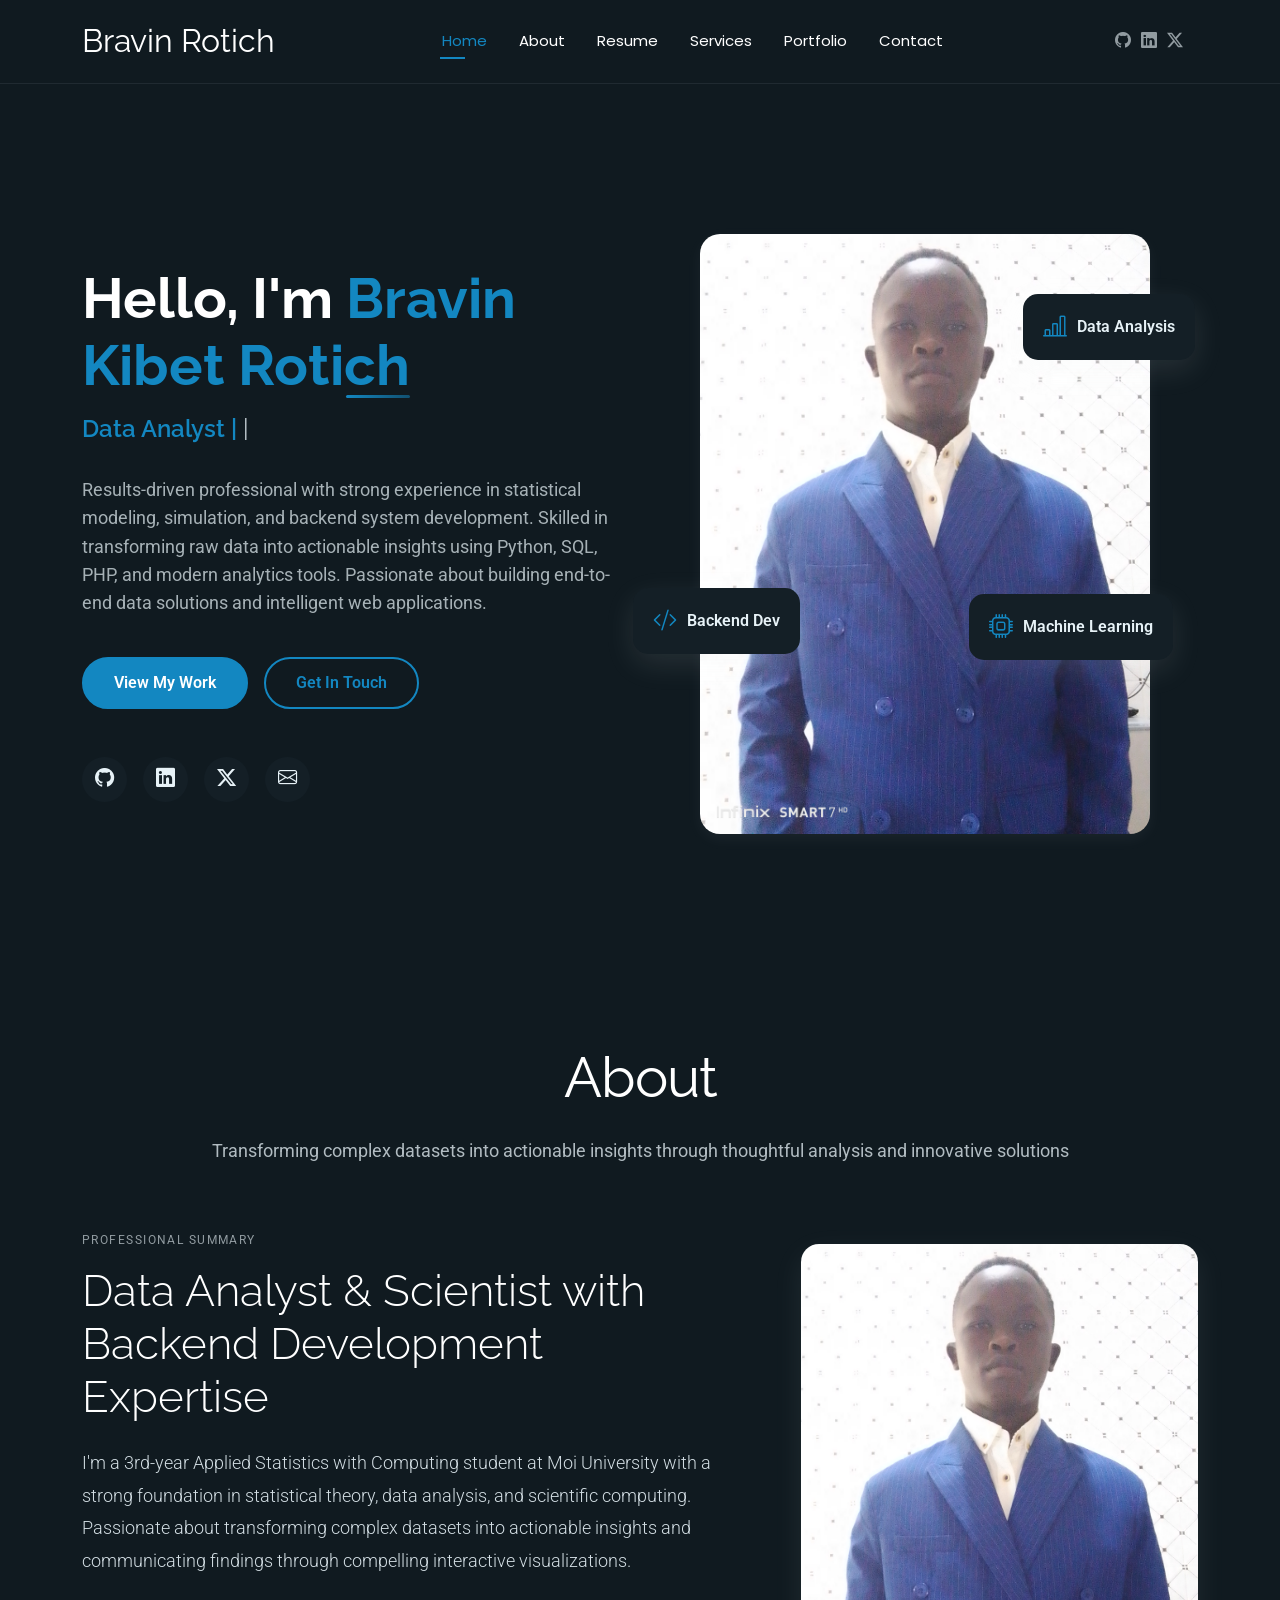
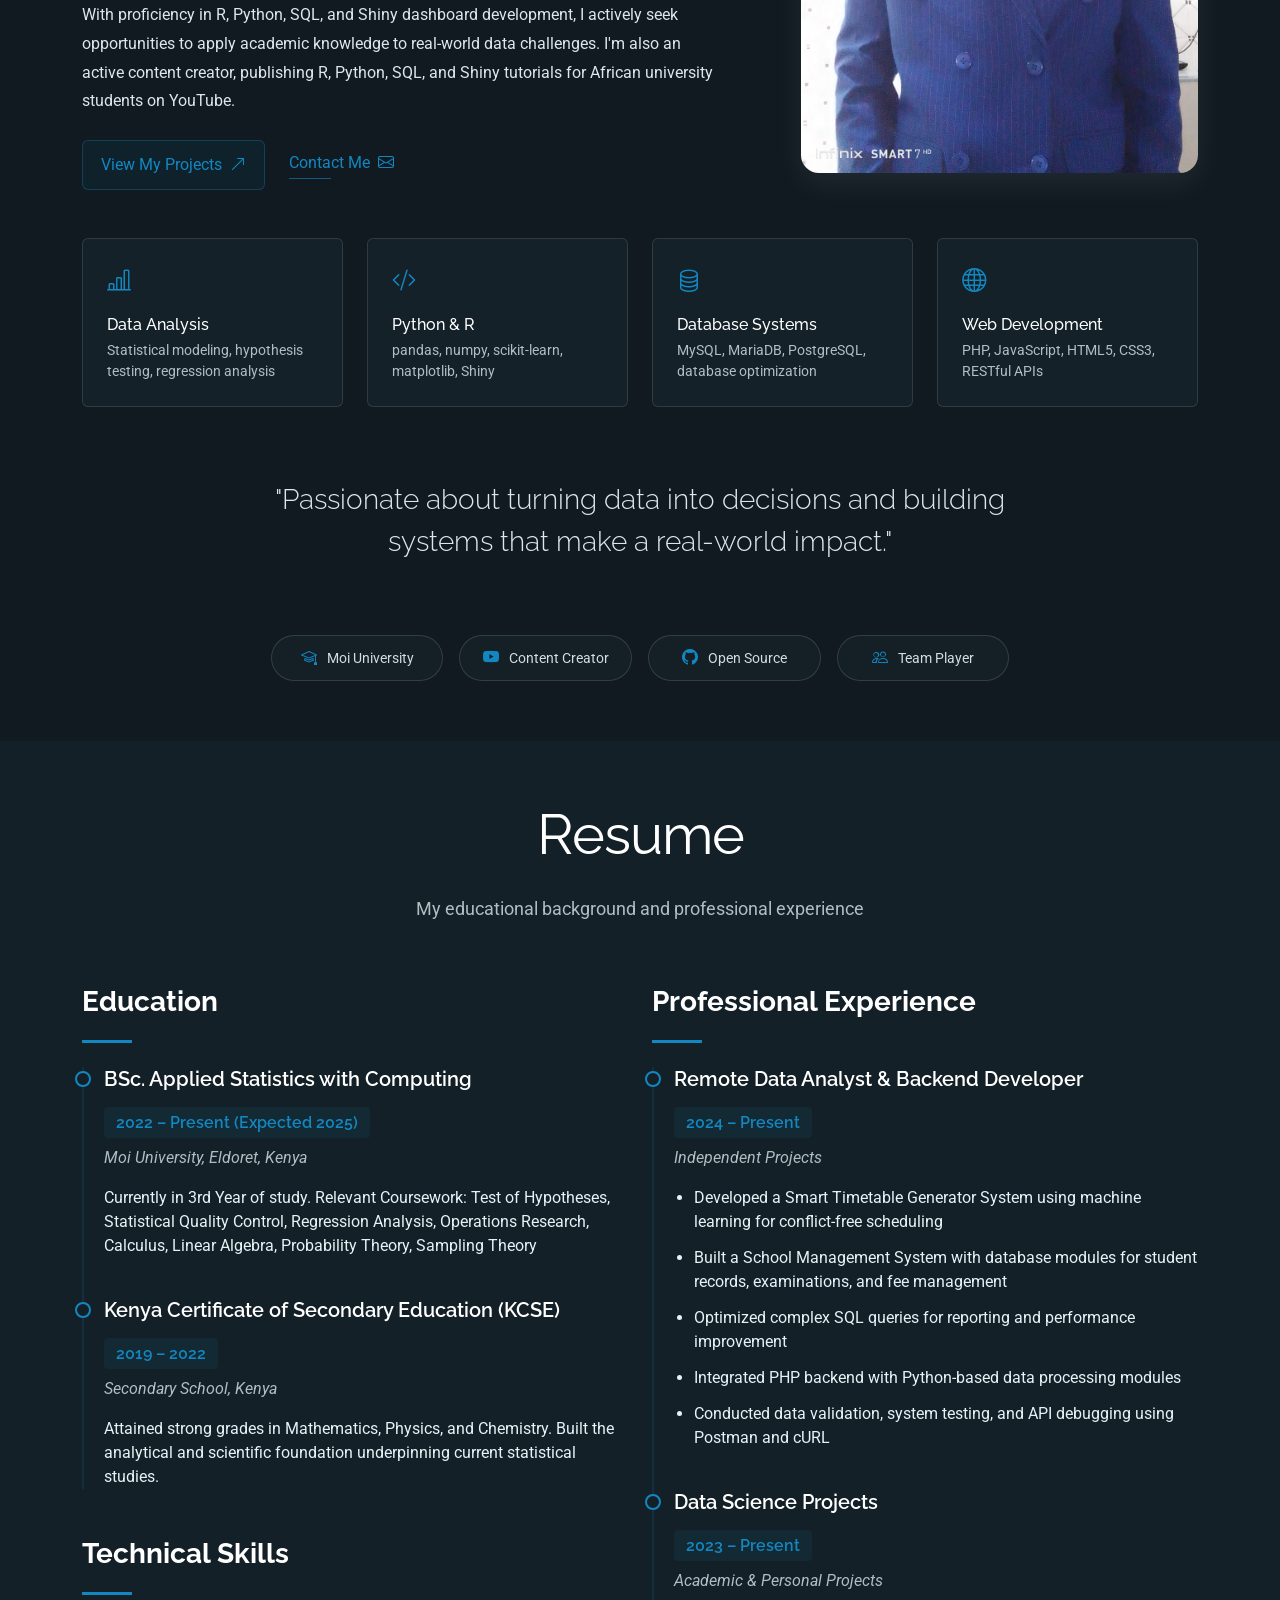
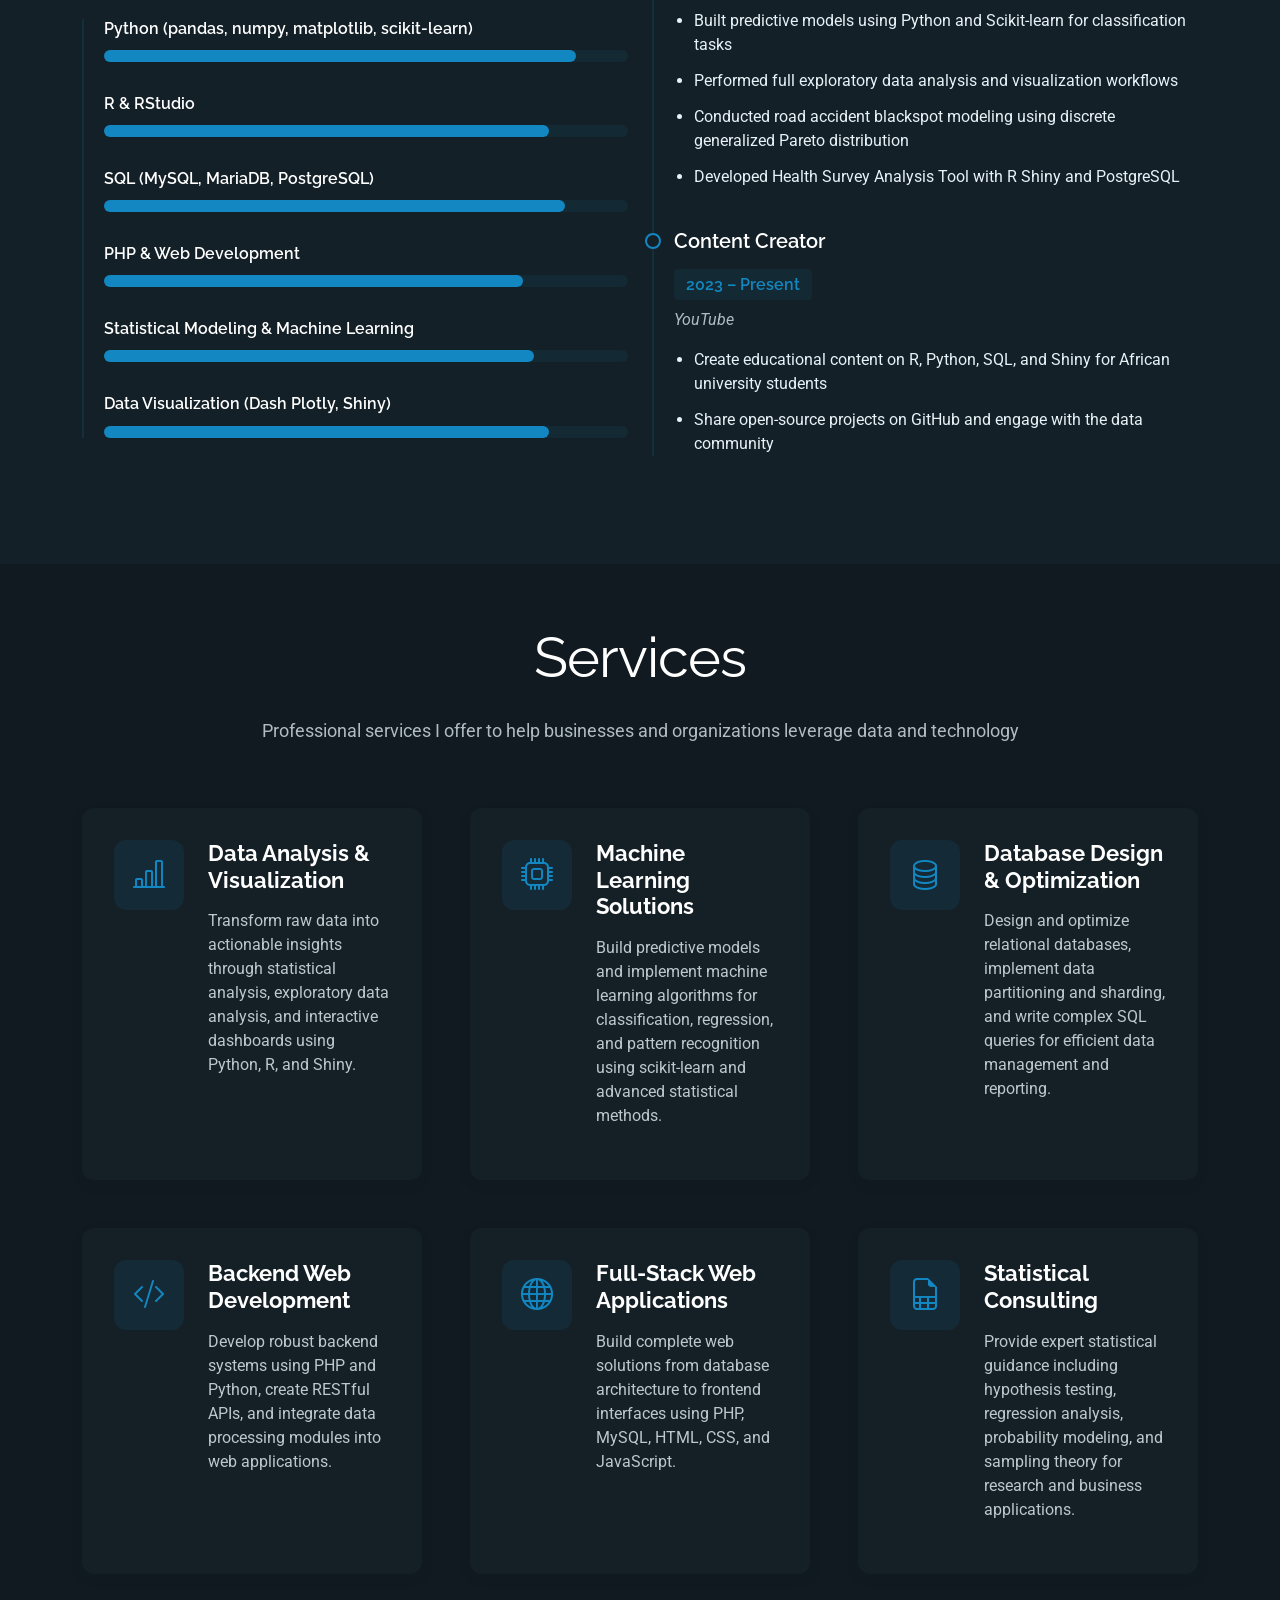
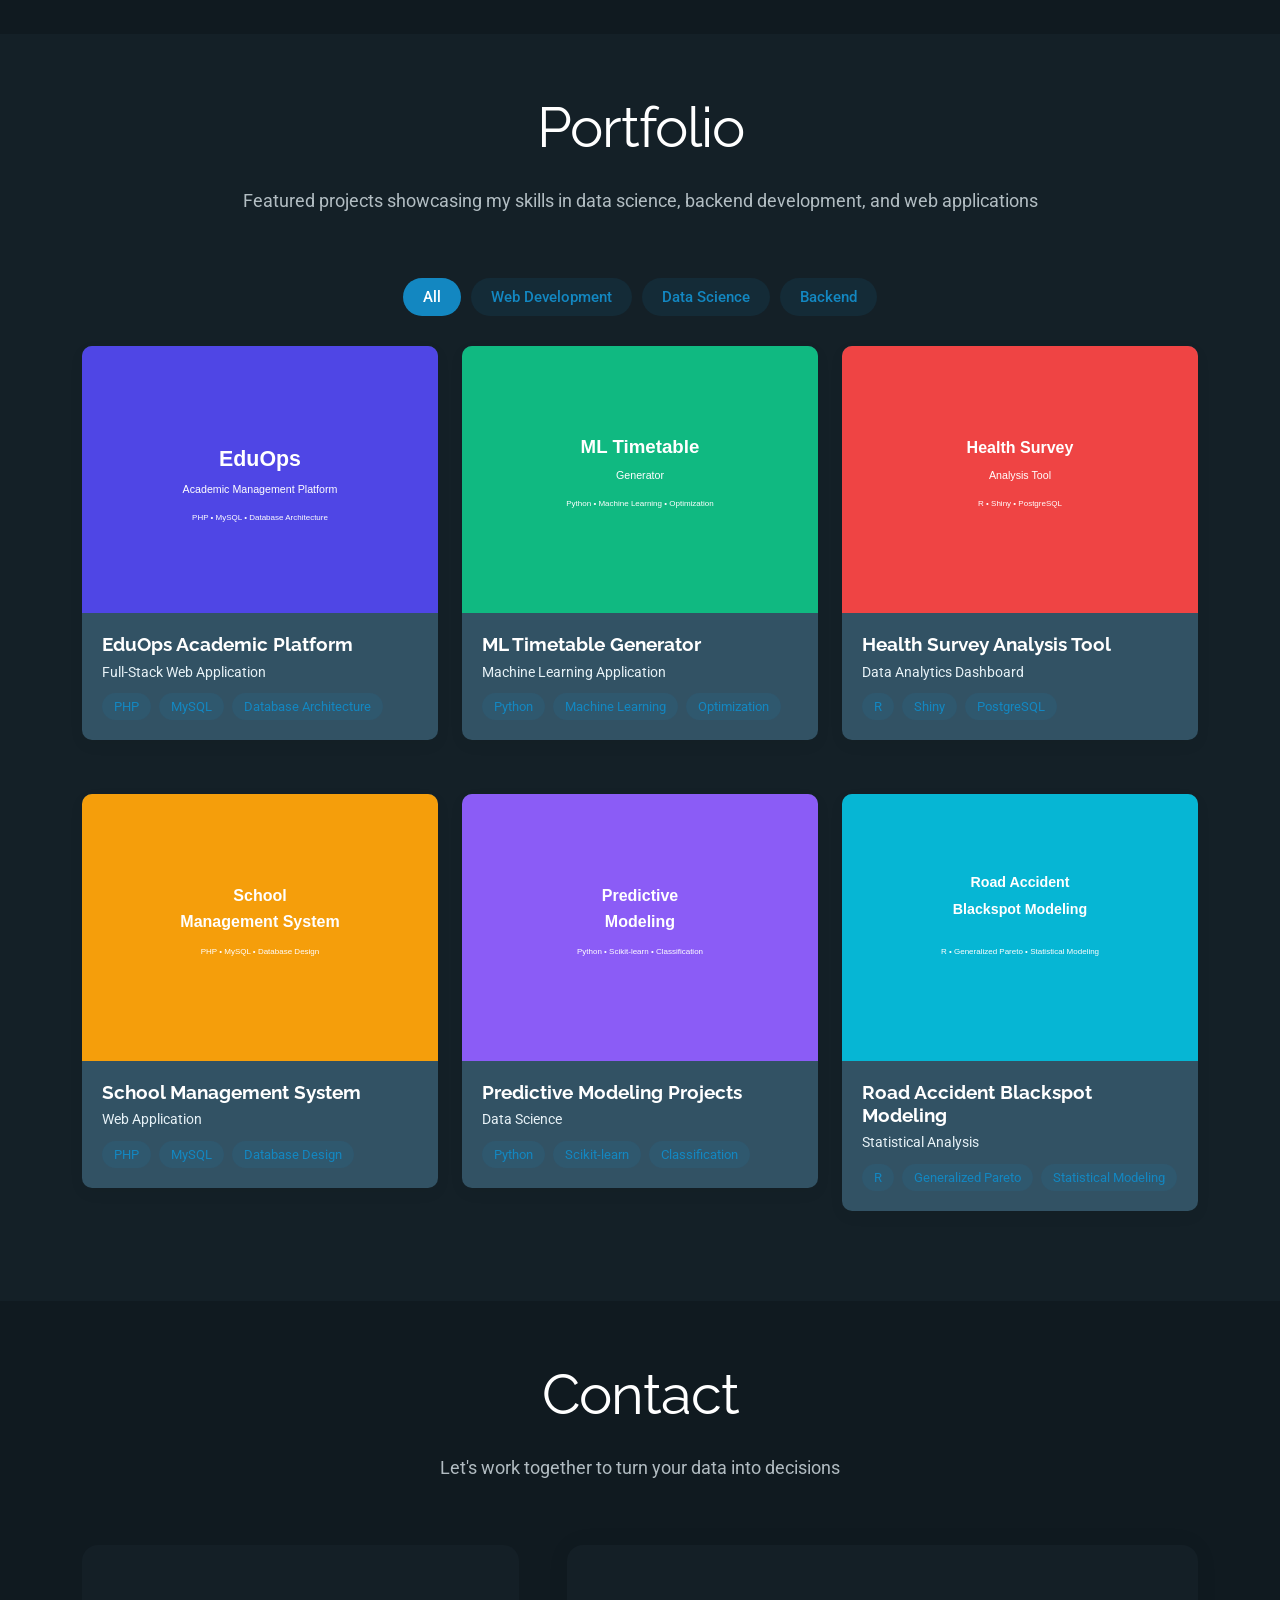
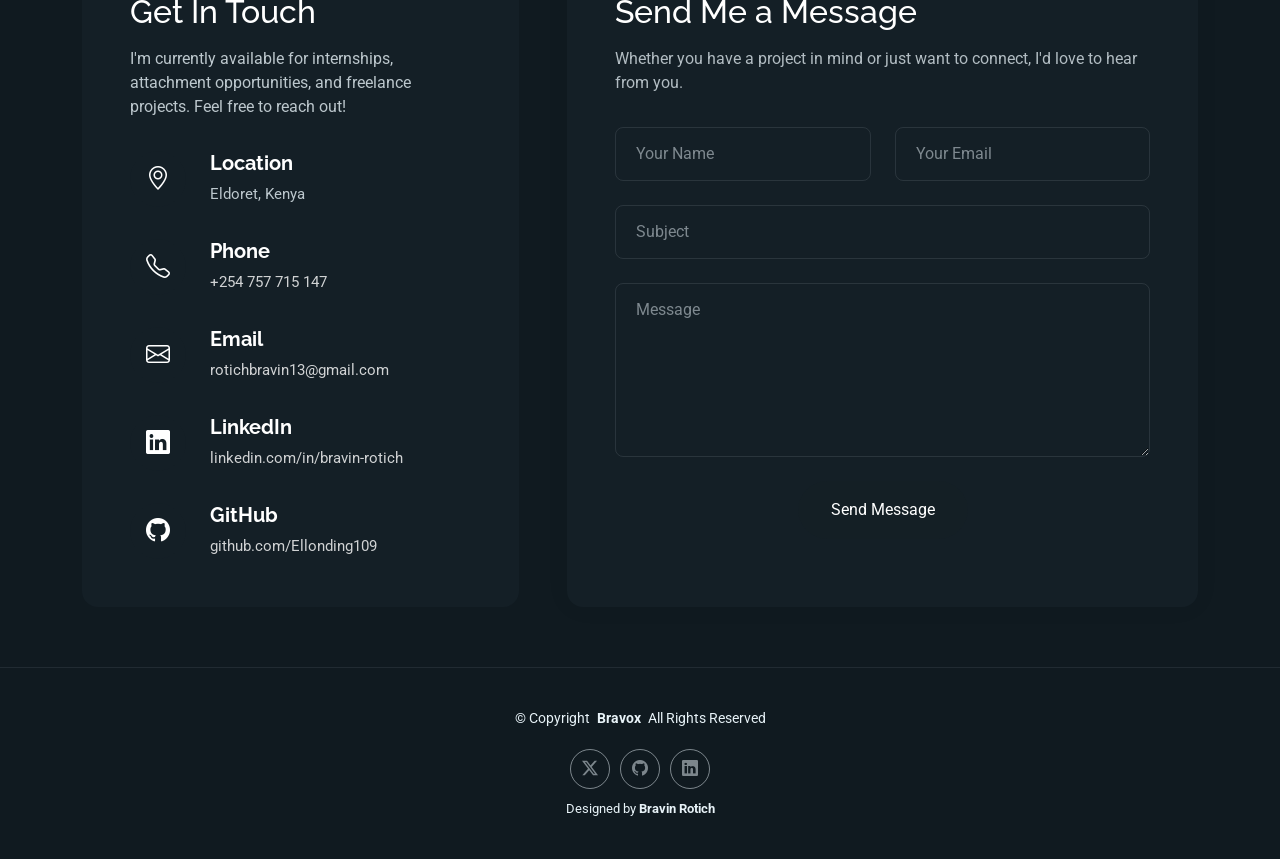
<file: index.html>
<!DOCTYPE html>
<html lang="en">

<head>
  <meta charset="utf-8">
  <meta content="width=device-width, initial-scale=1.0" name="viewport">
  <title>Bravin Kibet Rotich - Data Analyst | Data Scientist | Backend Developer</title>
  <meta name="description" content="Results-driven Data Analyst and Data Science practitioner with expertise in statistical modeling, simulation, and backend system development. Skilled in Python, SQL, PHP, and modern analytics tools.">
  <meta name="keywords" content="Data Analyst, Data Scientist, Backend Developer, Python, SQL, PHP, Machine Learning, Web Development, Moi University">

  <!-- Favicons -->
  <link href="assets/img/favicon.png" rel="icon">
  <link href="assets/img/apple-touch-icon.png" rel="apple-touch-icon">

  <!-- Fonts -->
  <link href="https://fonts.googleapis.com" rel="preconnect">
  <link href="https://fonts.gstatic.com" rel="preconnect" crossorigin>
  <link href="https://fonts.googleapis.com/css2?family=Roboto:ital,wght@0,100;0,300;0,400;0,500;0,700;0,900;1,100;1,300;1,400;1,500;1,700;1,900&family=Poppins:ital,wght@0,100;0,200;0,300;0,400;0,500;0,600;0,700;0,800;0,900;1,100;1,200;1,300;1,400;1,500;1,600;1,700;1,800;1,900&family=Raleway:ital,wght@0,100;0,200;0,300;0,400;0,500;0,600;0,700;0,800;0,900;1,100;1,200;1,300;1,400;1,500;1,600;1,700;1,800;1,900&display=swap" rel="stylesheet">

  <!-- Vendor CSS Files -->
  <link href="assets/vendor/bootstrap/css/bootstrap.min.css" rel="stylesheet">
  <link href="assets/vendor/bootstrap-icons/bootstrap-icons.css" rel="stylesheet">
  <link href="assets/vendor/aos/aos.css" rel="stylesheet">
  <link href="assets/vendor/swiper/swiper-bundle.min.css" rel="stylesheet">
  <link href="assets/vendor/glightbox/css/glightbox.min.css" rel="stylesheet">

  <!-- Main CSS File -->
  <link href="assets/css/main.css" rel="stylesheet">

  <!-- =======================================================
  * Template Name: FolioOne - Personalized for Bravin Rotich
  * Author: Bravin Rotich
  ======================================================== -->
</head>

<body class="index-page">

  <header id="header" class="header d-flex align-items-center light-background sticky-top">
    <div class="container position-relative d-flex align-items-center justify-content-between">

      <a href="#hero" class="logo d-flex align-items-center me-auto me-xl-0">
        <h1 class="sitename">Bravin Rotich</h1>
      </a>

      <nav id="navmenu" class="navmenu">
        <ul>
          <li><a href="#hero" class="active">Home</a></li>
          <li><a href="#about">About</a></li>
          <li><a href="#resume">Resume</a></li>
          <li><a href="#services">Services</a></li>
          <li><a href="#portfolio">Portfolio</a></li>
          <li><a href="#contact">Contact</a></li>
        </ul>
        <i class="mobile-nav-toggle d-xl-none bi bi-list"></i>
      </nav>

      <div class="header-social-links">
        <a href="https://github.com/Ellonding109" class="github" target="_blank"><i class="bi bi-github"></i></a>
        <a href="https://linkedin.com/in/bravin-rotich" class="linkedin" target="_blank"><i class="bi bi-linkedin"></i></a>
        <a href="https://twitter.com/Ellonding109" class="twitter" target="_blank"><i class="bi bi-twitter-x"></i></a>
      </div>

    </div>
  </header>

  <main class="main">

    <!-- Hero Section -->
    <section id="hero" class="hero section">

      <div class="container" data-aos="fade-up" data-aos-delay="100">

        <div class="row gy-4 align-items-center">
          <div class="col-lg-6 order-2 order-lg-1">
            <div class="hero-content">
              <h1 data-aos="fade-up" data-aos-delay="200">Hello, I'm <span class="highlight">Bravin Kibet Rotich</span></h1>
              <h2 data-aos="fade-up" data-aos-delay="300"><span class="typed" data-typed-items="Data Analyst | Data Scientist | Backend Developer | Web Developer"></span></h2>
              <p data-aos="fade-up" data-aos-delay="400">Results-driven professional with strong experience in statistical modeling, simulation, and backend system development. Skilled in transforming raw data into actionable insights using Python, SQL, PHP, and modern analytics tools. Passionate about building end-to-end data solutions and intelligent web applications.</p>
              <div class="hero-actions" data-aos="fade-up" data-aos-delay="500">
                <a href="#portfolio" class="btn btn-primary">View My Work</a>
                <a href="#contact" class="btn btn-outline">Get In Touch</a>
              </div>
              <div class="social-links" data-aos="fade-up" data-aos-delay="600">
                <a href="https://github.com/Ellonding109" target="_blank"><i class="bi bi-github"></i></a>
                <a href="https://linkedin.com/in/bravin-rotich" target="_blank"><i class="bi bi-linkedin"></i></a>
                <a href="https://twitter.com/Ellonding109" target="_blank"><i class="bi bi-twitter-x"></i></a>
                <a href="mailto:rotichbravin13@gmail.com"><i class="bi bi-envelope"></i></a>
              </div>
            </div>
          </div>
          <div class="col-lg-6 order-1 order-lg-2">
            <div class="hero-image" data-aos="zoom-in" data-aos-delay="300">
              <div class="image-wrapper">
                <img src="assets/img/profile/bravox.jpg" alt="Bravin Rotich" class="img-fluid">
                <div class="floating-elements">
                  <div class="floating-card design" data-aos="fade-left" data-aos-delay="700">
                    <i class="bi bi-bar-chart-line"></i>
                    <span>Data Analysis</span>
                  </div>
                  <div class="floating-card code" data-aos="fade-right" data-aos-delay="800">
                    <i class="bi bi-code-slash"></i>
                    <span>Backend Dev</span>
                  </div>
                  <div class="floating-card creativity" data-aos="fade-up" data-aos-delay="900">
                    <i class="bi bi-cpu"></i>
                    <span>Machine Learning</span>
                  </div>
                </div>
              </div>
            </div>
          </div>
        </div>

      </div>

    </section><!-- /Hero Section -->

    <!-- About Section -->
    <section id="about" class="about section">

      <div class="container section-title" data-aos="fade-up">
        <h2>About</h2>
        <p>Transforming complex datasets into actionable insights through thoughtful analysis and innovative solutions</p>
      </div>

      <div class="container" data-aos="fade-up" data-aos-delay="100">

        <div class="row align-items-center justify-content-between gy-5 mb-5">
          <div class="col-lg-7" data-aos="fade-right" data-aos-delay="150">
            <div class="intro-content">
              <span class="eyebrow">Professional Summary</span>
              <h2 class="headline">Data Analyst & Scientist with Backend Development Expertise</h2>
              <p class="lead">
                I'm a 3rd-year Applied Statistics with Computing student at Moi University with a strong foundation in statistical theory, data analysis, and scientific computing. Passionate about transforming complex datasets into actionable insights and communicating findings through compelling interactive visualizations.
              </p>
              <p>
                With proficiency in R, Python, SQL, and Shiny dashboard development, I actively seek opportunities to apply academic knowledge to real-world data challenges. I'm also an active content creator, publishing R, Python, SQL, and Shiny tutorials for African university students on YouTube.
              </p>

              <div class="cta-group">
                <a href="#portfolio" class="btn-ghost">
                  View My Projects <i class="bi bi-arrow-up-right"></i>
                </a>
                <a href="#contact" class="link-underline">
                  Contact Me <i class="bi bi-envelope"></i>
                </a>
              </div>
            </div>
          </div>

          <div class="col-lg-5" data-aos="zoom-in" data-aos-delay="250">
            <figure class="profile-figure text-center text-lg-end">
              <img src="assets/img/profile/bravox.jpg" alt="Bravin Rotich" class="img-fluid profile-photo">
            </figure>
          </div>
        </div>

        <!-- Skills Grid -->
        <div class="mb-5">
          <div class="row g-4">
            <div class="col-6 col-md-3 col-lg-3" data-aos="fade-up" data-aos-delay="120">
              <div class="skill-item">
                <i class="bi bi-bar-chart-line"></i>
                <h3>Data Analysis</h3>
                <p>Statistical modeling, hypothesis testing, regression analysis</p>
              </div>
            </div>
            <div class="col-6 col-md-3 col-lg-3" data-aos="fade-up" data-aos-delay="180">
              <div class="skill-item">
                <i class="bi bi-code-slash"></i>
                <h3>Python & R</h3>
                <p>pandas, numpy, scikit-learn, matplotlib, Shiny</p>
              </div>
            </div>
            <div class="col-6 col-md-3 col-lg-3" data-aos="fade-up" data-aos-delay="240">
              <div class="skill-item">
                <i class="bi bi-database"></i>
                <h3>Database Systems</h3>
                <p>MySQL, MariaDB, PostgreSQL, database optimization</p>
              </div>
            </div>
            <div class="col-6 col-md-3 col-lg-3" data-aos="fade-up" data-aos-delay="300">
              <div class="skill-item">
                <i class="bi bi-globe"></i>
                <h3>Web Development</h3>
                <p>PHP, JavaScript, HTML5, CSS3, RESTful APIs</p>
              </div>
            </div>
          </div>
        </div>

        <!-- Quote -->
        <blockquote class="personal-quote text-center mb-5" data-aos="fade-down" data-aos-delay="200">
          <p>"Passionate about turning data into decisions and building systems that make a real-world impact."</p>
        </blockquote>

        <!-- Fun Facts -->
        <div class="row g-3 justify-content-center">
          <div class="col-6 col-md-3 col-lg-2" data-aos="zoom-in" data-aos-delay="120">
            <div class="fact-pill">
              <i class="bi bi-mortarboard"></i>
              <span>Moi University</span>
            </div>
          </div>
          <div class="col-6 col-md-3 col-lg-2" data-aos="zoom-in" data-aos-delay="160">
            <div class="fact-pill">
              <i class="bi bi-youtube"></i>
              <span>Content Creator</span>
            </div>
          </div>
          <div class="col-6 col-md-3 col-lg-2" data-aos="zoom-in" data-aos-delay="200">
            <div class="fact-pill">
              <i class="bi bi-github"></i>
              <span>Open Source</span>
            </div>
          </div>
          <div class="col-6 col-md-3 col-lg-2" data-aos="zoom-in" data-aos-delay="240">
            <div class="fact-pill">
              <i class="bi bi-people"></i>
              <span>Team Player</span>
            </div>
          </div>
        </div>

      </div>

    </section><!-- /About Section -->

    <!-- Resume Section -->
    <section id="resume" class="resume section light-background">

      <div class="container section-title" data-aos="fade-up">
        <h2>Resume</h2>
        <p>My educational background and professional experience</p>
      </div>

      <div class="container" data-aos="fade-up" data-aos-delay="100">

        <div class="row">
          <div class="col-lg-6">

            <!-- Education Section -->
            <div class="resume-item" data-aos="fade-up">
              <h3 class="resume-title">Education</h3>

              <div class="resume-content">
                <article class="education-item">
                  <h4>BSc. Applied Statistics with Computing</h4>
                  <h5>2022 – Present (Expected 2025)</h5>
                  <p class="institution"><em>Moi University, Eldoret, Kenya</em></p>
                  <p>Currently in 3rd Year of study. Relevant Coursework: Test of Hypotheses, Statistical Quality Control, Regression Analysis, Operations Research, Calculus, Linear Algebra, Probability Theory, Sampling Theory</p>
                </article>

                <article class="education-item">
                  <h4>Kenya Certificate of Secondary Education (KCSE)</h4>
                  <h5>2019 – 2022</h5>
                  <p class="institution"><em>Secondary School, Kenya</em></p>
                  <p>Attained strong grades in Mathematics, Physics, and Chemistry. Built the analytical and scientific foundation underpinning current statistical studies.</p>
                </article>
              </div>
            </div>

            <!-- Technical Skills Section -->
            <div class="resume-item skills-animation" data-aos="fade-up">
              <h3 class="resume-title">Technical Skills</h3>

              <div class="resume-content">
                <div class="skill-item">
                  <h4>Python (pandas, numpy, matplotlib, scikit-learn)</h4>
                  <div class="progress">
                    <div class="progress-bar" style="width: 90%"></div>
                  </div>
                </div>

                <div class="skill-item">
                  <h4>R & RStudio</h4>
                  <div class="progress">
                    <div class="progress-bar" style="width: 85%"></div>
                  </div>
                </div>

                <div class="skill-item">
                  <h4>SQL (MySQL, MariaDB, PostgreSQL)</h4>
                  <div class="progress">
                    <div class="progress-bar" style="width: 88%"></div>
                  </div>
                </div>

                <div class="skill-item">
                  <h4>PHP & Web Development</h4>
                  <div class="progress">
                    <div class="progress-bar" style="width: 80%"></div>
                  </div>
                </div>

                <div class="skill-item">
                  <h4>Statistical Modeling & Machine Learning</h4>
                  <div class="progress">
                    <div class="progress-bar" style="width: 82%"></div>
                  </div>
                </div>

                <div class="skill-item">
                  <h4>Data Visualization (Dash Plotly, Shiny)</h4>
                  <div class="progress">
                    <div class="progress-bar" style="width: 85%"></div>
                  </div>
                </div>
              </div>
            </div>
          </div>

          <div class="col-lg-6">
            <!-- Experience Section -->
            <div class="resume-item" data-aos="fade-up" data-aos-delay="100">
              <h3 class="resume-title">Professional Experience</h3>

              <div class="resume-content">
                <article class="experience-item">
                  <h4>Remote Data Analyst & Backend Developer</h4>
                  <h5>2024 – Present</h5>
                  <p class="company"><em>Independent Projects</em></p>
                  <ul>
                    <li>Developed a Smart Timetable Generator System using machine learning for conflict-free scheduling</li>
                    <li>Built a School Management System with database modules for student records, examinations, and fee management</li>
                    <li>Optimized complex SQL queries for reporting and performance improvement</li>
                    <li>Integrated PHP backend with Python-based data processing modules</li>
                    <li>Conducted data validation, system testing, and API debugging using Postman and cURL</li>
                  </ul>
                </article>

                <article class="experience-item">
                  <h4>Data Science Projects</h4>
                  <h5>2023 – Present</h5>
                  <p class="company"><em>Academic & Personal Projects</em></p>
                  <ul>
                    <li>Built predictive models using Python and Scikit-learn for classification tasks</li>
                    <li>Performed full exploratory data analysis and visualization workflows</li>
                    <li>Conducted road accident blackspot modeling using discrete generalized Pareto distribution</li>
                    <li>Developed Health Survey Analysis Tool with R Shiny and PostgreSQL</li>
                  </ul>
                </article>

                <article class="experience-item">
                  <h4>Content Creator</h4>
                  <h5>2023 – Present</h5>
                  <p class="company"><em>YouTube</em></p>
                  <ul>
                    <li>Create educational content on R, Python, SQL, and Shiny for African university students</li>
                    <li>Share open-source projects on GitHub and engage with the data community</li>
                  </ul>
                </article>
              </div>
            </div>
          </div>
        </div>

      </div>

    </section><!-- /Resume Section -->

    <!-- Services Section -->
    <section id="services" class="services section">

      <div class="container section-title" data-aos="fade-up">
        <h2>Services</h2>
        <p>Professional services I offer to help businesses and organizations leverage data and technology</p>
      </div>

      <div class="container" data-aos="fade-up" data-aos-delay="100">

        <div class="row justify-content-center g-5">

          <div class="col-md-6 col-lg-4" data-aos="fade-right" data-aos-delay="100">
            <div class="service-item">
              <div class="service-icon">
                <i class="bi bi-bar-chart-line"></i>
              </div>
              <div class="service-content">
                <h3>Data Analysis & Visualization</h3>
                <p>Transform raw data into actionable insights through statistical analysis, exploratory data analysis, and interactive dashboards using Python, R, and Shiny.</p>
              </div>
            </div>
          </div>

          <div class="col-md-6 col-lg-4" data-aos="fade-left" data-aos-delay="100">
            <div class="service-item">
              <div class="service-icon">
                <i class="bi bi-cpu"></i>
              </div>
              <div class="service-content">
                <h3>Machine Learning Solutions</h3>
                <p>Build predictive models and implement machine learning algorithms for classification, regression, and pattern recognition using scikit-learn and advanced statistical methods.</p>
              </div>
            </div>
          </div>

          <div class="col-md-6 col-lg-4" data-aos="fade-right" data-aos-delay="200">
            <div class="service-item">
              <div class="service-icon">
                <i class="bi bi-database"></i>
              </div>
              <div class="service-content">
                <h3>Database Design & Optimization</h3>
                <p>Design and optimize relational databases, implement data partitioning and sharding, and write complex SQL queries for efficient data management and reporting.</p>
              </div>
            </div>
          </div>

          <div class="col-md-6 col-lg-4" data-aos="fade-left" data-aos-delay="200">
            <div class="service-item">
              <div class="service-icon">
                <i class="bi bi-code-slash"></i>
              </div>
              <div class="service-content">
                <h3>Backend Web Development</h3>
                <p>Develop robust backend systems using PHP and Python, create RESTful APIs, and integrate data processing modules into web applications.</p>
              </div>
            </div>
          </div>

          <div class="col-md-6 col-lg-4" data-aos="fade-right" data-aos-delay="300">
            <div class="service-item">
              <div class="service-icon">
                <i class="bi bi-globe"></i>
              </div>
              <div class="service-content">
                <h3>Full-Stack Web Applications</h3>
                <p>Build complete web solutions from database architecture to frontend interfaces using PHP, MySQL, HTML, CSS, and JavaScript.</p>
              </div>
            </div>
          </div>

          <div class="col-md-6 col-lg-4" data-aos="fade-left" data-aos-delay="300">
            <div class="service-item">
              <div class="service-icon">
                <i class="bi bi-file-earmark-spreadsheet"></i>
              </div>
              <div class="service-content">
                <h3>Statistical Consulting</h3>
                <p>Provide expert statistical guidance including hypothesis testing, regression analysis, probability modeling, and sampling theory for research and business applications.</p>
              </div>
            </div>
          </div>

        </div>

      </div>

    </section><!-- /Services Section -->

    <!-- Portfolio Section -->
    <section id="portfolio" class="portfolio section light-background">

      <div class="container section-title" data-aos="fade-up">
        <h2>Portfolio</h2>
        <p>Featured projects showcasing my skills in data science, backend development, and web applications</p>
      </div>

      <div class="container" data-aos="fade-up" data-aos-delay="100">

        <div class="isotope-layout" data-default-filter="*" data-layout="masonry" data-sort="original-order">
          <ul class="portfolio-filters isotope-filters" data-aos="fade-up" data-aos-delay="200">
            <li data-filter="*" class="filter-active">All</li>
            <li data-filter=".filter-web">Web Development</li>
            <li data-filter=".filter-data">Data Science</li>
            <li data-filter=".filter-backend">Backend</li>
          </ul>

          <div class="row gy-4 isotope-container" data-aos="fade-up" data-aos-delay="300">
            
            <!-- Project 1: EduOps -->
            <div class="col-lg-4 col-md-6 portfolio-item isotope-item filter-web filter-backend">
              <div class="portfolio-card">
                <div class="portfolio-img">
                  <img src="assets/img/portfolio/eduops.svg" alt="EduOps Platform" class="img-fluid">
                  <div class="portfolio-overlay">
                    <a href="https://smarteduops.com/" target="_blank" class="portfolio-details-link"><i class="bi bi-link"></i></a>
                  </div>
                </div>
                <div class="portfolio-info">
                  <h4>EduOps Academic Platform</h4>
                  <p>Full-Stack Web Application</p>
                  <div class="portfolio-tags">
                    <span>PHP</span>
                    <span>MySQL</span>
                    <span>Database Architecture</span>
                  </div>
                </div>
              </div>
            </div>

            <!-- Project 2: Timetable Generator -->
            <div class="col-lg-4 col-md-6 portfolio-item isotope-item filter-data filter-backend">
              <div class="portfolio-card">
                <div class="portfolio-img">
                  <img src="assets/img/portfolio/timetable.svg" alt="Timetable Generator" class="img-fluid">
                  <div class="portfolio-overlay">
                    <a href="https://github.com/Ellonding109/timetableGenerator" target="_blank" class="portfolio-details-link"><i class="bi bi-link"></i></a>
                  </div>
                </div>
                <div class="portfolio-info">
                  <h4>ML Timetable Generator</h4>
                  <p>Machine Learning Application</p>
                  <div class="portfolio-tags">
                    <span>Python</span>
                    <span>Machine Learning</span>
                    <span>Optimization</span>
                  </div>
                </div>
              </div>
            </div>

            <!-- Project 3: Health Survey Analysis -->
            <div class="col-lg-4 col-md-6 portfolio-item isotope-item filter-data">
              <div class="portfolio-card">
                <div class="portfolio-img">
                  <img src="assets/img/portfolio/health-survey.svg" alt="Health Survey Analysis" class="img-fluid">
                  <div class="portfolio-overlay">
                    <a href="#" class="portfolio-details-link"><i class="bi bi-link"></i></a>
                  </div>
                </div>
                <div class="portfolio-info">
                  <h4>Health Survey Analysis Tool</h4>
                  <p>Data Analytics Dashboard</p>
                  <div class="portfolio-tags">
                    <span>R</span>
                    <span>Shiny</span>
                    <span>PostgreSQL</span>
                  </div>
                </div>
              </div>
            </div>

            <!-- Project 4: School Management System -->
            <div class="col-lg-4 col-md-6 portfolio-item isotope-item filter-web filter-backend">
              <div class="portfolio-card">
                <div class="portfolio-img">
                  <img src="assets/img/portfolio/school-mgmt.svg" alt="School Management System" class="img-fluid">
                  <div class="portfolio-overlay">
                    <a href="#" class="portfolio-details-link"><i class="bi bi-link"></i></a>
                  </div>
                </div>
                <div class="portfolio-info">
                  <h4>School Management System</h4>
                  <p>Web Application</p>
                  <div class="portfolio-tags">
                    <span>PHP</span>
                    <span>MySQL</span>
                    <span>Database Design</span>
                  </div>
                </div>
              </div>
            </div>

            <!-- Project 5: Predictive Models -->
            <div class="col-lg-4 col-md-6 portfolio-item isotope-item filter-data">
              <div class="portfolio-card">
                <div class="portfolio-img">
                  <img src="assets/img/portfolio/predictive.svg" alt="Predictive Modeling" class="img-fluid">
                  <div class="portfolio-overlay">
                    <a href="#" class="portfolio-details-link"><i class="bi bi-link"></i></a>
                  </div>
                </div>
                <div class="portfolio-info">
                  <h4>Predictive Modeling Projects</h4>
                  <p>Data Science</p>
                  <div class="portfolio-tags">
                    <span>Python</span>
                    <span>Scikit-learn</span>
                    <span>Classification</span>
                  </div>
                </div>
              </div>
            </div>

            <!-- Project 6: Road Accident Analysis -->
            <div class="col-lg-4 col-md-6 portfolio-item isotope-item filter-data">
              <div class="portfolio-card">
                <div class="portfolio-img">
                  <img src="assets/img/portfolio/accident-analysis.svg" alt="Road Accident Analysis" class="img-fluid">
                  <div class="portfolio-overlay">
                    <a href="#" class="portfolio-details-link"><i class="bi bi-link"></i></a>
                  </div>
                </div>
                <div class="portfolio-info">
                  <h4>Road Accident Blackspot Modeling</h4>
                  <p>Statistical Analysis</p>
                  <div class="portfolio-tags">
                    <span>R</span>
                    <span>Generalized Pareto</span>
                    <span>Statistical Modeling</span>
                  </div>
                </div>
              </div>
            </div>

          </div>

        </div>

      </div>

    </section><!-- /Portfolio Section -->

    <!-- Contact Section -->
    <section id="contact" class="contact section">

      <div class="container section-title" data-aos="fade-up">
        <h2>Contact</h2>
        <p>Let's work together to turn your data into decisions</p>
      </div>

      <div class="container" data-aos="fade-up" data-aos-delay="100">

        <div class="row g-4 g-lg-5">
          <div class="col-lg-5">
            <div class="info-box" data-aos="fade-up" data-aos-delay="200">
              <h3>Get In Touch</h3>
              <p>I'm currently available for internships, attachment opportunities, and freelance projects. Feel free to reach out!</p>

              <div class="info-item" data-aos="fade-up" data-aos-delay="300">
                <div class="icon-box">
                  <i class="bi bi-geo-alt"></i>
                </div>
                <div class="content">
                  <h4>Location</h4>
                  <p>Eldoret, Kenya</p>
                </div>
              </div>

              <div class="info-item" data-aos="fade-up" data-aos-delay="400">
                <div class="icon-box">
                  <i class="bi bi-telephone"></i>
                </div>
                <div class="content">
                  <h4>Phone</h4>
                  <p><a href="tel:+254757715147">+254 757 715 147</a></p>
                </div>
              </div>

              <div class="info-item" data-aos="fade-up" data-aos-delay="500">
                <div class="icon-box">
                  <i class="bi bi-envelope"></i>
                </div>
                <div class="content">
                  <h4>Email</h4>
                  <p><a href="mailto:rotichbravin13@gmail.com">rotichbravin13@gmail.com</a></p>
                </div>
              </div>

              <div class="info-item" data-aos="fade-up" data-aos-delay="600">
                <div class="icon-box">
                  <i class="bi bi-linkedin"></i>
                </div>
                <div class="content">
                  <h4>LinkedIn</h4>
                  <p><a href="https://linkedin.com/in/bravin-rotich" target="_blank">linkedin.com/in/bravin-rotich</a></p>
                </div>
              </div>

              <div class="info-item" data-aos="fade-up" data-aos-delay="700">
                <div class="icon-box">
                  <i class="bi bi-github"></i>
                </div>
                <div class="content">
                  <h4>GitHub</h4>
                  <p><a href="https://github.com/Ellonding109" target="_blank">github.com/Ellonding109</a></p>
                </div>
              </div>
            </div>
          </div>

          <div class="col-lg-7">
            <div class="contact-form" data-aos="fade-up" data-aos-delay="300">
              <h3>Send Me a Message</h3>
              <p>Whether you have a project in mind or just want to connect, I'd love to hear from you.</p>

              <form action="forms/contact.php" method="post" class="php-email-form" data-aos="fade-up" data-aos-delay="400">
                <div class="row gy-4">

                  <div class="col-md-6">
                    <input type="text" name="name" class="form-control" placeholder="Your Name" required>
                  </div>

                  <div class="col-md-6">
                    <input type="email" class="form-control" name="email" placeholder="Your Email" required>
                  </div>

                  <div class="col-12">
                    <input type="text" class="form-control" name="subject" placeholder="Subject" required>
                  </div>

                  <div class="col-12">
                    <textarea class="form-control" name="message" rows="6" placeholder="Message" required></textarea>
                  </div>

                  <div class="col-12 text-center">
                    <div class="loading">Loading</div>
                    <div class="error-message"></div>
                    <div class="sent-message">Your message has been sent. Thank you!</div>

                    <button type="submit" class="btn">Send Message</button>
                  </div>

                </div>
              </form>

            </div>
          </div>

        </div>

      </div>

    </section><!-- /Contact Section -->

  </main>

  <footer id="footer" class="footer">

    <div class="container">
      <div class="copyright text-center ">
        <p>© <span>Copyright</span> <strong class="px-1 sitename">Bravox</strong> <span>All Rights Reserved</span></p>
      </div>
      <div class="social-links d-flex justify-content-center">
        <a href="https://twitter.com/Ellonding109" target="_blank"><i class="bi bi-twitter-x"></i></a>
        <a href="https://github.com/Ellonding109" target="_blank"><i class="bi bi-github"></i></a>
        <a href="https://linkedin.com/in/bravin-rotich" target="_blank"><i class="bi bi-linkedin"></i></a>
      </div>
      <div class="credits">
        Designed by <strong>Bravin Rotich</strong>
      </div>
    </div>

  </footer>

  <!-- Scroll Top -->
  <a href="#" id="scroll-top" class="scroll-top d-flex align-items-center justify-content-center"><i class="bi bi-arrow-up-short"></i></a>

  <!-- Preloader -->
  <div id="preloader"></div>

  <!-- Vendor JS Files -->
  <script src="assets/vendor/bootstrap/js/bootstrap.bundle.min.js"></script>
  <script src="assets/vendor/php-email-form/validate.js"></script>
  <script src="assets/vendor/aos/aos.js"></script>
  <script src="assets/vendor/typed.js/typed.umd.js"></script>
  <script src="assets/vendor/waypoints/noframework.waypoints.js"></script>
  <script src="assets/vendor/purecounter/purecounter_vanilla.js"></script>
  <script src="assets/vendor/swiper/swiper-bundle.min.js"></script>
  <script src="assets/vendor/imagesloaded/imagesloaded.pkgd.min.js"></script>
  <script src="assets/vendor/isotope-layout/isotope.pkgd.min.js"></script>
  <script src="assets/vendor/glightbox/js/glightbox.min.js"></script>

  <!-- Main JS File -->
  <script src="assets/js/main.js"></script>
  
  <!-- Smooth Scroll Script -->
  <script>
    // Smooth scroll for anchor links
    document.querySelectorAll('a[href^="#"]').forEach(anchor => {
      anchor.addEventListener('click', function (e) {
        const href = this.getAttribute('href');
        if (href !== '#' && href.length > 1) {
          const target = document.querySelector(href);
          if (target) {
            e.preventDefault();
            target.scrollIntoView({
              behavior: 'smooth',
              block: 'start'
            });
            // Update active nav link
            document.querySelectorAll('.navmenu a').forEach(link => {
              link.classList.remove('active');
            });
            this.classList.add('active');
          }
        }
      });
    });
    
    // Update active nav on scroll
    window.addEventListener('scroll', () => {
      const sections = document.querySelectorAll('section[id]');
      const scrollY = window.pageYOffset;

      sections.forEach(current => {
        const sectionHeight = current.offsetHeight;
        const sectionTop = current.offsetTop - 100;
        const sectionId = current.getAttribute('id');

        if (scrollY > sectionTop && scrollY <= sectionTop + sectionHeight) {
          document.querySelectorAll('.navmenu a').forEach(link => {
            link.classList.remove('active');
            if (link.getAttribute('href') === '#' + sectionId) {
              link.classList.add('active');
            }
          });
        }
      });
    });
    
    // Contact Form Handler
    const contactForm = document.querySelector('.php-email-form');
    if (contactForm) {
      // Add honeypot fields (hidden from users, visible to bots)
      const honeypotDiv = document.createElement('div');
      honeypotDiv.style.display = 'none';
      honeypotDiv.style.position = 'absolute';
      honeypotDiv.style.left = '-9999px';
      honeypotDiv.innerHTML = `
        <input type="text" name="website_url" tabindex="-1" autocomplete="off">
        <input type="text" name="phone" tabindex="-1" autocomplete="off">
      `;
      contactForm.appendChild(honeypotDiv);

      contactForm.addEventListener('submit', function(e) {
        e.preventDefault();

        const form = this;
        const loading = form.querySelector('.loading');
        const errorMessage = form.querySelector('.error-message');
        const sentMessage = form.querySelector('.sent-message');
        const submitBtn = form.querySelector('button[type="submit"]');

        // Hide previous messages
        loading.style.display = 'none';
        errorMessage.style.display = 'none';
        sentMessage.style.display = 'none';

        // Show loading
        loading.style.display = 'block';
        submitBtn.disabled = true;
        submitBtn.innerHTML = '<i class="bi bi-hourglass-split"></i> Sending...';

        const formData = new FormData(form);

        fetch('forms/contact.php', {
          method: 'POST',
          body: formData,
          headers: {
            'X-Requested-With': 'XMLHttpRequest'
          }
        })
        .then(response => {
          if (!response.ok) {
            throw new Error('Network response was not ok: ' + response.status);
          }
          return response.json();
        })
        .then(data => {
          loading.style.display = 'none';
          submitBtn.disabled = false;
          submitBtn.innerHTML = 'Send Message';

          if (data.success) {
            sentMessage.textContent = data.message;
            sentMessage.style.display = 'block';
            form.reset();
            
            // If fallback mode, show direct email
            if (data.fallback && data.direct_email) {
              sentMessage.innerHTML += '<br><br><strong>Or email me directly:</strong> <a href="mailto:' + data.direct_email + '">' + data.direct_email + '</a>';
            }
          } else {
            errorMessage.textContent = data.message;
            errorMessage.style.display = 'block';
          }
        })
        .catch(error => {
          loading.style.display = 'none';
          submitBtn.disabled = false;
          submitBtn.innerHTML = 'Send Message';
          
          let errorMsg = 'Oops! Something went wrong. ';
          
          // Check if it's a network error
          if (error.message.includes('500')) {
            errorMsg += 'Server error. Please try again later.';
          } else if (error.message.includes('405')) {
            errorMsg += 'Method not allowed.';
          } else if (error.message.includes('429')) {
            errorMsg += 'Too many attempts. Please wait a moment.';
          } else {
            errorMsg += 'Please try again later or contact me directly at rotichbravin13@gmail.com';
          }
          
          errorMessage.textContent = errorMsg;
          errorMessage.style.display = 'block';
          console.error('Contact form error:', error);
        });
      });
    }
  </script>

</body>

</html>
</file>
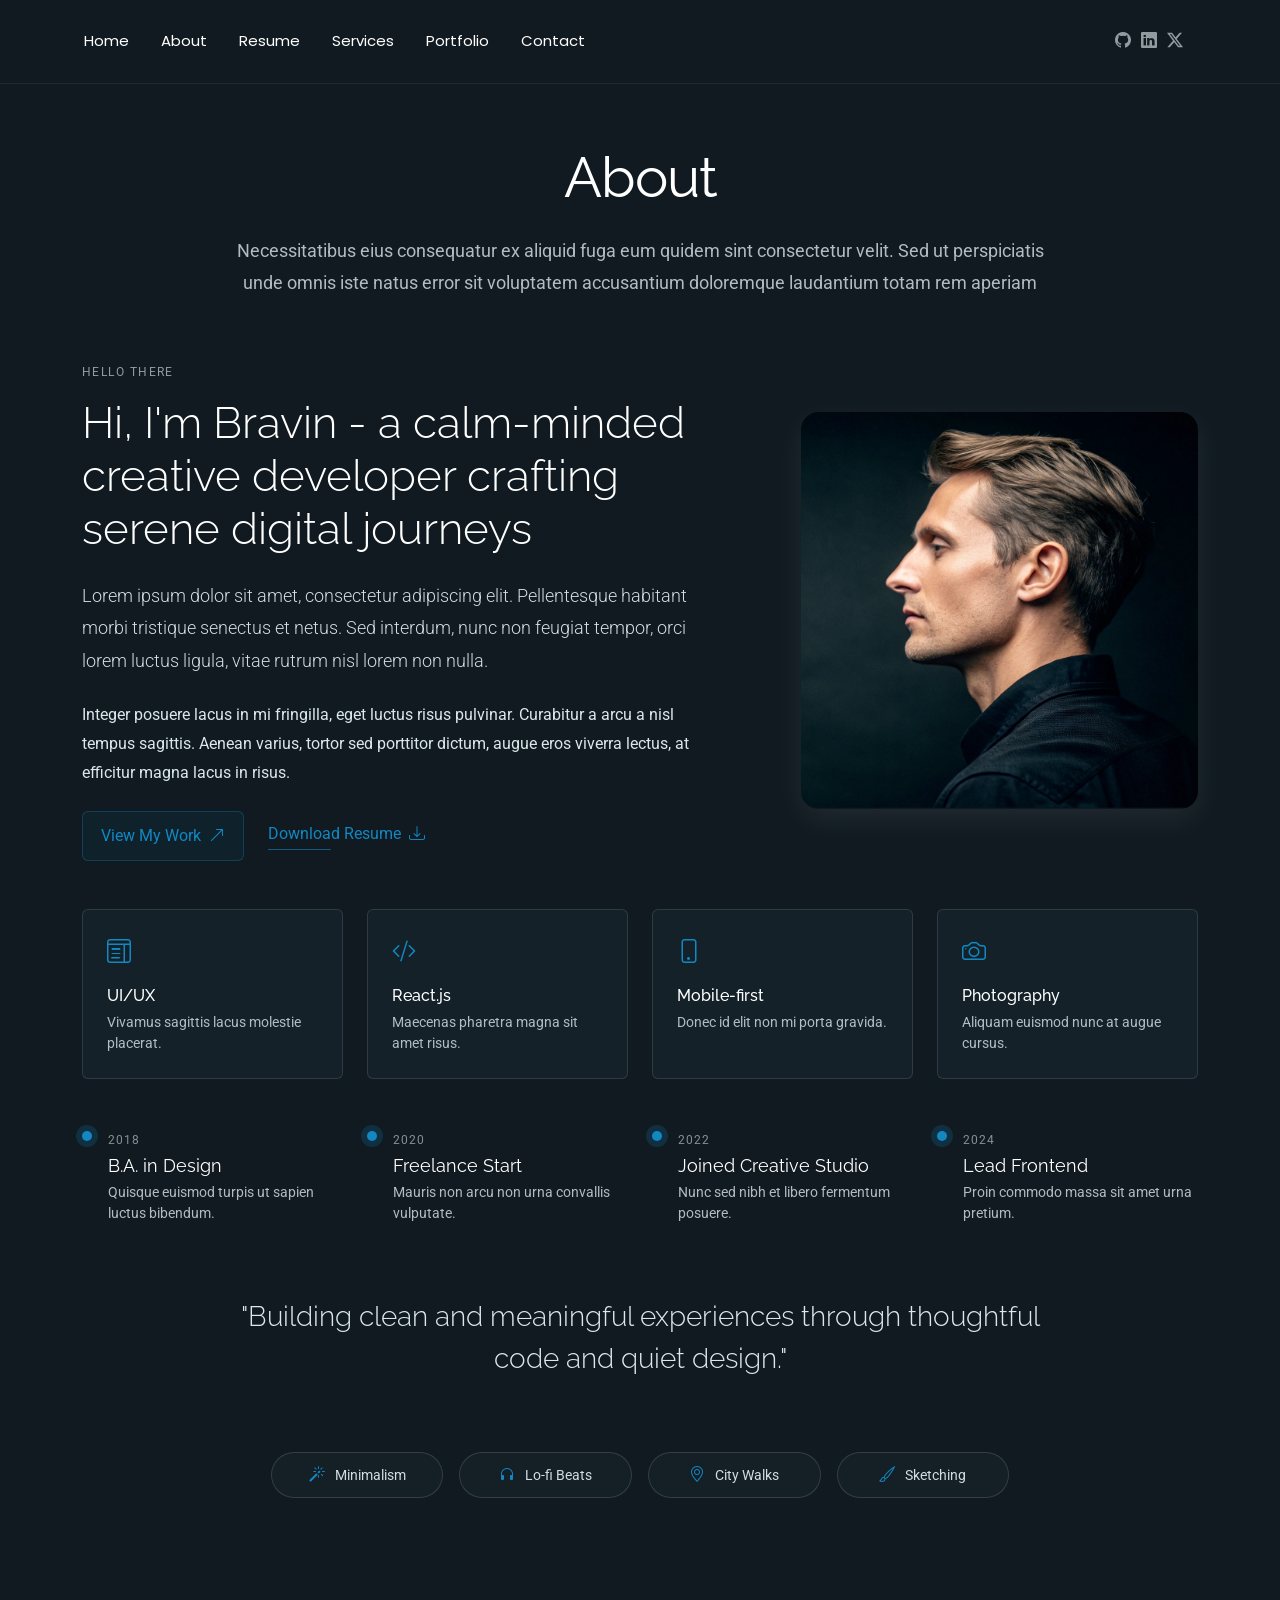
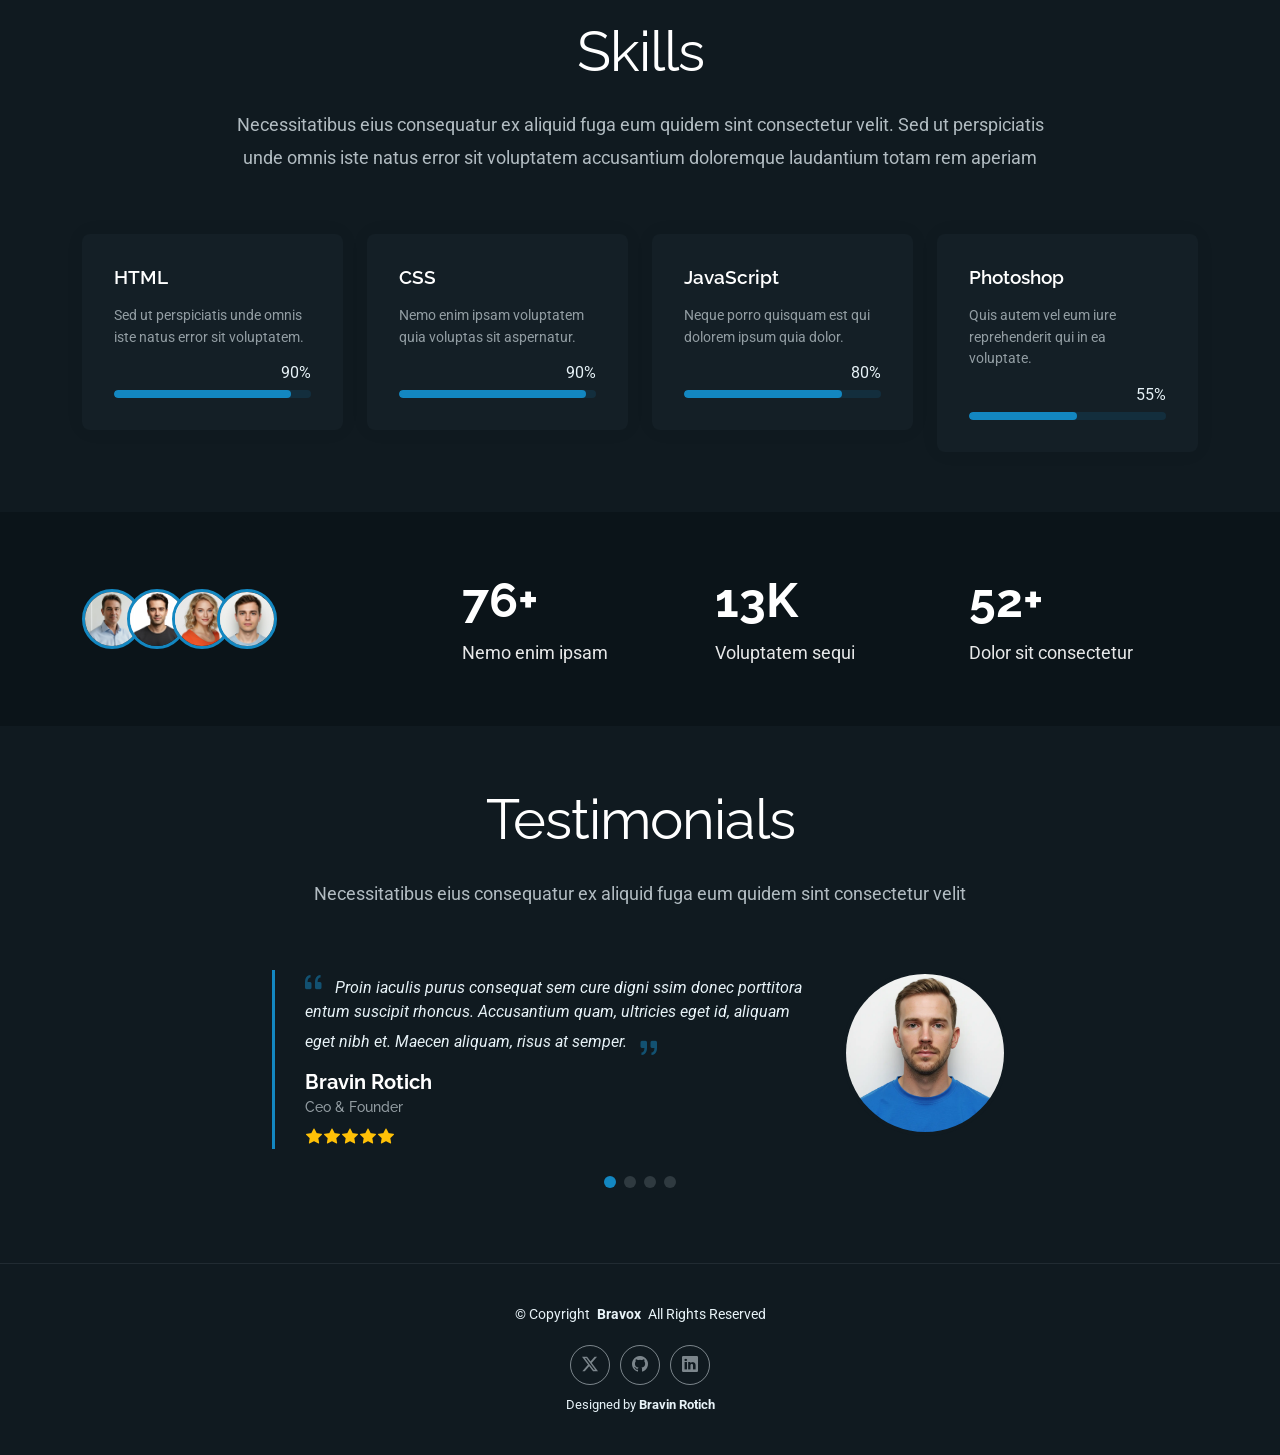
<file: about.html>
<!DOCTYPE html>
<html lang="en">

<head>
  <meta charset="utf-8">
  <meta content="width=device-width, initial-scale=1.0" name="viewport">
  <title>About - FolioOne Bootstrap Template</title>
  <meta name="description" content="">
  <meta name="keywords" content="">

  <!-- Favicons -->
  <link href="assets/img/favicon.png" rel="icon">
  <link href="assets/img/apple-touch-icon.png" rel="apple-touch-icon">

  <!-- Fonts -->
  <link href="https://fonts.googleapis.com" rel="preconnect">
  <link href="https://fonts.gstatic.com" rel="preconnect" crossorigin>
  <link href="https://fonts.googleapis.com/css2?family=Roboto:ital,wght@0,100;0,300;0,400;0,500;0,700;0,900;1,100;1,300;1,400;1,500;1,700;1,900&family=Poppins:ital,wght@0,100;0,200;0,300;0,400;0,500;0,600;0,700;0,800;0,900;1,100;1,200;1,300;1,400;1,500;1,600;1,700;1,800;1,900&family=Raleway:ital,wght@0,100;0,200;0,300;0,400;0,500;0,600;0,700;0,800;0,900;1,100;1,200;1,300;1,400;1,500;1,600;1,700;1,800;1,900&display=swap" rel="stylesheet">

  <!-- Vendor CSS Files -->
  <link href="assets/vendor/bootstrap/css/bootstrap.min.css" rel="stylesheet">
  <link href="assets/vendor/bootstrap-icons/bootstrap-icons.css" rel="stylesheet">
  <link href="assets/vendor/aos/aos.css" rel="stylesheet">
  <link href="assets/vendor/swiper/swiper-bundle.min.css" rel="stylesheet">
  <link href="assets/vendor/glightbox/css/glightbox.min.css" rel="stylesheet">

  <!-- Main CSS File -->
  <link href="assets/css/main.css" rel="stylesheet">

  <!-- =======================================================
  * Template Name: FolioOne
  * Template URL: https://bootstrapmade.com/folioone-bootstrap-portfolio-website-template/
  * Updated: Aug 23 2025 with Bootstrap v5.3.7
  * Author: BootstrapMade.com
  * License: https://bootstrapmade.com/license/
  ======================================================== -->
</head>

<body class="about-page">

  <header id="header" class="header d-flex align-items-center light-background sticky-top">
    <div class="container position-relative d-flex align-items-center justify-content-between">

      <!-- <a href="index.html" class="logo d-flex align-items-center me-auto me-xl-0">
      <img src="assets/img/logo.webp" alt="">
      <h1 class="sitename">FolioOne</h1> 
    </a> -->

      <nav id="navmenu" class="navmenu">
        <ul>
          <li><a href="index.html#hero">Home</a></li>
          <li><a href="index.html#about">About</a></li>
          <li><a href="index.html#resume">Resume</a></li>
          <li><a href="index.html#services">Services</a></li>
          <li><a href="index.html#portfolio">Portfolio</a></li>
          <li><a href="index.html#contact">Contact</a></li>
        </ul>
        <i class="mobile-nav-toggle d-xl-none bi bi-list"></i>
      </nav>

      <div class="header-social-links">
        <a href="https://github.com/Ellonding109" class="github" target="_blank"><i class="bi bi-github"></i></a>
        <a href="https://linkedin.com/in/bravin-rotich" class="linkedin" target="_blank"><i class="bi bi-linkedin"></i></a>
        <a href="https://twitter.com/Ellonding109" class="twitter" target="_blank"><i class="bi bi-twitter-x"></i></a>
      </div>

    </div>
  </header>

  <main class="main">

    <!-- About Section -->
    <section id="about" class="about section">

      <!-- Section Title -->
      <div class="container section-title" data-aos="fade-up">
        <h2>About</h2>
        <p>Necessitatibus eius consequatur ex aliquid fuga eum quidem sint consectetur velit. Sed ut perspiciatis unde omnis iste natus error sit voluptatem accusantium doloremque laudantium totam rem aperiam</p>
      </div><!-- End Section Title -->

      <div class="container" data-aos="fade-up" data-aos-delay="100">

        <!-- Intro + Photo -->
        <div class="row align-items-center justify-content-between gy-5 mb-5">
          <div class="col-lg-7" data-aos="fade-right" data-aos-delay="150">
            <div class="intro-content">
              <span class="eyebrow">Hello there</span>
              <h2 class="headline">Hi, I'm Bravin - a calm-minded creative developer crafting serene digital journeys</h2>
              <p class="lead">
                Lorem ipsum dolor sit amet, consectetur adipiscing elit. Pellentesque habitant morbi tristique senectus et netus. Sed interdum, nunc non feugiat tempor, orci lorem luctus ligula, vitae rutrum nisl lorem non nulla.
              </p>
              <p>
                Integer posuere lacus in mi fringilla, eget luctus risus pulvinar. Curabitur a arcu a nisl tempus sagittis. Aenean varius, tortor sed porttitor dictum, augue eros viverra lectus, at efficitur magna lacus in risus.
              </p>

              <div class="cta-group">
                <a href="#portfolio" class="btn-ghost">
                  View My Work <i class="bi bi-arrow-up-right"></i>
                </a>
                <a href="#" class="link-underline">
                  Download Resume <i class="bi bi-download"></i>
                </a>
              </div>
            </div>
          </div>

          <div class="col-lg-5" data-aos="zoom-in" data-aos-delay="250">
            <figure class="profile-figure text-center text-lg-end">
              <img src="assets/img/profile/profile-square-11.webp" alt="Portrait of Alex" class="img-fluid profile-photo">
            </figure>
          </div>
        </div>
        <!-- End Intro + Photo -->

        <!-- Skills Grid -->
        <div class="mb-5">
          <div class="row g-4">
            <div class="col-6 col-md-4 col-lg-3" data-aos="fade-up" data-aos-delay="120">
              <div class="skill-item">
                <i class="bi bi-layout-text-window"></i>
                <h3>UI/UX</h3>
                <p>Vivamus sagittis lacus molestie placerat.</p>
              </div>
            </div>
            <div class="col-6 col-md-4 col-lg-3" data-aos="fade-up" data-aos-delay="180">
              <div class="skill-item">
                <i class="bi bi-code-slash"></i>
                <h3>React.js</h3>
                <p>Maecenas pharetra magna sit amet risus.</p>
              </div>
            </div>
            <div class="col-6 col-md-4 col-lg-3" data-aos="fade-up" data-aos-delay="240">
              <div class="skill-item">
                <i class="bi bi-phone"></i>
                <h3>Mobile-first</h3>
                <p>Donec id elit non mi porta gravida.</p>
              </div>
            </div>
            <div class="col-6 col-md-4 col-lg-3" data-aos="fade-up" data-aos-delay="300">
              <div class="skill-item">
                <i class="bi bi-camera"></i>
                <h3>Photography</h3>
                <p>Aliquam euismod nunc at augue cursus.</p>
              </div>
            </div>
          </div>
        </div>
        <!-- End Skills Grid -->

        <!-- Journey Timeline -->
        <div class="mb-5">
          <div class="row g-4">
            <div class="col-md-6 col-lg-3" data-aos="fade-up" data-aos-delay="120">
              <article class="timeline-item">
                <span class="dot"></span>
                <time>2018</time>
                <h4>B.A. in Design</h4>
                <p>Quisque euismod turpis ut sapien luctus bibendum.</p>
              </article>
            </div>
            <div class="col-md-6 col-lg-3" data-aos="fade-up" data-aos-delay="180">
              <article class="timeline-item">
                <span class="dot"></span>
                <time>2020</time>
                <h4>Freelance Start</h4>
                <p>Mauris non arcu non urna convallis vulputate.</p>
              </article>
            </div>
            <div class="col-md-6 col-lg-3" data-aos="fade-up" data-aos-delay="240">
              <article class="timeline-item">
                <span class="dot"></span>
                <time>2022</time>
                <h4>Joined Creative Studio</h4>
                <p>Nunc sed nibh et libero fermentum posuere.</p>
              </article>
            </div>
            <div class="col-md-6 col-lg-3" data-aos="fade-up" data-aos-delay="300">
              <article class="timeline-item">
                <span class="dot"></span>
                <time>2024</time>
                <h4>Lead Frontend</h4>
                <p>Proin commodo massa sit amet urna pretium.</p>
              </article>
            </div>
          </div>
        </div>
        <!-- End Journey Timeline -->

        <!-- Quote -->
        <blockquote class="personal-quote text-center mb-5" data-aos="fade-down" data-aos-delay="200">
          <p>"Building clean and meaningful experiences through thoughtful code and quiet design."</p>
        </blockquote>
        <!-- End Quote -->

        <!-- Fun Facts -->
        <div class="row g-3 justify-content-center">
          <div class="col-6 col-md-3 col-lg-2" data-aos="zoom-in" data-aos-delay="120">
            <div class="fact-pill">
              <i class="bi bi-magic"></i>
              <span>Minimalism</span>
            </div>
          </div>
          <div class="col-6 col-md-3 col-lg-2" data-aos="zoom-in" data-aos-delay="160">
            <div class="fact-pill">
              <i class="bi bi-headphones"></i>
              <span>Lo-fi Beats</span>
            </div>
          </div>
          <div class="col-6 col-md-3 col-lg-2" data-aos="zoom-in" data-aos-delay="200">
            <div class="fact-pill">
              <i class="bi bi-geo-alt"></i>
              <span>City Walks</span>
            </div>
          </div>
          <div class="col-6 col-md-3 col-lg-2" data-aos="zoom-in" data-aos-delay="240">
            <div class="fact-pill">
              <i class="bi bi-brush"></i>
              <span>Sketching</span>
            </div>
          </div>
        </div>
        <!-- End Fun Facts -->

      </div>

    </section><!-- /About Section -->

    <!-- Skills Section -->
    <section id="skills" class="skills section">

      <!-- Section Title -->
      <div class="container section-title" data-aos="fade-up">
        <h2>Skills</h2>
        <p>Necessitatibus eius consequatur ex aliquid fuga eum quidem sint consectetur velit. Sed ut perspiciatis unde omnis iste natus error sit voluptatem accusantium doloremque laudantium totam rem aperiam</p>
      </div><!-- End Section Title -->

      <div class="container" data-aos="fade-up" data-aos-delay="100">

        <div class="row g-4 skills-animation">

          <div class="col-md-6 col-lg-3" data-aos="fade-up" data-aos-delay="100">
            <div class="skill-box">
              <h3>HTML</h3>
              <p>Sed ut perspiciatis unde omnis iste natus error sit voluptatem.</p>
              <span class="text-end d-block">90%</span>
              <div class="progress">
                <div class="progress-bar" role="progressbar" aria-valuenow="90" aria-valuemin="0" aria-valuemax="100"></div>
              </div>
            </div>
          </div>

          <div class="col-md-6 col-lg-3" data-aos="fade-up" data-aos-delay="200">
            <div class="skill-box">
              <h3>CSS</h3>
              <p>Nemo enim ipsam voluptatem quia voluptas sit aspernatur.</p>
              <span class="text-end d-block">90%</span>
              <div class="progress">
                <div class="progress-bar" role="progressbar" aria-valuenow="95" aria-valuemin="0" aria-valuemax="100"></div>
              </div>
            </div>
          </div>

          <div class="col-md-6 col-lg-3" data-aos="fade-up" data-aos-delay="300">
            <div class="skill-box">
              <h3>JavaScript</h3>
              <p>Neque porro quisquam est qui dolorem ipsum quia dolor.</p>
              <span class="text-end d-block">80%</span>
              <div class="progress">
                <div class="progress-bar" role="progressbar" aria-valuenow="80" aria-valuemin="0" aria-valuemax="100"></div>
              </div>
            </div>
          </div>

          <div class="col-md-6 col-lg-3" data-aos="fade-up" data-aos-delay="400">
            <div class="skill-box">
              <h3>Photoshop</h3>
              <p>Quis autem vel eum iure reprehenderit qui in ea voluptate.</p>
              <span class="text-end d-block">55%</span>
              <div class="progress">
                <div class="progress-bar" role="progressbar" aria-valuenow="55" aria-valuemin="0" aria-valuemax="100">
                </div>
              </div>
            </div>
          </div>

        </div>

      </div>

    </section><!-- /Skills Section -->

    <!-- Stats Section -->
    <section id="stats" class="stats section dark-background">

      <div class="container" data-aos="fade-up" data-aos-delay="100">

        <div class="row align-items-center">
          <div class="col-lg-4" data-aos="fade-up" data-aos-delay="200">
            <div class="avatars d-flex align-items-center">
              <img src="assets/img/person/person-m-2.webp" alt="Avatar 1" class="rounded-circle" loading="lazy">
              <img src="assets/img/person/person-m-3.webp" alt="Avatar 2" class="rounded-circle" loading="lazy">
              <img src="assets/img/person/person-f-5.webp" alt="Avatar 3" class="rounded-circle" loading="lazy">
              <img src="assets/img/person/person-m-5.webp" alt="Avatar 4" class="rounded-circle" loading="lazy">
            </div>
          </div>

          <div class="col-lg-8">
            <div class="row counters">
              <div class="col-md-4" data-aos="fade-up" data-aos-delay="300">
                <h2><span data-purecounter-start="0" data-purecounter-end="185" data-purecounter-duration="1" class="purecounter"></span>+</h2>
                <p>Nemo enim ipsam</p>
              </div>

              <div class="col-md-4" data-aos="fade-up" data-aos-delay="400">
                <h2><span data-purecounter-start="0" data-purecounter-end="32" data-purecounter-duration="1" class="purecounter"></span>K</h2>
                <p>Voluptatem sequi</p>
              </div>

              <div class="col-md-4" data-aos="fade-up" data-aos-delay="500">
                <h2><span data-purecounter-start="0" data-purecounter-end="128" data-purecounter-duration="1" class="purecounter"></span>+</h2>
                <p>Dolor sit consectetur</p>
              </div>
            </div>
          </div>
        </div>
      </div>

    </section><!-- /Stats Section -->

    <!-- Testimonials Section -->
    <section id="testimonials" class="testimonials section">

      <!-- Section Title -->
      <div class="container section-title" data-aos="fade-up">
        <h2>Testimonials</h2>
        <p>Necessitatibus eius consequatur ex aliquid fuga eum quidem sint consectetur velit</p>
      </div><!-- End Section Title -->

      <div class="container" data-aos="fade-up" data-aos-delay="100">

        <div class="swiper init-swiper">
          <script type="application/json" class="swiper-config">
            {
              "loop": true,
              "speed": 600,
              "autoplay": {
                "delay": 5000
              },
              "slidesPerView": "auto",
              "pagination": {
                "el": ".swiper-pagination",
                "type": "bullets",
                "clickable": true
              }
            }
          </script>
          <div class="swiper-wrapper">

            <div class="swiper-slide">
              <div class="testimonial-item">
                <div class="row gy-4 justify-content-center">
                  <div class="col-lg-6">
                    <div class="testimonial-content">
                      <p>
                        <i class="bi bi-quote quote-icon-left"></i>
                        <span>Proin iaculis purus consequat sem cure digni ssim donec porttitora entum suscipit rhoncus. Accusantium quam, ultricies eget id, aliquam eget nibh et. Maecen aliquam, risus at semper.</span>
                        <i class="bi bi-quote quote-icon-right"></i>
                      </p>
                      <h3>Bravin Rotich</h3>
                      <h4>Ceo &amp; Founder</h4>
                      <div class="stars">
                        <i class="bi bi-star-fill"></i><i class="bi bi-star-fill"></i><i class="bi bi-star-fill"></i><i class="bi bi-star-fill"></i><i class="bi bi-star-fill"></i>
                      </div>
                    </div>
                  </div>
                  <div class="col-lg-2 text-center">
                    <img src="assets/img/person/person-m-9.webp" class="img-fluid testimonial-img" alt="">
                  </div>
                </div>
              </div>
            </div><!-- End testimonial item -->

            <div class="swiper-slide">
              <div class="testimonial-item">
                <div class="row gy-4 justify-content-center">
                  <div class="col-lg-6">
                    <div class="testimonial-content">
                      <p>
                        <i class="bi bi-quote quote-icon-left"></i>
                        <span>Export tempor illum tamen malis malis eram quae irure esse labore quem cillum quid cillum eram malis quorum velit fore eram velit sunt aliqua noster fugiat irure amet legam anim culpa.</span>
                        <i class="bi bi-quote quote-icon-right"></i>
                      </p>
                      <h3>Caleb Rono</h3>
                      <h4>Designer</h4>
                      <div class="stars">
                        <i class="bi bi-star-fill"></i><i class="bi bi-star-fill"></i><i class="bi bi-star-fill"></i><i class="bi bi-star-fill"></i><i class="bi bi-star-fill"></i>
                      </div>
                    </div>
                  </div>
                  <div class="col-lg-2 text-center">
                    <img src="assets/img/person/person-f-5.webp" class="img-fluid testimonial-img" alt="">
                  </div>
                </div>
              </div>
            </div><!-- End testimonial item -->

            <div class="swiper-slide">
              <div class="testimonial-item">
                <div class="row gy-4 justify-content-center">
                  <div class="col-lg-6">
                    <div class="testimonial-content">
                      <p>
                        <i class="bi bi-quote quote-icon-left"></i>
                        <span>Enim nisi quem export duis labore cillum quae magna enim sint quorum nulla quem veniam duis minim tempor labore quem eram duis noster aute amet eram fore quis sint minim.</span>
                        <i class="bi bi-quote quote-icon-right"></i>
                      </p>
                      <h3>Jena Karlis</h3>
                      <h4>Store Owner</h4>
                      <div class="stars">
                        <i class="bi bi-star-fill"></i><i class="bi bi-star-fill"></i><i class="bi bi-star-fill"></i><i class="bi bi-star-fill"></i><i class="bi bi-star-fill"></i>
                      </div>
                    </div>
                  </div>
                  <div class="col-lg-2 text-center">
                    <img src="assets/img/person/person-f-12.webp" class="img-fluid testimonial-img" alt="">
                  </div>
                </div>
              </div>
            </div><!-- End testimonial item -->

            <div class="swiper-slide">
              <div class="testimonial-item">
                <div class="row gy-4 justify-content-center">
                  <div class="col-lg-6">
                    <div class="testimonial-content">
                      <p>
                        <i class="bi bi-quote quote-icon-left"></i>
                        <span>Fugiat enim eram quae cillum dolore dolor amet nulla culpa multos export minim fugiat minim velit minim dolor enim duis veniam ipsum anim magna sunt elit fore quem dolore labore illum veniam.</span>
                        <i class="bi bi-quote quote-icon-right"></i>
                      </p>
                      <h3>John Larson</h3>
                      <h4>Entrepreneur</h4>
                      <div class="stars">
                        <i class="bi bi-star-fill"></i><i class="bi bi-star-fill"></i><i class="bi bi-star-fill"></i><i class="bi bi-star-fill"></i><i class="bi bi-star-fill"></i>
                      </div>
                    </div>
                  </div>
                  <div class="col-lg-2 text-center">
                    <img src="assets/img/person/person-m-12.webp" class="img-fluid testimonial-img" alt="">
                  </div>
                </div>
              </div>
            </div><!-- End testimonial item -->

          </div>
          <div class="swiper-pagination"></div>
        </div>

      </div>

    </section><!-- /Testimonials Section -->

  </main>

  <footer id="footer" class="footer">

    <div class="container">
      <div class="copyright text-center ">
        <p>© <span>Copyright</span> <strong class="px-1 sitename">Bravox</strong> <span>All Rights Reserved</span></p>
      </div>
      <div class="social-links d-flex justify-content-center">
        <a href="https://twitter.com/Ellonding109" target="_blank"><i class="bi bi-twitter-x"></i></a>
        <a href="https://github.com/Ellonding109" target="_blank"><i class="bi bi-github"></i></a>
        <a href="https://linkedin.com/in/bravin-rotich" target="_blank"><i class="bi bi-linkedin"></i></a>
      </div>
      <div class="credits">
        Designed by <strong>Bravin Rotich</strong>
      </div>
    </div>

  </footer>

  <!-- Scroll Top -->
  <a href="#" id="scroll-top" class="scroll-top d-flex align-items-center justify-content-center"><i class="bi bi-arrow-up-short"></i></a>

  <!-- Preloader -->
  <div id="preloader"></div>

  <!-- Vendor JS Files -->
  <script src="assets/vendor/bootstrap/js/bootstrap.bundle.min.js"></script>
  <script src="assets/vendor/php-email-form/validate.js"></script>
  <script src="assets/vendor/aos/aos.js"></script>
  <script src="assets/vendor/typed.js/typed.umd.js"></script>
  <script src="assets/vendor/waypoints/noframework.waypoints.js"></script>
  <script src="assets/vendor/purecounter/purecounter_vanilla.js"></script>
  <script src="assets/vendor/swiper/swiper-bundle.min.js"></script>
  <script src="assets/vendor/imagesloaded/imagesloaded.pkgd.min.js"></script>
  <script src="assets/vendor/isotope-layout/isotope.pkgd.min.js"></script>
  <script src="assets/vendor/glightbox/js/glightbox.min.js"></script>

  <!-- Main JS File -->
  <script src="assets/js/main.js"></script>

</body>

</html>
</file>
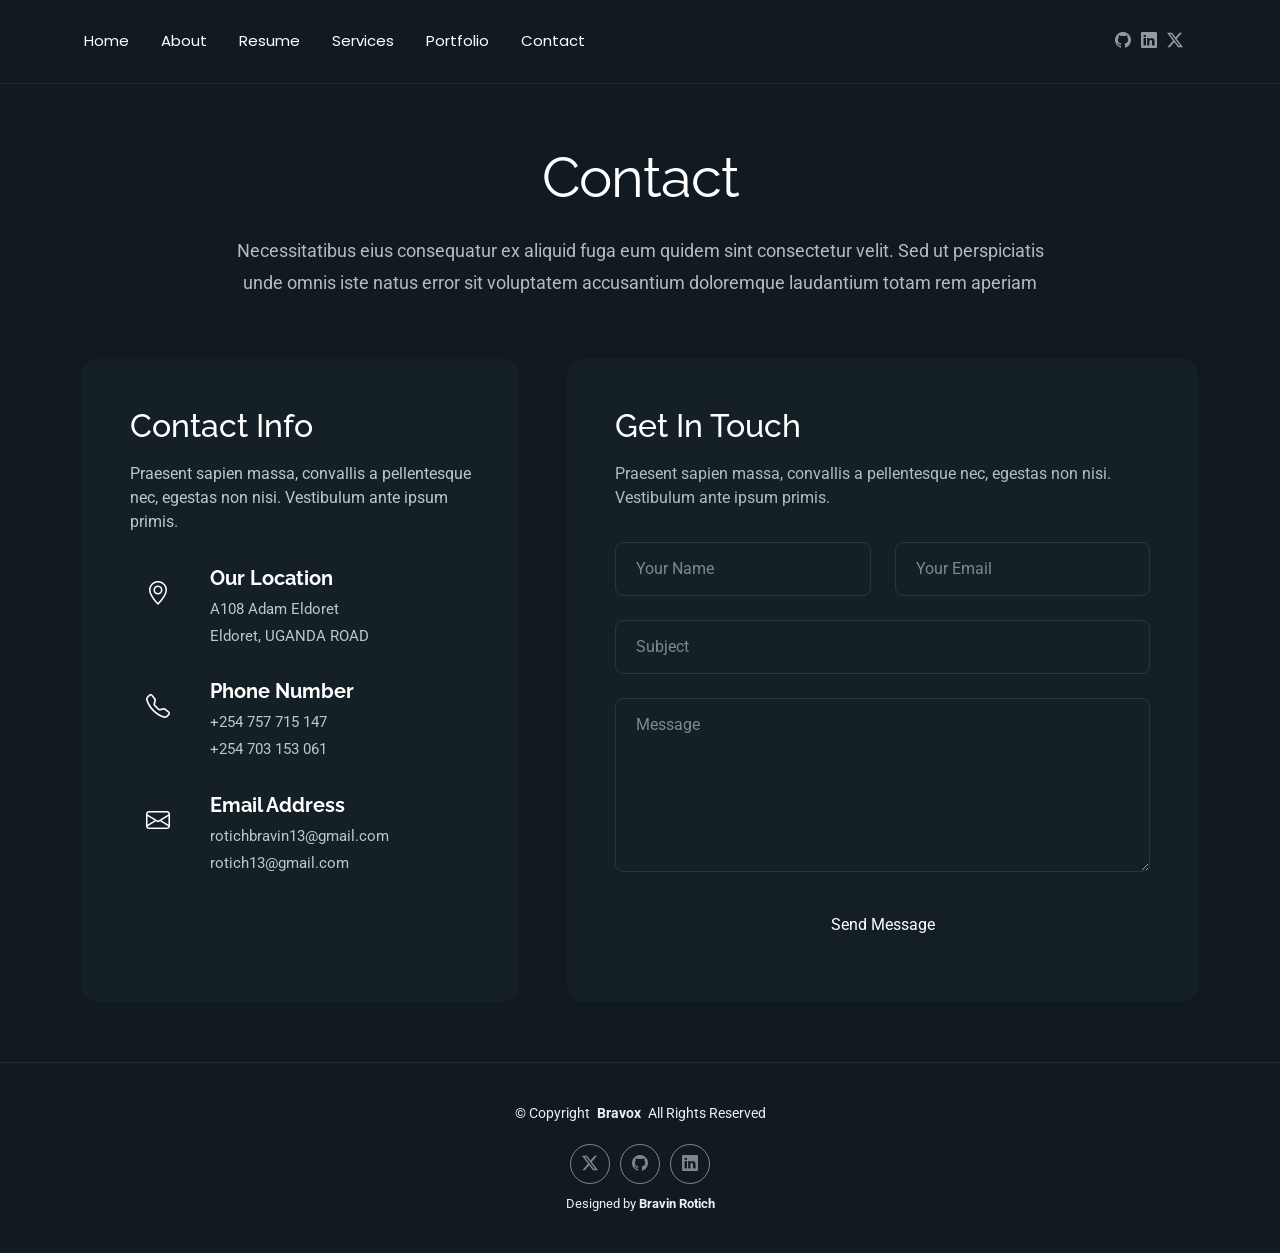
<file: contact.html>
<!DOCTYPE html>
<html lang="en">

<head>
  <meta charset="utf-8">
  <meta content="width=device-width, initial-scale=1.0" name="viewport">
  <title>Contact - FolioOne Bootstrap Template</title>
  <meta name="description" content="">
  <meta name="keywords" content="">

  <!-- Favicons -->
  <link href="assets/img/favicon.png" rel="icon">
  <link href="assets/img/apple-touch-icon.png" rel="apple-touch-icon">

  <!-- Fonts -->
  <link href="https://fonts.googleapis.com" rel="preconnect">
  <link href="https://fonts.gstatic.com" rel="preconnect" crossorigin>
  <link href="https://fonts.googleapis.com/css2?family=Roboto:ital,wght@0,100;0,300;0,400;0,500;0,700;0,900;1,100;1,300;1,400;1,500;1,700;1,900&family=Poppins:ital,wght@0,100;0,200;0,300;0,400;0,500;0,600;0,700;0,800;0,900;1,100;1,200;1,300;1,400;1,500;1,600;1,700;1,800;1,900&family=Raleway:ital,wght@0,100;0,200;0,300;0,400;0,500;0,600;0,700;0,800;0,900;1,100;1,200;1,300;1,400;1,500;1,600;1,700;1,800;1,900&display=swap" rel="stylesheet">

  <!-- Vendor CSS Files -->
  <link href="assets/vendor/bootstrap/css/bootstrap.min.css" rel="stylesheet">
  <link href="assets/vendor/bootstrap-icons/bootstrap-icons.css" rel="stylesheet">
  <link href="assets/vendor/aos/aos.css" rel="stylesheet">
  <link href="assets/vendor/swiper/swiper-bundle.min.css" rel="stylesheet">
  <link href="assets/vendor/glightbox/css/glightbox.min.css" rel="stylesheet">

  <!-- Main CSS File -->
  <link href="assets/css/main.css" rel="stylesheet">

  <!-- =======================================================
  * Template Name: FolioOne
  * Template URL: https://bootstrapmade.com/folioone-bootstrap-portfolio-website-template/
  * Updated: Aug 23 2025 with Bootstrap v5.3.7
  * Author: BootstrapMade.com
  * License: https://bootstrapmade.com/license/
  ======================================================== -->
</head>

<body class="contact-page">

  <header id="header" class="header d-flex align-items-center light-background sticky-top">
    <div class="container position-relative d-flex align-items-center justify-content-between">

      <!-- <a href="index.html" class="logo d-flex align-items-center me-auto me-xl-0">
      <img src="assets/img/logo.webp" alt="">
      <h1 class="sitename">FolioOne</h1> 
    </a> -->

      <nav id="navmenu" class="navmenu">
        <ul>
          <li><a href="index.html#hero">Home</a></li>
          <li><a href="index.html#about">About</a></li>
          <li><a href="index.html#resume">Resume</a></li>
          <li><a href="index.html#services">Services</a></li>
          <li><a href="index.html#portfolio">Portfolio</a></li>
          <li><a href="index.html#contact">Contact</a></li>
        </ul>
        <i class="mobile-nav-toggle d-xl-none bi bi-list"></i>
      </nav>

      <div class="header-social-links">
        <a href="https://github.com/Ellonding109" class="github" target="_blank"><i class="bi bi-github"></i></a>
        <a href="https://linkedin.com/in/bravin-rotich" class="linkedin" target="_blank"><i class="bi bi-linkedin"></i></a>
        <a href="https://twitter.com/Ellonding109" class="twitter" target="_blank"><i class="bi bi-twitter-x"></i></a>
      </div>

    </div>
  </header>

  <main class="main">

    <!-- Contact Section -->
    <section id="contact" class="contact section">

      <!-- Section Title -->
      <div class="container section-title" data-aos="fade-up">
        <h2>Contact</h2>
        <p>Necessitatibus eius consequatur ex aliquid fuga eum quidem sint consectetur velit. Sed ut perspiciatis unde omnis iste natus error sit voluptatem accusantium doloremque laudantium totam rem aperiam</p>
      </div><!-- End Section Title -->

      <div class="container" data-aos="fade-up" data-aos-delay="100">

        <div class="row g-4 g-lg-5">
          <div class="col-lg-5">
            <div class="info-box" data-aos="fade-up" data-aos-delay="200">
              <h3>Contact Info</h3>
              <p>Praesent sapien massa, convallis a pellentesque nec, egestas non nisi. Vestibulum ante ipsum primis.</p>

              <div class="info-item" data-aos="fade-up" data-aos-delay="300">
                <div class="icon-box">
                  <i class="bi bi-geo-alt"></i>
                </div>
                <div class="content">
                  <h4>Our Location</h4>
                  <p>A108 Adam Eldoret</p>
                  <p>Eldoret, UGANDA ROAD</p>
                </div>
              </div>

              <div class="info-item" data-aos="fade-up" data-aos-delay="400">
                <div class="icon-box">
                  <i class="bi bi-telephone"></i>
                </div>
                <div class="content">
                  <h4>Phone Number</h4>
                  <p>+254 757 715 147</p>
                  <p>+254 703 153 061</p>
                </div>
              </div>

              <div class="info-item" data-aos="fade-up" data-aos-delay="500">
                <div class="icon-box">
                  <i class="bi bi-envelope"></i>
                </div>
                <div class="content">
                  <h4>Email Address</h4>
                  <p>rotichbravin13@gmail.com</p>
                  <p>rotich13@gmail.com</p>
                </div>
              </div>
            </div>
          </div>

          <div class="col-lg-7">
            <div class="contact-form" data-aos="fade-up" data-aos-delay="300">
              <h3>Get In Touch</h3>
              <p>Praesent sapien massa, convallis a pellentesque nec, egestas non nisi. Vestibulum ante ipsum primis.</p>

              <form action="forms/contact.php" method="POST" class="php-email-form" data-aos="fade-up" data-aos-delay="200">
                <div class="row gy-4">

                  <div class="col-md-6">
                    <input type="text" name="name" class="form-control" placeholder="Your Name" required="">
                  </div>

                  <div class="col-md-6 ">
                    <input type="email" class="form-control" name="email" placeholder="Your Email" required="">
                  </div>

                  <div class="col-12">
                    <input type="text" class="form-control" name="subject" placeholder="Subject" required="">
                  </div>

                  <div class="col-12">
                    <textarea class="form-control" name="message" rows="6" placeholder="Message" required=""></textarea>
                  </div>

                  <div class="col-12 text-center">
                    <div class="loading">Loading</div>
                    <div class="error-message"></div>
                    <div class="sent-message">Your message has been sent. Thank you!</div>

                    <button type="submit" class="btn">Send Message</button>
                  </div>

                </div>
              </form>

            </div>
          </div>

        </div>

      </div>

    </section><!-- /Contact Section -->

  </main>

  <footer id="footer" class="footer">

    <div class="container">
      <div class="copyright text-center ">
        <p>© <span>Copyright</span> <strong class="px-1 sitename">Bravox</strong> <span>All Rights Reserved</span></p>
      </div>
      <div class="social-links d-flex justify-content-center">
        <a href="https://twitter.com/Ellonding109" target="_blank"><i class="bi bi-twitter-x"></i></a>
        <a href="https://github.com/Ellonding109" target="_blank"><i class="bi bi-github"></i></a>
        <a href="https://linkedin.com/in/bravin-rotich" target="_blank"><i class="bi bi-linkedin"></i></a>
      </div>
      <div class="credits">
        Designed by <strong>Bravin Rotich</strong>
      </div>
    </div>

  </footer>

  <!-- Scroll Top -->
  <a href="#" id="scroll-top" class="scroll-top d-flex align-items-center justify-content-center"><i class="bi bi-arrow-up-short"></i></a>

  <!-- Preloader -->
  <div id="preloader"></div>

  <!-- Vendor JS Files -->
  <script src="assets/vendor/bootstrap/js/bootstrap.bundle.min.js"></script>
  <script src="assets/vendor/php-email-form/validate.js"></script>
  <script src="assets/vendor/aos/aos.js"></script>
  <script src="assets/vendor/typed.js/typed.umd.js"></script>
  <script src="assets/vendor/waypoints/noframework.waypoints.js"></script>
  <script src="assets/vendor/purecounter/purecounter_vanilla.js"></script>
  <script src="assets/vendor/swiper/swiper-bundle.min.js"></script>
  <script src="assets/vendor/imagesloaded/imagesloaded.pkgd.min.js"></script>
  <script src="assets/vendor/isotope-layout/isotope.pkgd.min.js"></script>
  <script src="assets/vendor/glightbox/js/glightbox.min.js"></script>

  <!-- Main JS File -->
  <script src="assets/js/main.js"></script>
  
  <!-- Contact Form Handler -->
  <script>
    const contactForm = document.querySelector('.php-email-form');
    if (contactForm) {
      // Add honeypot fields (hidden from users, visible to bots)
      const honeypotDiv = document.createElement('div');
      honeypotDiv.style.display = 'none';
      honeypotDiv.style.position = 'absolute';
      honeypotDiv.style.left = '-9999px';
      honeypotDiv.innerHTML = `
        <input type="text" name="website_url" tabindex="-1" autocomplete="off">
        <input type="text" name="phone" tabindex="-1" autocomplete="off">
      `;
      contactForm.appendChild(honeypotDiv);

      contactForm.addEventListener('submit', function(e) {
        e.preventDefault();
        
        const form = this;
        const loading = form.querySelector('.loading');
        const errorMessage = form.querySelector('.error-message');
        const sentMessage = form.querySelector('.sent-message');
        const submitBtn = form.querySelector('button[type="submit"]');
        
        // Hide previous messages
        loading.style.display = 'none';
        errorMessage.style.display = 'none';
        sentMessage.style.display = 'none';
        
        // Show loading
        loading.style.display = 'block';
        submitBtn.disabled = true;
        submitBtn.innerHTML = '<i class="bi bi-hourglass-split"></i> Sending...';
        
        const formData = new FormData(form);
        
        fetch('forms/contact.php', {
          method: 'POST',
          body: formData,
          headers: {
            'X-Requested-With': 'XMLHttpRequest'
          }
        })
        .then(response => {
          if (!response.ok) {
            throw new Error('Network response was not ok: ' + response.status);
          }
          return response.json();
        })
        .then(data => {
          loading.style.display = 'none';
          submitBtn.disabled = false;
          submitBtn.innerHTML = 'Send Message';
          
          if (data.success) {
            sentMessage.textContent = data.message;
            sentMessage.style.display = 'block';
            form.reset();
            
            // If fallback mode, show direct email
            if (data.fallback && data.direct_email) {
              sentMessage.innerHTML += '<br><br><strong>Or email me directly:</strong> <a href="mailto:' + data.direct_email + '">' + data.direct_email + '</a>';
            }
          } else {
            errorMessage.textContent = data.message;
            errorMessage.style.display = 'block';
          }
        })
        .catch(error => {
          loading.style.display = 'none';
          submitBtn.disabled = false;
          submitBtn.innerHTML = 'Send Message';
          
          let errorMsg = 'Oops! Something went wrong. ';
          
          if (error.message.includes('500')) {
            errorMsg += 'Server error. Please try again later.';
          } else if (error.message.includes('405')) {
            errorMsg += 'Method not allowed.';
          } else if (error.message.includes('429')) {
            errorMsg += 'Too many attempts. Please wait a moment.';
          } else {
            errorMsg += 'Please try again later or contact me directly at rotichbravin13@gmail.com';
          }
          
          errorMessage.textContent = errorMsg;
          errorMessage.style.display = 'block';
          console.error('Contact form error:', error);
        });
      });
    }
  </script>

</body>

</html>
</file>
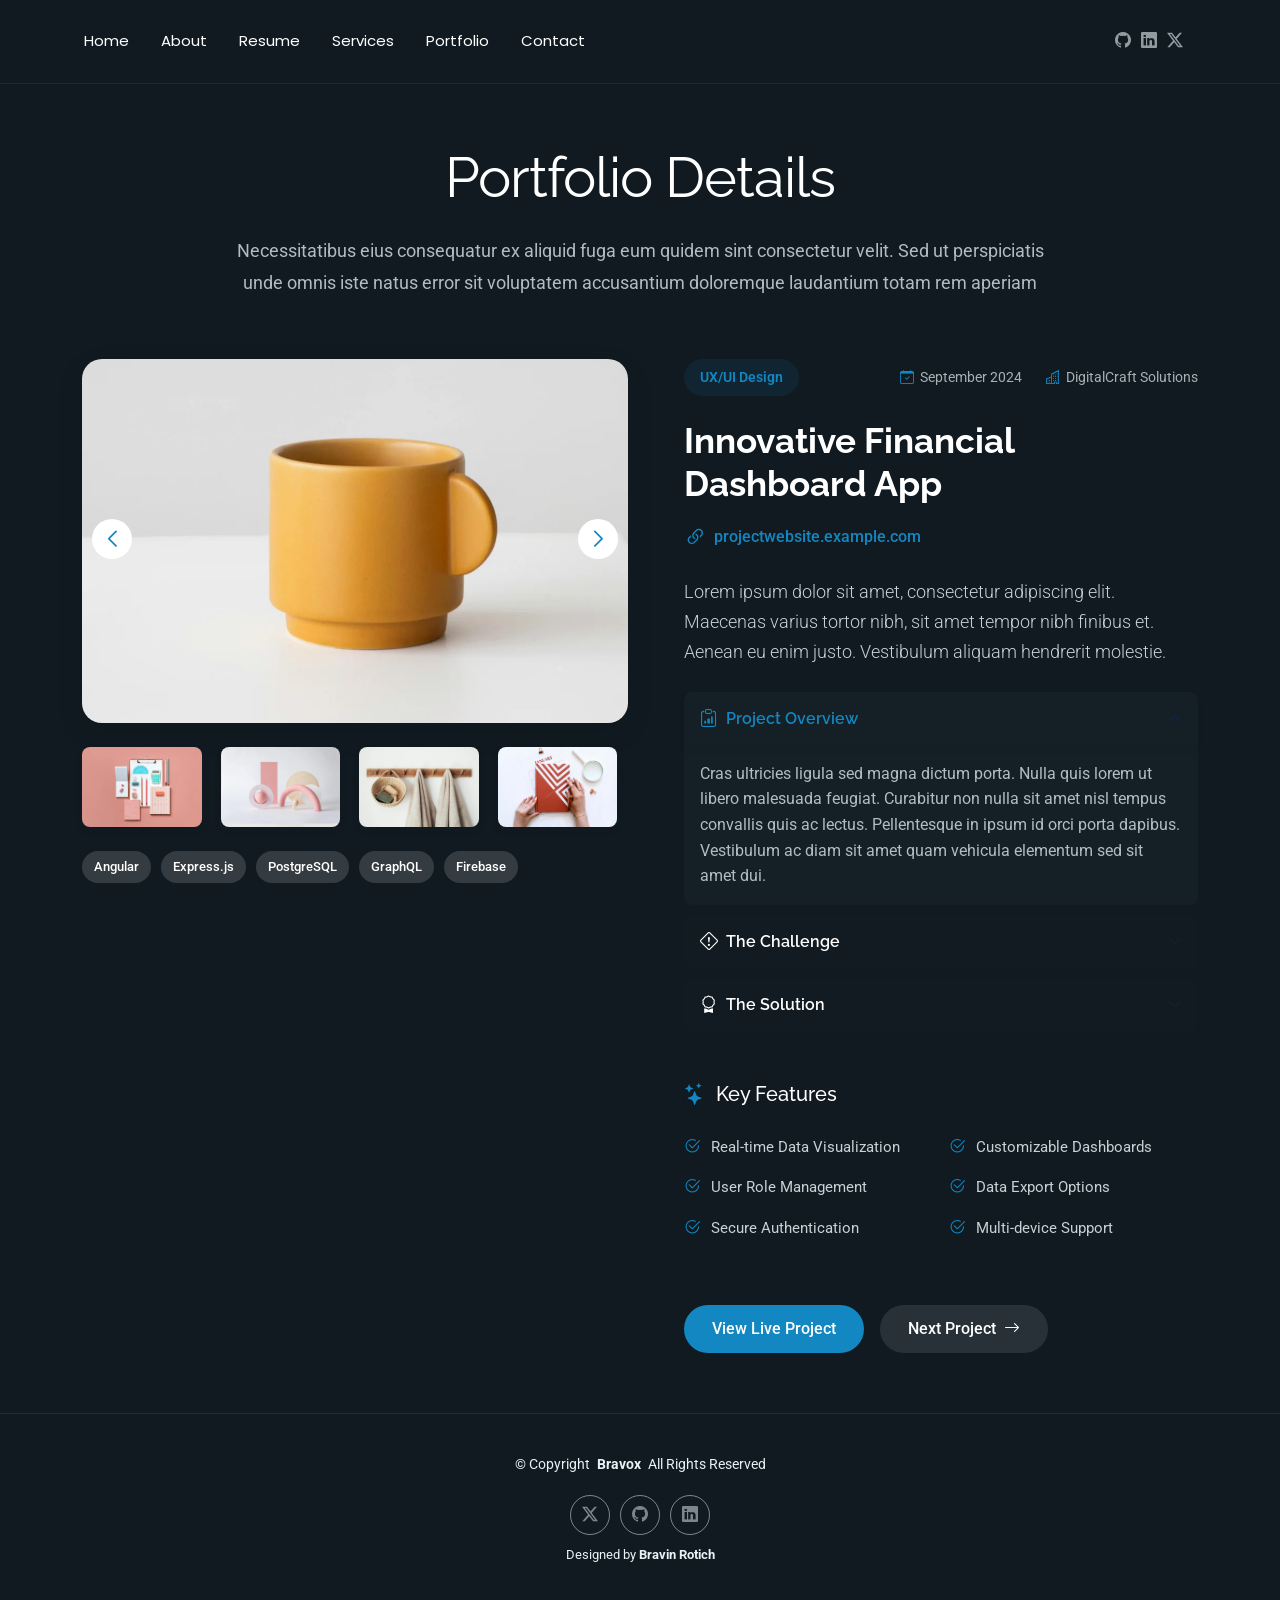
<file: portfolio-details.html>
<!DOCTYPE html>
<html lang="en">

<head>
  <meta charset="utf-8">
  <meta content="width=device-width, initial-scale=1.0" name="viewport">
  <title>Portfolio Details - Bravin Rotich</title>
  <meta name="description" content="Detailed view of Bravin Rotich's data science and web development projects">
  <meta name="keywords" content="Portfolio, Data Science, Web Development, Projects, Bravin Rotich">

  <!-- Favicons -->
  <link href="assets/img/favicon.png" rel="icon">
  <link href="assets/img/apple-touch-icon.png" rel="apple-touch-icon">

  <!-- Fonts -->
  <link href="https://fonts.googleapis.com" rel="preconnect">
  <link href="https://fonts.gstatic.com" rel="preconnect" crossorigin>
  <link href="https://fonts.googleapis.com/css2?family=Roboto:ital,wght@0,100;0,300;0,400;0,500;0,700;0,900;1,100;1,300;1,400;1,500;1,700;1,900&family=Poppins:ital,wght@0,100;0,200;0,300;0,400;0,500;0,600;0,700;0,800;0,900;1,100;1,200;1,300;1,400;1,500;1,600;1,700;1,800;1,900&family=Raleway:ital,wght@0,100;0,200;0,300;0,400;0,500;0,600;0,700;0,800;0,900;1,100;1,200;1,300;1,400;1,500;1,600;1,700;1,800;1,900&display=swap" rel="stylesheet">

  <!-- Vendor CSS Files -->
  <link href="assets/vendor/bootstrap/css/bootstrap.min.css" rel="stylesheet">
  <link href="assets/vendor/bootstrap-icons/bootstrap-icons.css" rel="stylesheet">
  <link href="assets/vendor/aos/aos.css" rel="stylesheet">
  <link href="assets/vendor/swiper/swiper-bundle.min.css" rel="stylesheet">
  <link href="assets/vendor/glightbox/css/glightbox.min.css" rel="stylesheet">

  <!-- Main CSS File -->
  <link href="assets/css/main.css" rel="stylesheet">

  <!-- =======================================================
  * Template Name: FolioOne
  * Template URL: https://bootstrapmade.com/folioone-bootstrap-portfolio-website-template/
  * Updated: Aug 23 2025 with Bootstrap v5.3.7
  * Author: BootstrapMade.com
  * License: https://bootstrapmade.com/license/
  ======================================================== -->
</head>

<body class="portfolio-details-page">

  <header id="header" class="header d-flex align-items-center light-background sticky-top">
    <div class="container position-relative d-flex align-items-center justify-content-between">

      <!-- <a href="index.html" class="logo d-flex align-items-center me-auto me-xl-0">
      <img src="assets/img/logo.webp" alt="">
      <h1 class="sitename">FolioOne</h1> 
    </a> -->

      <nav id="navmenu" class="navmenu">
        <ul>
          <li><a href="index.html#hero">Home</a></li>
          <li><a href="index.html#about">About</a></li>
          <li><a href="index.html#resume">Resume</a></li>
          <li><a href="index.html#services">Services</a></li>
          <li><a href="index.html#portfolio">Portfolio</a></li>
          <li><a href="index.html#contact">Contact</a></li>
        </ul>
        <i class="mobile-nav-toggle d-xl-none bi bi-list"></i>
      </nav>

      <div class="header-social-links">
        <a href="https://github.com/Ellonding109" class="github" target="_blank"><i class="bi bi-github"></i></a>
        <a href="https://linkedin.com/in/bravin-rotich" class="linkedin" target="_blank"><i class="bi bi-linkedin"></i></a>
        <a href="https://twitter.com/Ellonding109" class="twitter" target="_blank"><i class="bi bi-twitter-x"></i></a>
      </div>

    </div>
  </header>

  <main class="main">

    <!-- Portfolio Details Section -->
    <section id="portfolio-details" class="portfolio-details section">

      <!-- Section Title -->
      <div class="container section-title" data-aos="fade-up">
        <h2>Portfolio Details</h2>
        <p>Necessitatibus eius consequatur ex aliquid fuga eum quidem sint consectetur velit. Sed ut perspiciatis unde omnis iste natus error sit voluptatem accusantium doloremque laudantium totam rem aperiam</p>
      </div><!-- End Section Title -->

      <div class="container" data-aos="fade-up" data-aos-delay="100">

        <div class="row gy-4">
          <div class="col-lg-6" data-aos="fade-right">
            <div class="portfolio-details-media">
              <div class="main-image">
                <div class="portfolio-details-slider swiper init-swiper" data-aos="zoom-in">
                  <script type="application/json" class="swiper-config">
                    {
                      "loop": true,
                      "speed": 1000,
                      "autoplay": {
                        "delay": 6000
                      },
                      "effect": "creative",
                      "creativeEffect": {
                        "prev": {
                          "shadow": true,
                          "translate": [0, 0, -400]
                        },
                        "next": {
                          "translate": ["100%", 0, 0]
                        }
                      },
                      "slidesPerView": 1,
                      "navigation": {
                        "nextEl": ".swiper-button-next",
                        "prevEl": ".swiper-button-prev"
                      }
                    }
                  </script>
                  <div class="swiper-wrapper">
                    <div class="swiper-slide">
                      <img src="assets/img/portfolio/portfolio-5.webp" alt="Portfolio Image" class="img-fluid">
                    </div>
                    <div class="swiper-slide">
                      <img src="assets/img/portfolio/portfolio-7.webp" alt="Portfolio Image" class="img-fluid">
                    </div>
                    <div class="swiper-slide">
                      <img src="assets/img/portfolio/portfolio-8.webp" alt="Portfolio Image" class="img-fluid">
                    </div>
                  </div>
                  <div class="swiper-button-prev"></div>
                  <div class="swiper-button-next"></div>
                </div>
              </div>

              <div class="thumbnail-grid" data-aos="fade-up" data-aos-delay="200">
                <div class="row g-2 mt-3">
                  <div class="col-3">
                    <img src="assets/img/portfolio/portfolio-4.webp" alt="Gallery Image" class="img-fluid glightbox">
                  </div>
                  <div class="col-3">
                    <img src="assets/img/portfolio/portfolio-6.webp" alt="Gallery Image" class="img-fluid glightbox">
                  </div>
                  <div class="col-3">
                    <img src="assets/img/portfolio/portfolio-11.webp" alt="Gallery Image" class="img-fluid glightbox">
                  </div>
                  <div class="col-3">
                    <img src="assets/img/portfolio/portfolio-12.webp" alt="Gallery Image" class="img-fluid glightbox">
                  </div>
                </div>
              </div>

              <div class="tech-stack-badges" data-aos="fade-up" data-aos-delay="300">
                <span>Angular</span>
                <span>Express.js</span>
                <span>PostgreSQL</span>
                <span>GraphQL</span>
                <span>Firebase</span>
              </div>
            </div>
          </div>

          <div class="col-lg-6" data-aos="fade-left">
            <div class="portfolio-details-content">
              <div class="project-meta">
                <div class="badge-wrapper">
                  <span class="project-badge">UX/UI Design</span>
                </div>
                <div class="date-client">
                  <div class="meta-item">
                    <i class="bi bi-calendar-check"></i>
                    <span>September 2024</span>
                  </div>
                  <div class="meta-item">
                    <i class="bi bi-buildings"></i>
                    <span>DigitalCraft Solutions</span>
                  </div>
                </div>
              </div>

              <h2 class="project-title">Innovative Financial Dashboard App</h2>

              <div class="project-website">
                <i class="bi bi-link-45deg"></i>
                <a href="#" target="_blank">projectwebsite.example.com</a>
              </div>

              <div class="project-overview">
                <p class="lead">
                  Lorem ipsum dolor sit amet, consectetur adipiscing elit. Maecenas varius tortor nibh, sit amet tempor nibh finibus et. Aenean eu enim justo. Vestibulum aliquam hendrerit molestie.
                </p>

                <div class="accordion project-accordion" id="portfolio-details-projectAccordion">
                  <div class="accordion-item" data-aos="fade-up">
                    <h2 class="accordion-header">
                      <button class="accordion-button" type="button" data-bs-toggle="collapse" data-bs-target="#portfolio-details-collapse-1" aria-expanded="true" aria-controls="collapseOne">
                        <i class="bi bi-clipboard-data me-2"></i> Project Overview
                      </button>
                    </h2>
                    <div id="portfolio-details-collapse-1" class="accordion-collapse collapse show" data-bs-parent="#portfolio-details-projectAccordion">
                      <div class="accordion-body">
                        <p>Cras ultricies ligula sed magna dictum porta. Nulla quis lorem ut libero malesuada feugiat. Curabitur non nulla sit amet nisl tempus convallis quis ac lectus. Pellentesque in ipsum id orci porta dapibus. Vestibulum ac diam sit amet quam vehicula elementum sed sit amet dui.</p>
                      </div>
                    </div>
                  </div>

                  <div class="accordion-item" data-aos="fade-up" data-aos-delay="100">
                    <h2 class="accordion-header">
                      <button class="accordion-button collapsed" type="button" data-bs-toggle="collapse" data-bs-target="#portfolio-details-collapse-2" aria-expanded="false" aria-controls="collapseTwo">
                        <i class="bi bi-exclamation-diamond me-2"></i> The Challenge
                      </button>
                    </h2>
                    <div id="portfolio-details-collapse-2" class="accordion-collapse collapse" data-bs-parent="#portfolio-details-projectAccordion">
                      <div class="accordion-body">
                        <p>Mauris blandit aliquet elit, eget tincidunt nibh pulvinar a. Vivamus suscipit tortor eget felis porttitor volutpat. Curabitur aliquet quam id dui posuere blandit. Praesent sapien massa, convallis a pellentesque nec, egestas non nisi. Sed porttitor lectus nibh.</p>
                      </div>
                    </div>
                  </div>

                  <div class="accordion-item" data-aos="fade-up" data-aos-delay="200">
                    <h2 class="accordion-header">
                      <button class="accordion-button collapsed" type="button" data-bs-toggle="collapse" data-bs-target="#portfolio-details-collapse-3" aria-expanded="false" aria-controls="collapseThree">
                        <i class="bi bi-award me-2"></i> The Solution
                      </button>
                    </h2>
                    <div id="portfolio-details-collapse-3" class="accordion-collapse collapse" data-bs-parent="#portfolio-details-projectAccordion">
                      <div class="accordion-body">
                        <p>Donec sollicitudin molestie malesuada. Curabitur arcu erat, accumsan id imperdiet et, porttitor at sem. Vestibulum ante ipsum primis in faucibus orci luctus et ultrices posuere cubilia Curae; Donec velit neque, auctor sit amet aliquam vel, ullamcorper sit amet ligula.</p>
                      </div>
                    </div>
                  </div>
                </div>
              </div>

              <div class="project-features" data-aos="fade-up" data-aos-delay="300">
                <h3><i class="bi bi-stars"></i> Key Features</h3>
                <div class="row g-3">
                  <div class="col-md-6">
                    <ul class="feature-list">
                      <li><i class="bi bi-check2-circle"></i> Real-time Data Visualization</li>
                      <li><i class="bi bi-check2-circle"></i> User Role Management</li>
                      <li><i class="bi bi-check2-circle"></i> Secure Authentication</li>
                    </ul>
                  </div>
                  <div class="col-md-6">
                    <ul class="feature-list">
                      <li><i class="bi bi-check2-circle"></i> Customizable Dashboards</li>
                      <li><i class="bi bi-check2-circle"></i> Data Export Options</li>
                      <li><i class="bi bi-check2-circle"></i> Multi-device Support</li>
                    </ul>
                  </div>
                </div>
              </div>

              <div class="cta-buttons" data-aos="fade-up" data-aos-delay="400">
                <a href="#" class="btn-view-project">View Live Project</a>
                <a href="#" class="btn-next-project">Next Project <i class="bi bi-arrow-right"></i></a>
              </div>
            </div>
          </div>
        </div>

      </div>

    </section><!-- /Portfolio Details Section -->

  </main>

  <footer id="footer" class="footer">

    <div class="container">
      <div class="copyright text-center ">
        <p>© <span>Copyright</span> <strong class="px-1 sitename">Bravox</strong> <span>All Rights Reserved</span></p>
      </div>
      <div class="social-links d-flex justify-content-center">
        <a href="https://twitter.com/Ellonding109" target="_blank"><i class="bi bi-twitter-x"></i></a>
        <a href="https://github.com/Ellonding109" target="_blank"><i class="bi bi-github"></i></a>
        <a href="https://linkedin.com/in/bravin-rotich" target="_blank"><i class="bi bi-linkedin"></i></a>
      </div>
      <div class="credits">
        Designed by <strong>Bravin Rotich</strong>
      </div>
    </div>

  </footer>

  <!-- Scroll Top -->
  <a href="#" id="scroll-top" class="scroll-top d-flex align-items-center justify-content-center"><i class="bi bi-arrow-up-short"></i></a>

  <!-- Preloader -->
  <div id="preloader"></div>

  <!-- Vendor JS Files -->
  <script src="assets/vendor/bootstrap/js/bootstrap.bundle.min.js"></script>
  <script src="assets/vendor/php-email-form/validate.js"></script>
  <script src="assets/vendor/aos/aos.js"></script>
  <script src="assets/vendor/typed.js/typed.umd.js"></script>
  <script src="assets/vendor/waypoints/noframework.waypoints.js"></script>
  <script src="assets/vendor/purecounter/purecounter_vanilla.js"></script>
  <script src="assets/vendor/swiper/swiper-bundle.min.js"></script>
  <script src="assets/vendor/imagesloaded/imagesloaded.pkgd.min.js"></script>
  <script src="assets/vendor/isotope-layout/isotope.pkgd.min.js"></script>
  <script src="assets/vendor/glightbox/js/glightbox.min.js"></script>

  <!-- Main JS File -->
  <script src="assets/js/main.js"></script>

</body>

</html>
</file>
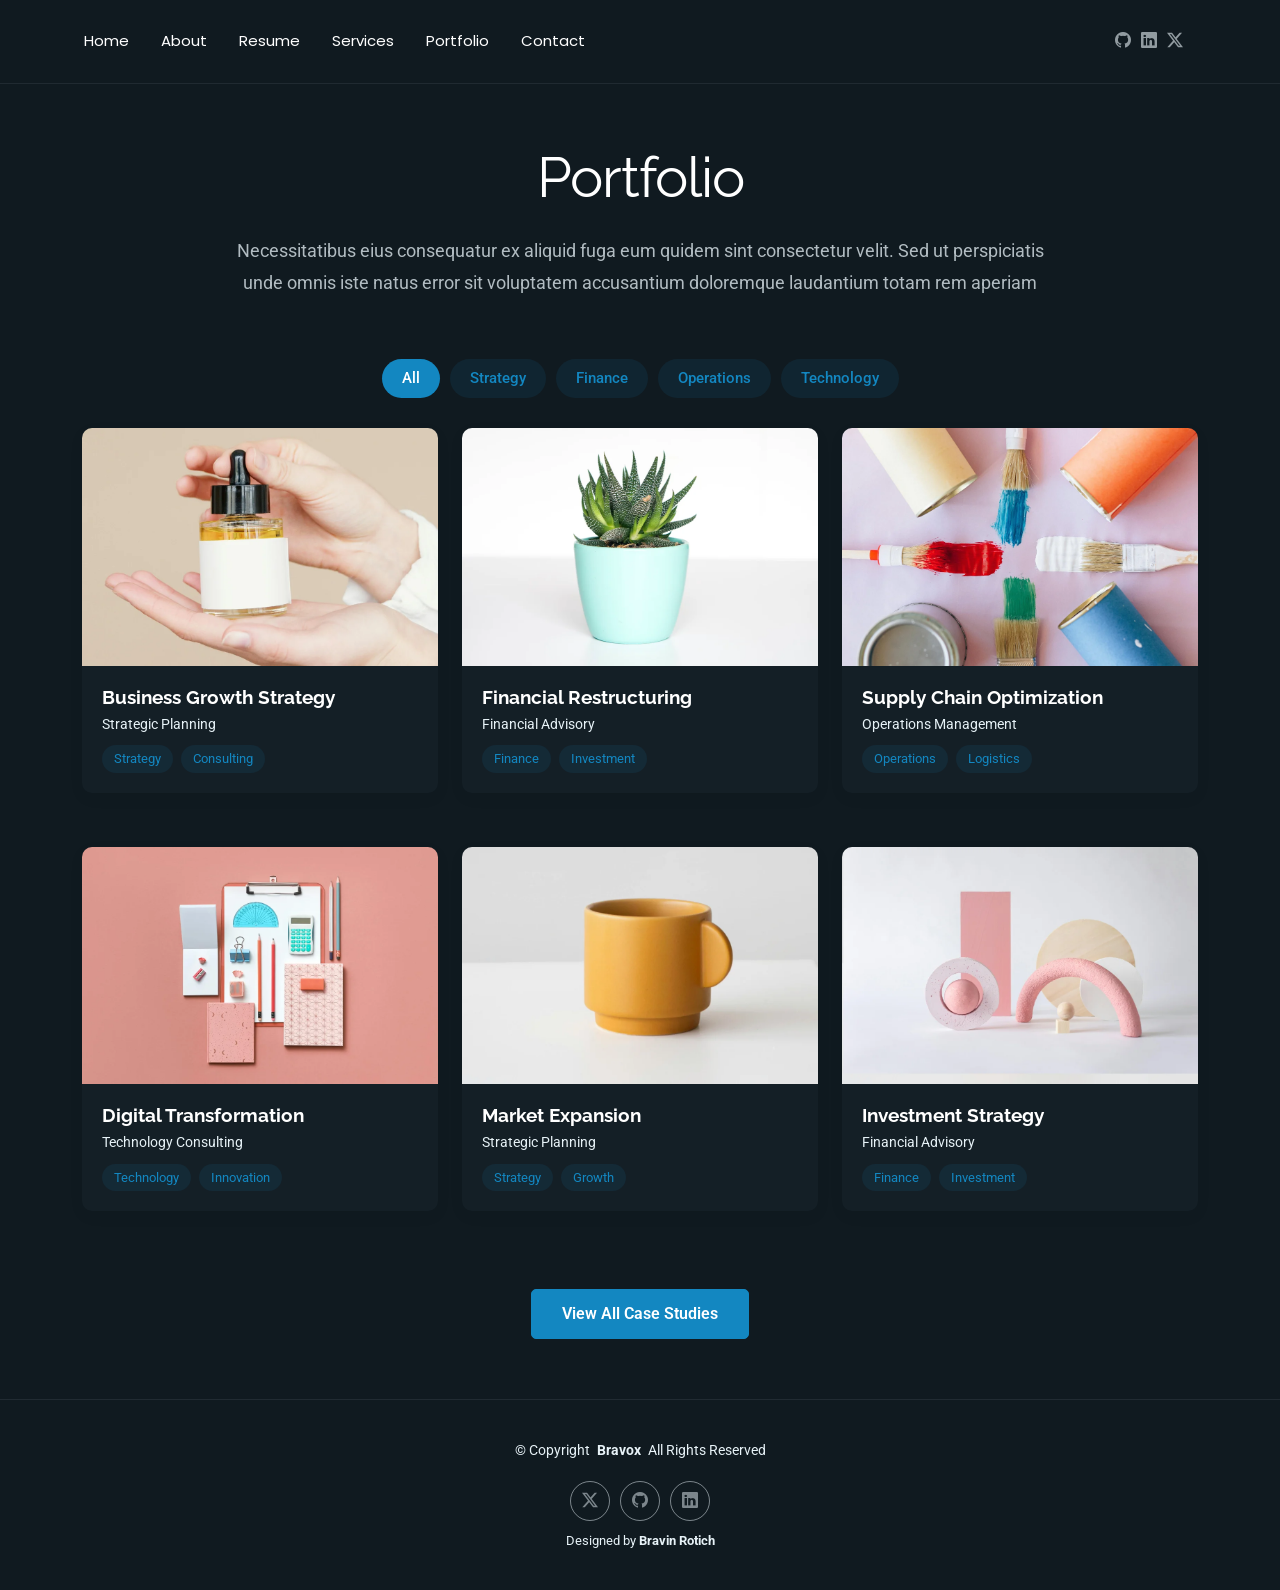
<file: portfolio.html>
<!DOCTYPE html>
<html lang="en">

<head>
  <meta charset="utf-8">
  <meta content="width=device-width, initial-scale=1.0" name="viewport">
  <title>Portfolio</title>
  <meta name="description" content="">
  <meta name="keywords" content="">

  <!-- Favicons -->
  <link href="assets/img/favicon.png" rel="icon">
  <link href="assets/img/apple-touch-icon.png" rel="apple-touch-icon">

  <!-- Fonts -->
  <link href="https://fonts.googleapis.com" rel="preconnect">
  <link href="https://fonts.gstatic.com" rel="preconnect" crossorigin>
  <link href="https://fonts.googleapis.com/css2?family=Roboto:ital,wght@0,100;0,300;0,400;0,500;0,700;0,900;1,100;1,300;1,400;1,500;1,700;1,900&family=Poppins:ital,wght@0,100;0,200;0,300;0,400;0,500;0,600;0,700;0,800;0,900;1,100;1,200;1,300;1,400;1,500;1,600;1,700;1,800;1,900&family=Raleway:ital,wght@0,100;0,200;0,300;0,400;0,500;0,600;0,700;0,800;0,900;1,100;1,200;1,300;1,400;1,500;1,600;1,700;1,800;1,900&display=swap" rel="stylesheet">

  <!-- Vendor CSS Files -->
  <link href="assets/vendor/bootstrap/css/bootstrap.min.css" rel="stylesheet">
  <link href="assets/vendor/bootstrap-icons/bootstrap-icons.css" rel="stylesheet">
  <link href="assets/vendor/aos/aos.css" rel="stylesheet">
  <link href="assets/vendor/swiper/swiper-bundle.min.css" rel="stylesheet">
  <link href="assets/vendor/glightbox/css/glightbox.min.css" rel="stylesheet">

  <!-- Main CSS File -->
  <link href="assets/css/main.css" rel="stylesheet">

  <!-- =======================================================
  * Template Name: FolioOne
  * Template URL: https://bootstrapmade.com/folioone-bootstrap-portfolio-website-template/
  * Updated: Aug 23 2025 with Bootstrap v5.3.7
  * Author: BootstrapMade.com
  * License: https://bootstrapmade.com/license/
  ======================================================== -->
</head>

<body class="portfolio-page">

  <header id="header" class="header d-flex align-items-center light-background sticky-top">
    <div class="container position-relative d-flex align-items-center justify-content-between">

      <!-- <a href="index.html" class="logo d-flex align-items-center me-auto me-xl-0">
      <img src="assets/img/logo.webp" alt="">
      <h1 class="sitename">FolioOne</h1> 
    </a> -->

      <nav id="navmenu" class="navmenu">
        <ul>
          <li><a href="index.html#hero">Home</a></li>
          <li><a href="index.html#about">About</a></li>
          <li><a href="index.html#resume">Resume</a></li>
          <li><a href="index.html#services">Services</a></li>
          <li><a href="index.html#portfolio">Portfolio</a></li>
          <li><a href="index.html#contact">Contact</a></li>
        </ul>
        <i class="mobile-nav-toggle d-xl-none bi bi-list"></i>
      </nav>

      <div class="header-social-links">
        <a href="https://github.com/Ellonding109" class="github" target="_blank"><i class="bi bi-github"></i></a>
        <a href="https://linkedin.com/in/bravin-rotich" class="linkedin" target="_blank"><i class="bi bi-linkedin"></i></a>
        <a href="https://twitter.com/Ellonding109" class="twitter" target="_blank"><i class="bi bi-twitter-x"></i></a>
      </div>

    </div>
  </header>

  <main class="main">

    <!-- Portfolio Section -->
    <section id="portfolio" class="portfolio section">

      <!-- Section Title -->
      <div class="container section-title" data-aos="fade-up">
        <h2>Portfolio</h2>
        <p>Necessitatibus eius consequatur ex aliquid fuga eum quidem sint consectetur velit. Sed ut perspiciatis unde omnis iste natus error sit voluptatem accusantium doloremque laudantium totam rem aperiam</p>
      </div><!-- End Section Title -->

      <div class="container" data-aos="fade-up" data-aos-delay="100">

        <div class="isotope-layout" data-default-filter="*" data-layout="masonry" data-sort="original-order">
          <ul class="portfolio-filters isotope-filters" data-aos="fade-up" data-aos-delay="200">
            <li data-filter="*" class="filter-active">All</li>
            <li data-filter=".filter-strategy">Strategy</li>
            <li data-filter=".filter-finance">Finance</li>
            <li data-filter=".filter-operations">Operations</li>
            <li data-filter=".filter-technology">Technology</li>
          </ul><!-- End Portfolio Filters -->

          <div class="row gy-4 isotope-container" data-aos="fade-up" data-aos-delay="300">
            <div class="col-lg-4 col-md-6 portfolio-item isotope-item filter-strategy">
              <div class="portfolio-card">
                <div class="portfolio-img">
                  <img src="assets/img/portfolio/portfolio-1.webp" alt="Portfolio Item" class="img-fluid">
                  <div class="portfolio-overlay">
                    <a href="assets/img/portfolio/portfolio-1.webp" class="glightbox portfolio-lightbox"><i class="bi bi-plus"></i></a>
                    <a href="#" class="portfolio-details-link"><i class="bi bi-link"></i></a>
                  </div>
                </div>
                <div class="portfolio-info">
                  <h4>Business Growth Strategy</h4>
                  <p>Strategic Planning</p>
                  <div class="portfolio-tags">
                    <span>Strategy</span>
                    <span>Consulting</span>
                  </div>
                </div>
              </div>
            </div>

            <div class="col-lg-4 col-md-6 portfolio-item isotope-item filter-finance">
              <div class="portfolio-card">
                <div class="portfolio-img">
                  <img src="assets/img/portfolio/portfolio-2.webp" alt="Portfolio Item" class="img-fluid">
                  <div class="portfolio-overlay">
                    <a href="assets/img/portfolio/portfolio-2.webp" class="glightbox portfolio-lightbox"><i class="bi bi-plus"></i></a>
                    <a href="#" class="portfolio-details-link"><i class="bi bi-link"></i></a>
                  </div>
                </div>
                <div class="portfolio-info">
                  <h4>Financial Restructuring</h4>
                  <p>Financial Advisory</p>
                  <div class="portfolio-tags">
                    <span>Finance</span>
                    <span>Investment</span>
                  </div>
                </div>
              </div>
            </div>

            <div class="col-lg-4 col-md-6 portfolio-item isotope-item filter-operations">
              <div class="portfolio-card">
                <div class="portfolio-img">
                  <img src="assets/img/portfolio/portfolio-3.webp" alt="Portfolio Item" class="img-fluid">
                  <div class="portfolio-overlay">
                    <a href="assets/img/portfolio/portfolio-3.webp" class="glightbox portfolio-lightbox"><i class="bi bi-plus"></i></a>
                    <a href="#" class="portfolio-details-link"><i class="bi bi-link"></i></a>
                  </div>
                </div>
                <div class="portfolio-info">
                  <h4>Supply Chain Optimization</h4>
                  <p>Operations Management</p>
                  <div class="portfolio-tags">
                    <span>Operations</span>
                    <span>Logistics</span>
                  </div>
                </div>
              </div>
            </div>

            <div class="col-lg-4 col-md-6 portfolio-item isotope-item filter-technology">
              <div class="portfolio-card">
                <div class="portfolio-img">
                  <img src="assets/img/portfolio/portfolio-4.webp" alt="Portfolio Item" class="img-fluid">
                  <div class="portfolio-overlay">
                    <a href="assets/img/portfolio/portfolio-4.webp" class="glightbox portfolio-lightbox"><i class="bi bi-plus"></i></a>
                    <a href="#" class="portfolio-details-link"><i class="bi bi-link"></i></a>
                  </div>
                </div>
                <div class="portfolio-info">
                  <h4>Digital Transformation</h4>
                  <p>Technology Consulting</p>
                  <div class="portfolio-tags">
                    <span>Technology</span>
                    <span>Innovation</span>
                  </div>
                </div>
              </div>
            </div>

            <div class="col-lg-4 col-md-6 portfolio-item isotope-item filter-strategy">
              <div class="portfolio-card">
                <div class="portfolio-img">
                  <img src="assets/img/portfolio/portfolio-5.webp" alt="Portfolio Item" class="img-fluid">
                  <div class="portfolio-overlay">
                    <a href="assets/img/portfolio/portfolio-5.webp" class="glightbox portfolio-lightbox"><i class="bi bi-plus"></i></a>
                    <a href="#" class="portfolio-details-link"><i class="bi bi-link"></i></a>
                  </div>
                </div>
                <div class="portfolio-info">
                  <h4>Market Expansion</h4>
                  <p>Strategic Planning</p>
                  <div class="portfolio-tags">
                    <span>Strategy</span>
                    <span>Growth</span>
                  </div>
                </div>
              </div>
            </div>

            <div class="col-lg-4 col-md-6 portfolio-item isotope-item filter-finance">
              <div class="portfolio-card">
                <div class="portfolio-img">
                  <img src="assets/img/portfolio/portfolio-6.webp" alt="Portfolio Item" class="img-fluid">
                  <div class="portfolio-overlay">
                    <a href="assets/img/portfolio/portfolio-6.webp" class="glightbox portfolio-lightbox"><i class="bi bi-plus"></i></a>
                    <a href="#" class="portfolio-details-link"><i class="bi bi-link"></i></a>
                  </div>
                </div>
                <div class="portfolio-info">
                  <h4>Investment Strategy</h4>
                  <p>Financial Advisory</p>
                  <div class="portfolio-tags">
                    <span>Finance</span>
                    <span>Investment</span>
                  </div>
                </div>
              </div>
            </div>
          </div><!-- End Portfolio Items Container -->

        </div>

        <div class="text-center mt-5" data-aos="fade-up" data-aos-delay="400">
          <a href="#portfolio" class="btn btn-primary">View All Case Studies</a>
        </div>

      </div>

    </section><!-- /Portfolio Section -->

  </main>

  <footer id="footer" class="footer">

    <div class="container">
      <div class="copyright text-center ">
        <p>© <span>Copyright</span> <strong class="px-1 sitename">Bravox</strong> <span>All Rights Reserved</span></p>
      </div>
      <div class="social-links d-flex justify-content-center">
        <a href="https://twitter.com/Ellonding109" target="_blank"><i class="bi bi-twitter-x"></i></a>
        <a href="https://github.com/Ellonding109" target="_blank"><i class="bi bi-github"></i></a>
        <a href="https://linkedin.com/in/bravin-rotich" target="_blank"><i class="bi bi-linkedin"></i></a>
      </div>
      <div class="credits">
        Designed by <strong>Bravin Rotich</strong>
      </div>
    </div>

  </footer>

  <!-- Scroll Top -->
  <a href="#" id="scroll-top" class="scroll-top d-flex align-items-center justify-content-center"><i class="bi bi-arrow-up-short"></i></a>

  <!-- Preloader -->
  <div id="preloader"></div>

  <!-- Vendor JS Files -->
  <script src="assets/vendor/bootstrap/js/bootstrap.bundle.min.js"></script>
  <script src="assets/vendor/php-email-form/validate.js"></script>
  <script src="assets/vendor/aos/aos.js"></script>
  <script src="assets/vendor/typed.js/typed.umd.js"></script>
  <script src="assets/vendor/waypoints/noframework.waypoints.js"></script>
  <script src="assets/vendor/purecounter/purecounter_vanilla.js"></script>
  <script src="assets/vendor/swiper/swiper-bundle.min.js"></script>
  <script src="assets/vendor/imagesloaded/imagesloaded.pkgd.min.js"></script>
  <script src="assets/vendor/isotope-layout/isotope.pkgd.min.js"></script>
  <script src="assets/vendor/glightbox/js/glightbox.min.js"></script>

  <!-- Main JS File -->
  <script src="assets/js/main.js"></script>

</body>

</html>
</file>
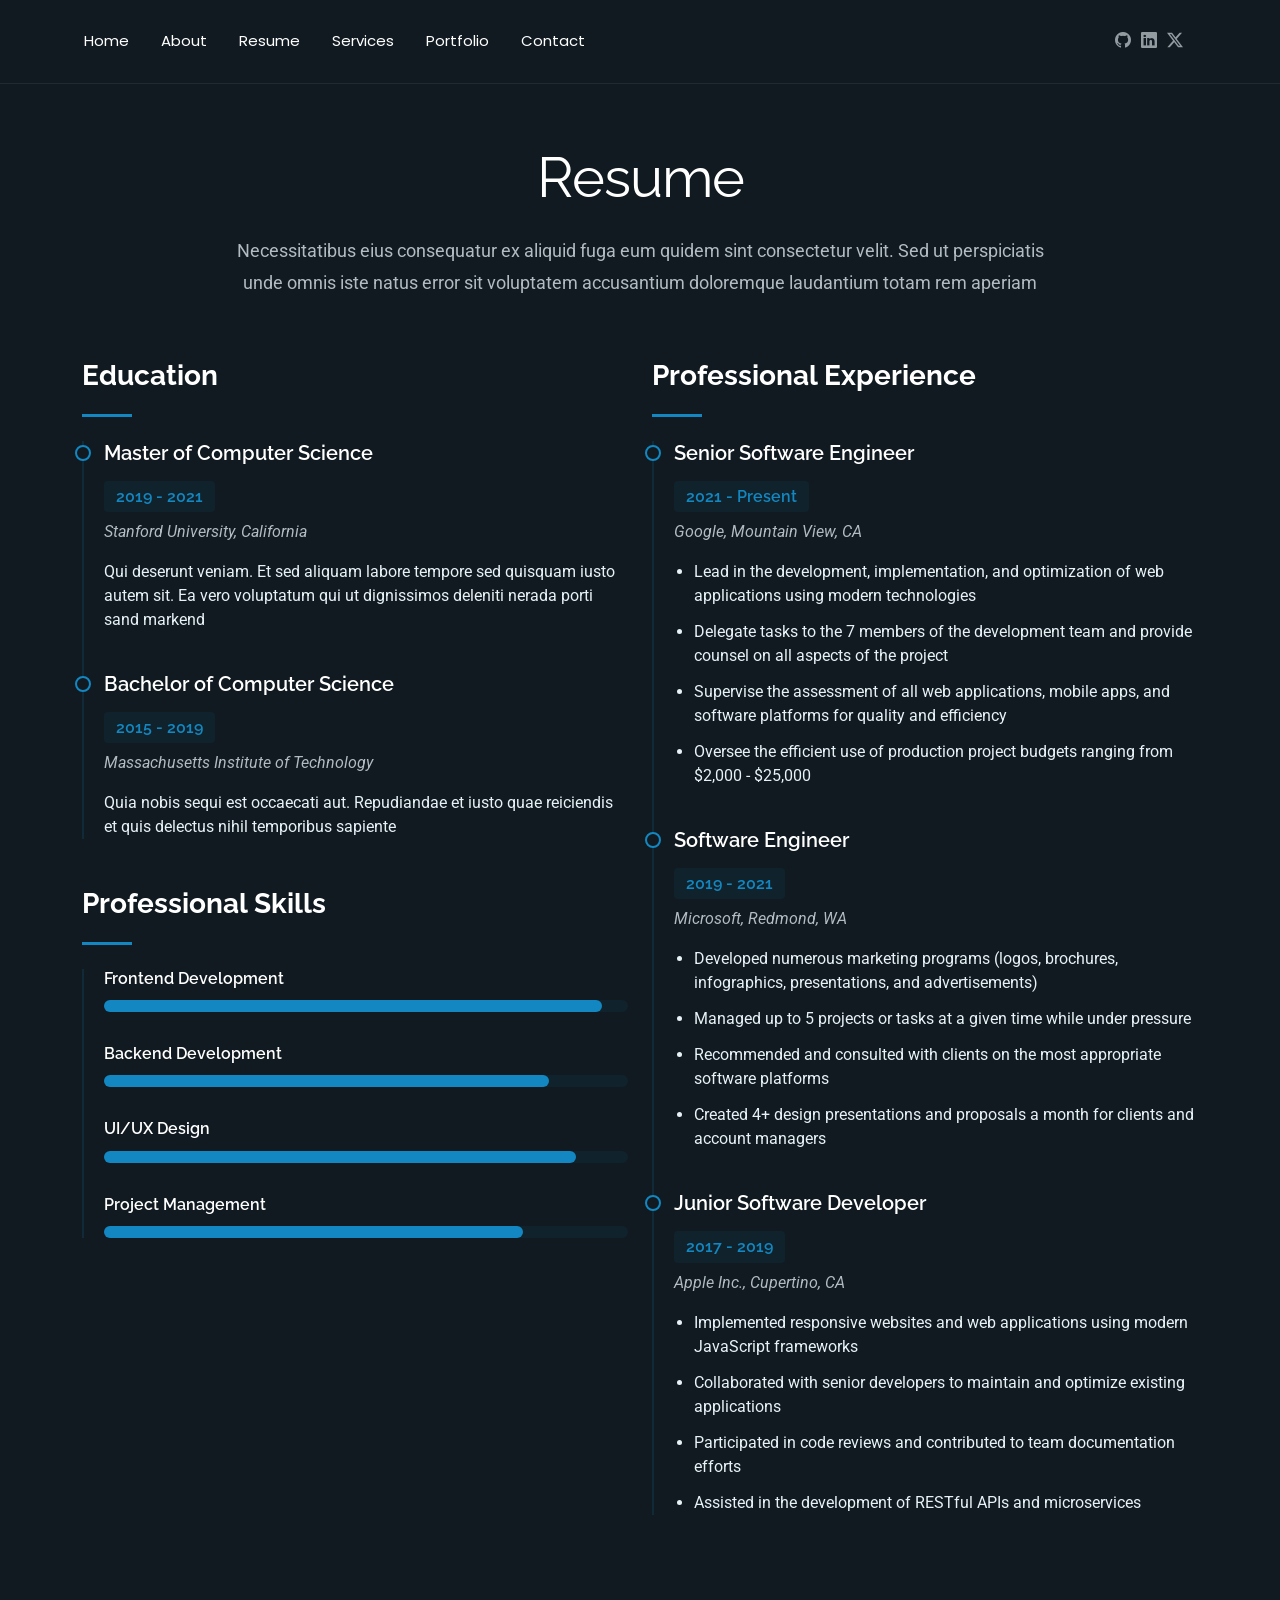
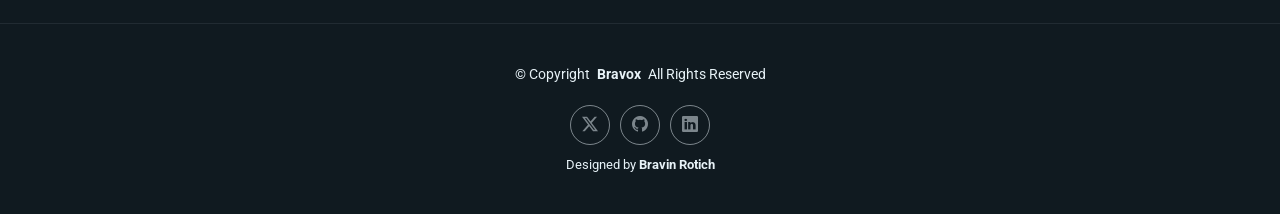
<file: resume.html>
<!DOCTYPE html>
<html lang="en">

<head>
  <meta charset="utf-8">
  <meta content="width=device-width, initial-scale=1.0" name="viewport">
  <title>Resume</title>
  <meta name="description" content="">
  <meta name="keywords" content="">

  <!-- Favicons -->
  <link href="assets/img/favicon.png" rel="icon">
  <link href="assets/img/apple-touch-icon.png" rel="apple-touch-icon">

  <!-- Fonts -->
  <link href="https://fonts.googleapis.com" rel="preconnect">
  <link href="https://fonts.gstatic.com" rel="preconnect" crossorigin>
  <link href="https://fonts.googleapis.com/css2?family=Roboto:ital,wght@0,100;0,300;0,400;0,500;0,700;0,900;1,100;1,300;1,400;1,500;1,700;1,900&family=Poppins:ital,wght@0,100;0,200;0,300;0,400;0,500;0,600;0,700;0,800;0,900;1,100;1,200;1,300;1,400;1,500;1,600;1,700;1,800;1,900&family=Raleway:ital,wght@0,100;0,200;0,300;0,400;0,500;0,600;0,700;0,800;0,900;1,100;1,200;1,300;1,400;1,500;1,600;1,700;1,800;1,900&display=swap" rel="stylesheet">

  <!-- Vendor CSS Files -->
  <link href="assets/vendor/bootstrap/css/bootstrap.min.css" rel="stylesheet">
  <link href="assets/vendor/bootstrap-icons/bootstrap-icons.css" rel="stylesheet">
  <link href="assets/vendor/aos/aos.css" rel="stylesheet">
  <link href="assets/vendor/swiper/swiper-bundle.min.css" rel="stylesheet">
  <link href="assets/vendor/glightbox/css/glightbox.min.css" rel="stylesheet">

  <!-- Main CSS File -->
  <link href="assets/css/main.css" rel="stylesheet">

  <!-- =======================================================
  * Template Name: FolioOne
  * Template URL: https://bootstrapmade.com/folioone-bootstrap-portfolio-website-template/
  * Updated: Aug 23 2025 with Bootstrap v5.3.7
  * Author: BootstrapMade.com
  * License: https://bootstrapmade.com/license/
  ======================================================== -->
</head>

<body class="resume-page">

  <header id="header" class="header d-flex align-items-center light-background sticky-top">
    <div class="container position-relative d-flex align-items-center justify-content-between">

      <!-- <a href="index.html" class="logo d-flex align-items-center me-auto me-xl-0">
      <img src="assets/img/logo.webp" alt="">
      <h1 class="sitename">FolioOne</h1> 
    </a> -->

      <nav id="navmenu" class="navmenu">
        <ul>
          <li><a href="index.html#hero">Home</a></li>
          <li><a href="index.html#about">About</a></li>
          <li><a href="index.html#resume">Resume</a></li>
          <li><a href="index.html#services">Services</a></li>
          <li><a href="index.html#portfolio">Portfolio</a></li>
          <li><a href="index.html#contact">Contact</a></li>
        </ul>
        <i class="mobile-nav-toggle d-xl-none bi bi-list"></i>
      </nav>

      <div class="header-social-links">
        <a href="https://github.com/Ellonding109" class="github" target="_blank"><i class="bi bi-github"></i></a>
        <a href="https://linkedin.com/in/bravin-rotich" class="linkedin" target="_blank"><i class="bi bi-linkedin"></i></a>
        <a href="https://twitter.com/Ellonding109" class="twitter" target="_blank"><i class="bi bi-twitter-x"></i></a>
      </div>

    </div>
  </header>

  <main class="main">

    <!-- Resume Section -->
    <section id="resume" class="resume section">

      <!-- Section Title -->
      <div class="container section-title" data-aos="fade-up">
        <h2>Resume</h2>
        <p>Necessitatibus eius consequatur ex aliquid fuga eum quidem sint consectetur velit. Sed ut perspiciatis unde omnis iste natus error sit voluptatem accusantium doloremque laudantium totam rem aperiam</p>
      </div><!-- End Section Title -->

      <div class="container" data-aos="fade-up" data-aos-delay="100">

        <div class="row">
          <div class="col-lg-6">

            <!-- Education Section -->
            <div class="resume-item" data-aos="fade-up">
              <h3 class="resume-title">Education</h3>

              <div class="resume-content">
                <article class="education-item">
                  <h4>Master of Computer Science</h4>
                  <h5>2019 - 2021</h5>
                  <p class="institution"><em>Stanford University, California</em></p>
                  <p>Qui deserunt veniam. Et sed aliquam labore tempore sed quisquam iusto autem sit. Ea vero voluptatum qui ut dignissimos deleniti nerada porti sand markend</p>
                </article>

                <article class="education-item">
                  <h4>Bachelor of Computer Science</h4>
                  <h5>2015 - 2019</h5>
                  <p class="institution"><em>Massachusetts Institute of Technology</em></p>
                  <p>Quia nobis sequi est occaecati aut. Repudiandae et iusto quae reiciendis et quis delectus nihil temporibus sapiente</p>
                </article>
              </div>
            </div><!-- End Education Section -->

            <!-- Professional Skills Section -->
            <div class="resume-item skills-animation" data-aos="fade-up">
              <h3 class="resume-title">Professional Skills</h3>

              <div class="resume-content">
                <div class="skill-item">
                  <h4>Frontend Development</h4>
                  <div class="progress">
                    <div class="progress-bar" role="progressbar" aria-valuenow="95" aria-valuemin="0" aria-valuemax="100"></div>
                  </div>
                </div>

                <div class="skill-item">
                  <h4>Backend Development</h4>
                  <div class="progress">
                    <div class="progress-bar" role="progressbar" aria-valuenow="85" aria-valuemin="0" aria-valuemax="100"></div>
                  </div>
                </div>

                <div class="skill-item">
                  <h4>UI/UX Design</h4>
                  <div class="progress">
                    <div class="progress-bar" role="progressbar" aria-valuenow="90" aria-valuemin="0" aria-valuemax="100"></div>
                  </div>
                </div>

                <div class="skill-item">
                  <h4>Project Management</h4>
                  <div class="progress">
                    <div class="progress-bar" role="progressbar" aria-valuenow="80" aria-valuemin="0" aria-valuemax="100"></div>
                  </div>
                </div>
              </div>
            </div><!-- End Professional Skills Section -->
          </div>

          <div class="col-lg-6">
            <!-- Experience Section -->
            <div class="resume-item" data-aos="fade-up" data-aos-delay="100">
              <h3 class="resume-title">Professional Experience</h3>

              <div class="resume-content">
                <article class="experience-item">
                  <h4>Senior Software Engineer</h4>
                  <h5>2021 - Present</h5>
                  <p class="company"><em>Google, Mountain View, CA</em></p>
                  <ul>
                    <li>Lead in the development, implementation, and optimization of web applications using modern technologies</li>
                    <li>Delegate tasks to the 7 members of the development team and provide counsel on all aspects of the project</li>
                    <li>Supervise the assessment of all web applications, mobile apps, and software platforms for quality and efficiency</li>
                    <li>Oversee the efficient use of production project budgets ranging from $2,000 - $25,000</li>
                  </ul>
                </article>

                <article class="experience-item">
                  <h4>Software Engineer</h4>
                  <h5>2019 - 2021</h5>
                  <p class="company"><em>Microsoft, Redmond, WA</em></p>
                  <ul>
                    <li>Developed numerous marketing programs (logos, brochures, infographics, presentations, and advertisements)</li>
                    <li>Managed up to 5 projects or tasks at a given time while under pressure</li>
                    <li>Recommended and consulted with clients on the most appropriate software platforms</li>
                    <li>Created 4+ design presentations and proposals a month for clients and account managers</li>
                  </ul>
                </article>

                <article class="experience-item">
                  <h4>Junior Software Developer</h4>
                  <h5>2017 - 2019</h5>
                  <p class="company"><em>Apple Inc., Cupertino, CA</em></p>
                  <ul>
                    <li>Implemented responsive websites and web applications using modern JavaScript frameworks</li>
                    <li>Collaborated with senior developers to maintain and optimize existing applications</li>
                    <li>Participated in code reviews and contributed to team documentation efforts</li>
                    <li>Assisted in the development of RESTful APIs and microservices</li>
                  </ul>
                </article>
              </div>
            </div><!-- End Experience Section -->
          </div>
        </div>

      </div>

    </section><!-- /Resume Section -->

  </main>

  <footer id="footer" class="footer">

    <div class="container">
      <div class="copyright text-center ">
        <p>© <span>Copyright</span> <strong class="px-1 sitename">Bravox</strong> <span>All Rights Reserved</span></p>
      </div>
      <div class="social-links d-flex justify-content-center">
        <a href="https://twitter.com/Ellonding109" target="_blank"><i class="bi bi-twitter-x"></i></a>
        <a href="https://github.com/Ellonding109" target="_blank"><i class="bi bi-github"></i></a>
        <a href="https://linkedin.com/in/bravin-rotich" target="_blank"><i class="bi bi-linkedin"></i></a>
      </div>
      <div class="credits">
        Designed by <strong>Bravin Rotich</strong>
      </div>
    </div>

  </footer>

  <!-- Scroll Top -->
  <a href="#" id="scroll-top" class="scroll-top d-flex align-items-center justify-content-center"><i class="bi bi-arrow-up-short"></i></a>

  <!-- Preloader -->
  <div id="preloader"></div>

  <!-- Vendor JS Files -->
  <script src="assets/vendor/bootstrap/js/bootstrap.bundle.min.js"></script>
  <script src="assets/vendor/php-email-form/validate.js"></script>
  <script src="assets/vendor/aos/aos.js"></script>
  <script src="assets/vendor/typed.js/typed.umd.js"></script>
  <script src="assets/vendor/waypoints/noframework.waypoints.js"></script>
  <script src="assets/vendor/purecounter/purecounter_vanilla.js"></script>
  <script src="assets/vendor/swiper/swiper-bundle.min.js"></script>
  <script src="assets/vendor/imagesloaded/imagesloaded.pkgd.min.js"></script>
  <script src="assets/vendor/isotope-layout/isotope.pkgd.min.js"></script>
  <script src="assets/vendor/glightbox/js/glightbox.min.js"></script>

  <!-- Main JS File -->
  <script src="assets/js/main.js"></script>

</body>

</html>
</file>
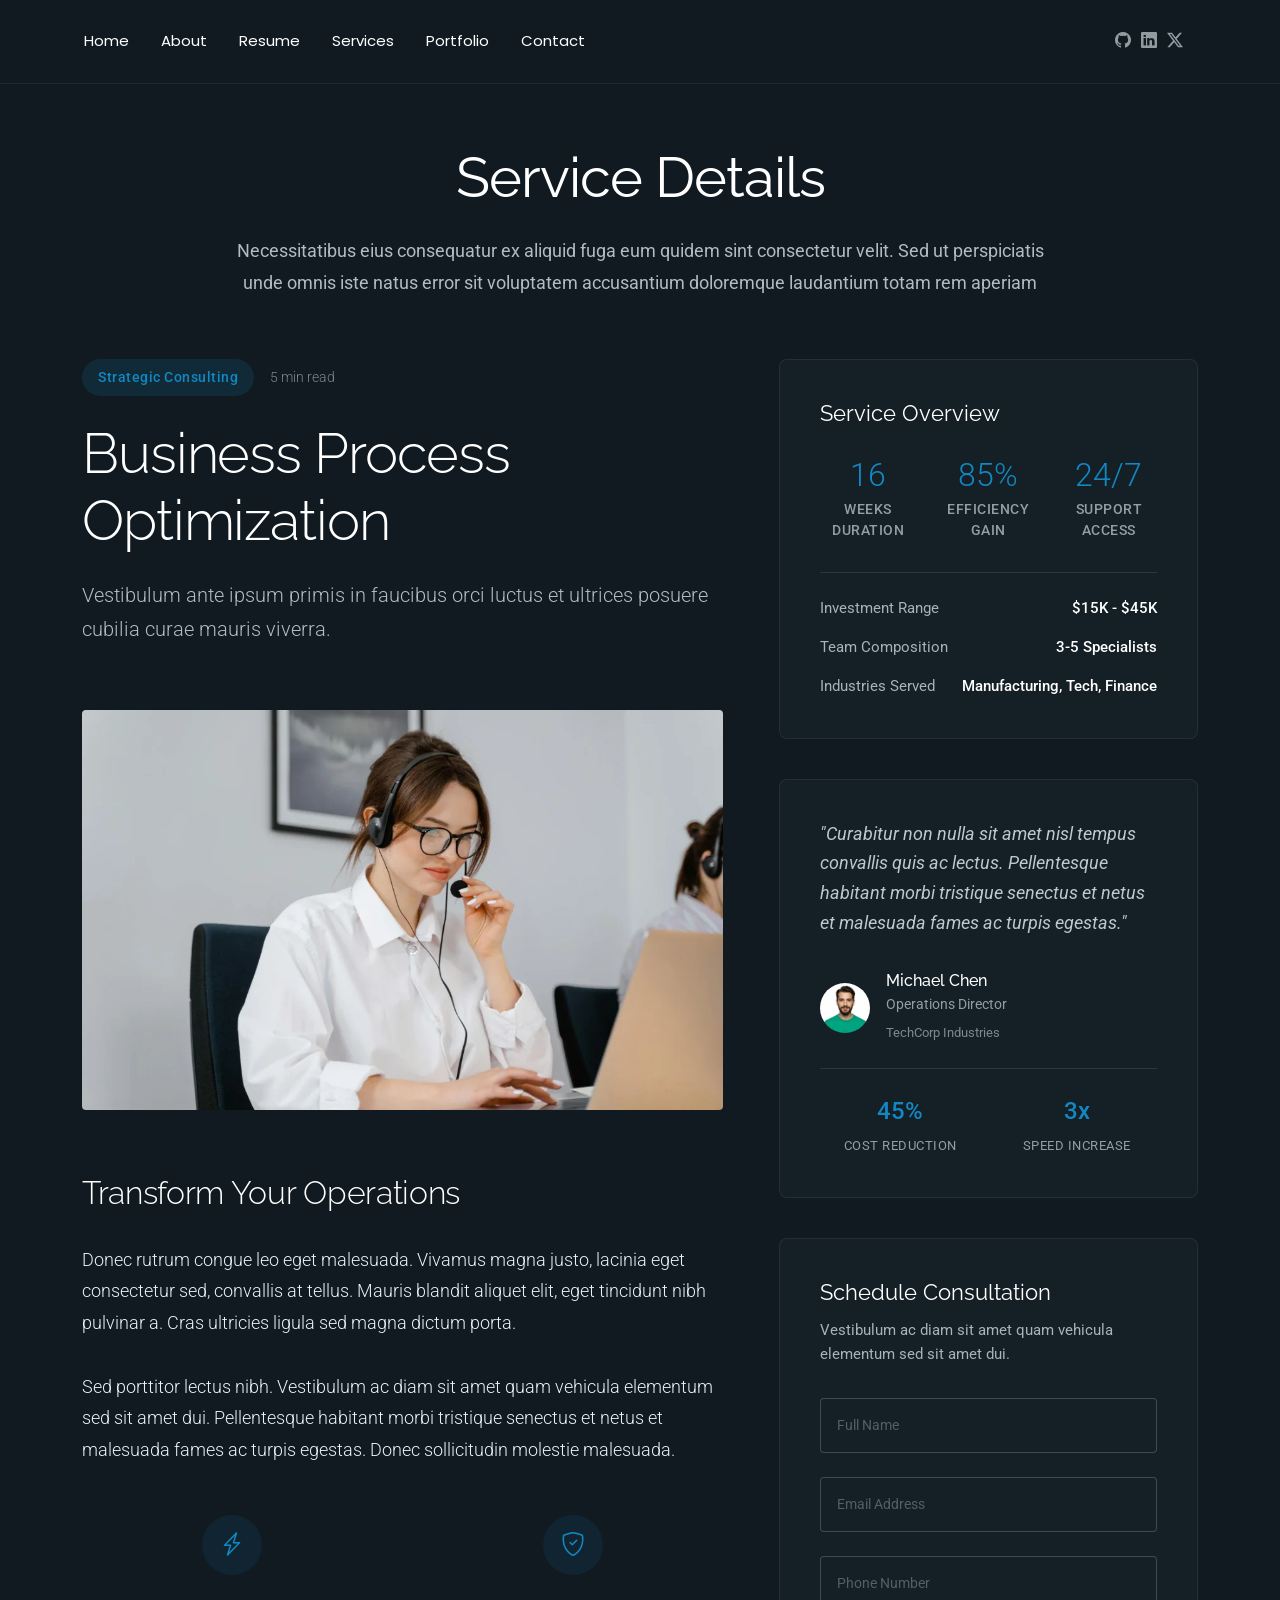
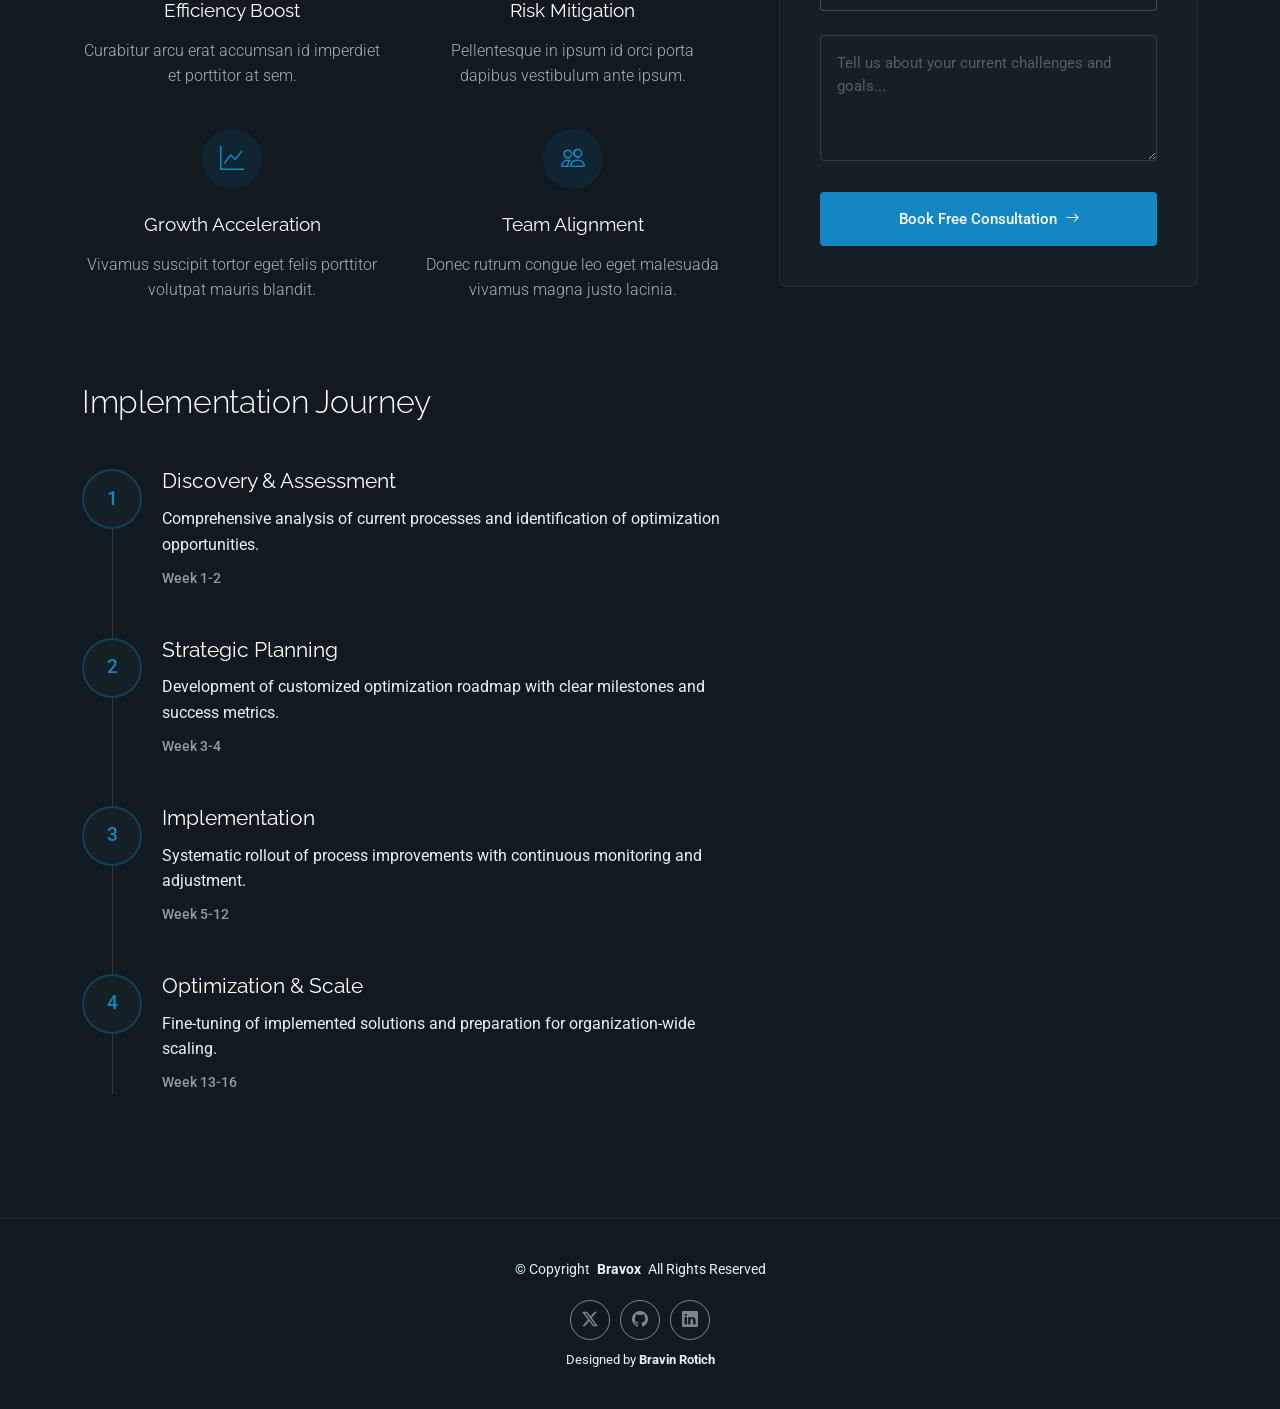
<file: service-details.html>
<!DOCTYPE html>
<html lang="en">

<head>
  <meta charset="utf-8">
  <meta content="width=device-width, initial-scale=1.0" name="viewport">
  <title>Service Details - Bravin Rotich</title>
  <meta name="description" content="Professional data analysis, backend development, and web development services by Bravin Rotich">
  <meta name="keywords" content="Services, Data Analysis, Web Development, Backend Development, Bravin Rotich">

  <!-- Favicons -->
  <link href="assets/img/favicon.png" rel="icon">
  <link href="assets/img/apple-touch-icon.png" rel="apple-touch-icon">

  <!-- Fonts -->
  <link href="https://fonts.googleapis.com" rel="preconnect">
  <link href="https://fonts.gstatic.com" rel="preconnect" crossorigin>
  <link href="https://fonts.googleapis.com/css2?family=Roboto:ital,wght@0,100;0,300;0,400;0,500;0,700;0,900;1,100;1,300;1,400;1,500;1,700;1,900&family=Poppins:ital,wght@0,100;0,200;0,300;0,400;0,500;0,600;0,700;0,800;0,900;1,100;1,200;1,300;1,400;1,500;1,600;1,700;1,800;1,900&family=Raleway:ital,wght@0,100;0,200;0,300;0,400;0,500;0,600;0,700;0,800;0,900;1,100;1,200;1,300;1,400;1,500;1,600;1,700;1,800;1,900&display=swap" rel="stylesheet">

  <!-- Vendor CSS Files -->
  <link href="assets/vendor/bootstrap/css/bootstrap.min.css" rel="stylesheet">
  <link href="assets/vendor/bootstrap-icons/bootstrap-icons.css" rel="stylesheet">
  <link href="assets/vendor/aos/aos.css" rel="stylesheet">
  <link href="assets/vendor/swiper/swiper-bundle.min.css" rel="stylesheet">
  <link href="assets/vendor/glightbox/css/glightbox.min.css" rel="stylesheet">

  <!-- Main CSS File -->
  <link href="assets/css/main.css" rel="stylesheet">

  <!-- =======================================================
  * Template Name: FolioOne
  * Template URL: https://bootstrapmade.com/folioone-bootstrap-portfolio-website-template/
  * Updated: Aug 23 2025 with Bootstrap v5.3.7
  * Author: BootstrapMade.com
  * License: https://bootstrapmade.com/license/
  ======================================================== -->
</head>

<body class="service-details-page">

  <header id="header" class="header d-flex align-items-center light-background sticky-top">
    <div class="container position-relative d-flex align-items-center justify-content-between">

      <!-- <a href="index.html" class="logo d-flex align-items-center me-auto me-xl-0">
      <img src="assets/img/logo.webp" alt="">
      <h1 class="sitename">FolioOne</h1> 
    </a> -->

      <nav id="navmenu" class="navmenu">
        <ul>
          <li><a href="index.html#hero">Home</a></li>
          <li><a href="index.html#about">About</a></li>
          <li><a href="index.html#resume">Resume</a></li>
          <li><a href="index.html#services">Services</a></li>
          <li><a href="index.html#portfolio">Portfolio</a></li>
          <li><a href="index.html#contact">Contact</a></li>
        </ul>
        <i class="mobile-nav-toggle d-xl-none bi bi-list"></i>
      </nav>

      <div class="header-social-links">
        <a href="https://github.com/Ellonding109" class="github" target="_blank"><i class="bi bi-github"></i></a>
        <a href="https://linkedin.com/in/bravin-rotich" class="linkedin" target="_blank"><i class="bi bi-linkedin"></i></a>
        <a href="https://twitter.com/Ellonding109" class="twitter" target="_blank"><i class="bi bi-twitter-x"></i></a>
      </div>

    </div>
  </header>

  <main class="main">

    <!-- Service Details Section -->
    <section id="service-details" class="service-details section">

      <!-- Section Title -->
      <div class="container section-title" data-aos="fade-up">
        <h2>Service Details</h2>
        <p>Necessitatibus eius consequatur ex aliquid fuga eum quidem sint consectetur velit. Sed ut perspiciatis unde omnis iste natus error sit voluptatem accusantium doloremque laudantium totam rem aperiam</p>
      </div><!-- End Section Title -->

      <div class="container" data-aos="fade-up" data-aos-delay="100">

        <div class="row">

          <!-- Main Content Area -->
          <div class="col-lg-7">

            <!-- Hero Service Introduction -->
            <div class="service-hero" data-aos="fade-up" data-aos-delay="100">
              <div class="service-meta">
                <span class="service-category">Strategic Consulting</span>
                <span class="reading-time">5 min read</span>
              </div>
              <h1>Business Process Optimization</h1>
              <p class="service-description">Vestibulum ante ipsum primis in faucibus orci luctus et ultrices posuere cubilia curae mauris viverra.</p>
            </div>

            <!-- Service Visual -->
            <div class="service-visual" data-aos="zoom-in" data-aos-delay="200">
              <img src="assets/img/services/services-7.webp" alt="Business Process Optimization" class="img-fluid">
            </div>

            <!-- Service Content -->
            <div class="service-narrative" data-aos="fade-up" data-aos-delay="300">
              <h3>Transform Your Operations</h3>
              <p>Donec rutrum congue leo eget malesuada. Vivamus magna justo, lacinia eget consectetur sed, convallis at tellus. Mauris blandit aliquet elit, eget tincidunt nibh pulvinar a. Cras ultricies ligula sed magna dictum porta.</p>

              <p>Sed porttitor lectus nibh. Vestibulum ac diam sit amet quam vehicula elementum sed sit amet dui. Pellentesque habitant morbi tristique senectus et netus et malesuada fames ac turpis egestas. Donec sollicitudin molestie malesuada.</p>

              <!-- Key Benefits Grid -->
              <div class="benefits-grid" data-aos="fade-up" data-aos-delay="400">
                <div class="benefit-card">
                  <div class="benefit-icon">
                    <i class="bi bi-lightning-charge"></i>
                  </div>
                  <h4>Efficiency Boost</h4>
                  <p>Curabitur arcu erat accumsan id imperdiet et porttitor at sem.</p>
                </div>

                <div class="benefit-card">
                  <div class="benefit-icon">
                    <i class="bi bi-shield-check"></i>
                  </div>
                  <h4>Risk Mitigation</h4>
                  <p>Pellentesque in ipsum id orci porta dapibus vestibulum ante ipsum.</p>
                </div>

                <div class="benefit-card">
                  <div class="benefit-icon">
                    <i class="bi bi-graph-up"></i>
                  </div>
                  <h4>Growth Acceleration</h4>
                  <p>Vivamus suscipit tortor eget felis porttitor volutpat mauris blandit.</p>
                </div>

                <div class="benefit-card">
                  <div class="benefit-icon">
                    <i class="bi bi-people"></i>
                  </div>
                  <h4>Team Alignment</h4>
                  <p>Donec rutrum congue leo eget malesuada vivamus magna justo lacinia.</p>
                </div>
              </div>

            </div>

            <!-- Implementation Timeline -->
            <div class="timeline-section" data-aos="fade-up" data-aos-delay="500">
              <h3>Implementation Journey</h3>
              <div class="timeline">
                <div class="timeline-item">
                  <div class="timeline-marker">
                    <span>1</span>
                  </div>
                  <div class="timeline-content">
                    <h4>Discovery &amp; Assessment</h4>
                    <p>Comprehensive analysis of current processes and identification of optimization opportunities.</p>
                    <small>Week 1-2</small>
                  </div>
                </div>

                <div class="timeline-item">
                  <div class="timeline-marker">
                    <span>2</span>
                  </div>
                  <div class="timeline-content">
                    <h4>Strategic Planning</h4>
                    <p>Development of customized optimization roadmap with clear milestones and success metrics.</p>
                    <small>Week 3-4</small>
                  </div>
                </div>

                <div class="timeline-item">
                  <div class="timeline-marker">
                    <span>3</span>
                  </div>
                  <div class="timeline-content">
                    <h4>Implementation</h4>
                    <p>Systematic rollout of process improvements with continuous monitoring and adjustment.</p>
                    <small>Week 5-12</small>
                  </div>
                </div>

                <div class="timeline-item">
                  <div class="timeline-marker">
                    <span>4</span>
                  </div>
                  <div class="timeline-content">
                    <h4>Optimization &amp; Scale</h4>
                    <p>Fine-tuning of implemented solutions and preparation for organization-wide scaling.</p>
                    <small>Week 13-16</small>
                  </div>
                </div>
              </div>
            </div>

          </div><!-- End Main Content -->

          <!-- Service Sidebar -->
          <div class="col-lg-5">
            <div class="service-sidebar" data-aos="fade-up" data-aos-delay="200">

              <!-- Service Overview Card -->
              <div class="overview-card">
                <div class="overview-header">
                  <h4>Service Overview</h4>
                </div>
                <div class="overview-stats">
                  <div class="stat-item">
                    <div class="stat-number">16</div>
                    <div class="stat-label">Weeks Duration</div>
                  </div>
                  <div class="stat-item">
                    <div class="stat-number">85%</div>
                    <div class="stat-label">Efficiency Gain</div>
                  </div>
                  <div class="stat-item">
                    <div class="stat-number">24/7</div>
                    <div class="stat-label">Support Access</div>
                  </div>
                </div>

                <div class="overview-details">
                  <div class="detail-row">
                    <span class="detail-label">Investment Range</span>
                    <span class="detail-value">$15K - $45K</span>
                  </div>
                  <div class="detail-row">
                    <span class="detail-label">Team Composition</span>
                    <span class="detail-value">3-5 Specialists</span>
                  </div>
                  <div class="detail-row">
                    <span class="detail-label">Industries Served</span>
                    <span class="detail-value">Manufacturing, Tech, Finance</span>
                  </div>
                </div>
              </div>

              <!-- Client Success Story -->
              <div class="success-story">
                <div class="story-quote">
                  <p>"Curabitur non nulla sit amet nisl tempus convallis quis ac lectus. Pellentesque habitant morbi tristique senectus et netus et malesuada fames ac turpis egestas."</p>
                </div>
                <div class="story-author">
                  <img src="assets/img/person/person-m-8.webp" alt="Michael Chen" class="author-avatar">
                  <div class="author-details">
                    <h5>Michael Chen</h5>
                    <span>Operations Director</span>
                    <small>TechCorp Industries</small>
                  </div>
                </div>
                <div class="story-metrics">
                  <div class="metric">
                    <span class="metric-value">45%</span>
                    <span class="metric-label">Cost Reduction</span>
                  </div>
                  <div class="metric">
                    <span class="metric-value">3x</span>
                    <span class="metric-label">Speed Increase</span>
                  </div>
                </div>
              </div>

              <!-- Consultation Form -->
              <div class="consultation-form">
                <div class="form-header">
                  <h4>Schedule Consultation</h4>
                  <p>Vestibulum ac diam sit amet quam vehicula elementum sed sit amet dui.</p>
                </div>

                <form action="forms/consultation.php" method="post" class="php-email-form">
                  <div class="form-group">
                    <input type="text" name="name" class="form-input" placeholder="Full Name" required="">
                  </div>

                  <div class="form-group">
                    <input type="email" name="email" class="form-input" placeholder="Email Address" required="">
                  </div>

                  <div class="form-group">
                    <input type="tel" name="phone" class="form-input" placeholder="Phone Number">
                  </div>

                  <input type="hidden" name="subject" value="Business Process Optimization Consultation">

                  <div class="form-group">
                    <textarea name="message" class="form-input" rows="4" placeholder="Tell us about your current challenges and goals..." required=""></textarea>
                  </div>

                  <div class="loading">Loading</div>
                  <div class="error-message"></div>
                  <div class="sent-message">Your consultation request has been sent. Thank you!</div>

                  <button type="submit" class="btn-consultation">
                    <span>Book Free Consultation</span>
                    <i class="bi bi-arrow-right"></i>
                  </button>
                </form>
              </div>

            </div>
          </div><!-- End Sidebar -->

        </div>

      </div>

    </section><!-- /Service Details Section -->

  </main>

  <footer id="footer" class="footer">

    <div class="container">
      <div class="copyright text-center ">
        <p>© <span>Copyright</span> <strong class="px-1 sitename">Bravox</strong> <span>All Rights Reserved</span></p>
      </div>
      <div class="social-links d-flex justify-content-center">
        <a href="https://twitter.com/Ellonding109" target="_blank"><i class="bi bi-twitter-x"></i></a>
        <a href="https://github.com/Ellonding109" target="_blank"><i class="bi bi-github"></i></a>
        <a href="https://linkedin.com/in/bravin-rotich" target="_blank"><i class="bi bi-linkedin"></i></a>
      </div>
      <div class="credits">
        Designed by <strong>Bravin Rotich</strong>
      </div>
    </div>

  </footer>

  <!-- Scroll Top -->
  <a href="#" id="scroll-top" class="scroll-top d-flex align-items-center justify-content-center"><i class="bi bi-arrow-up-short"></i></a>

  <!-- Preloader -->
  <div id="preloader"></div>

  <!-- Vendor JS Files -->
  <script src="assets/vendor/bootstrap/js/bootstrap.bundle.min.js"></script>
  <script src="assets/vendor/php-email-form/validate.js"></script>
  <script src="assets/vendor/aos/aos.js"></script>
  <script src="assets/vendor/typed.js/typed.umd.js"></script>
  <script src="assets/vendor/waypoints/noframework.waypoints.js"></script>
  <script src="assets/vendor/purecounter/purecounter_vanilla.js"></script>
  <script src="assets/vendor/swiper/swiper-bundle.min.js"></script>
  <script src="assets/vendor/imagesloaded/imagesloaded.pkgd.min.js"></script>
  <script src="assets/vendor/isotope-layout/isotope.pkgd.min.js"></script>
  <script src="assets/vendor/glightbox/js/glightbox.min.js"></script>

  <!-- Main JS File -->
  <script src="assets/js/main.js"></script>

</body>

</html>
</file>
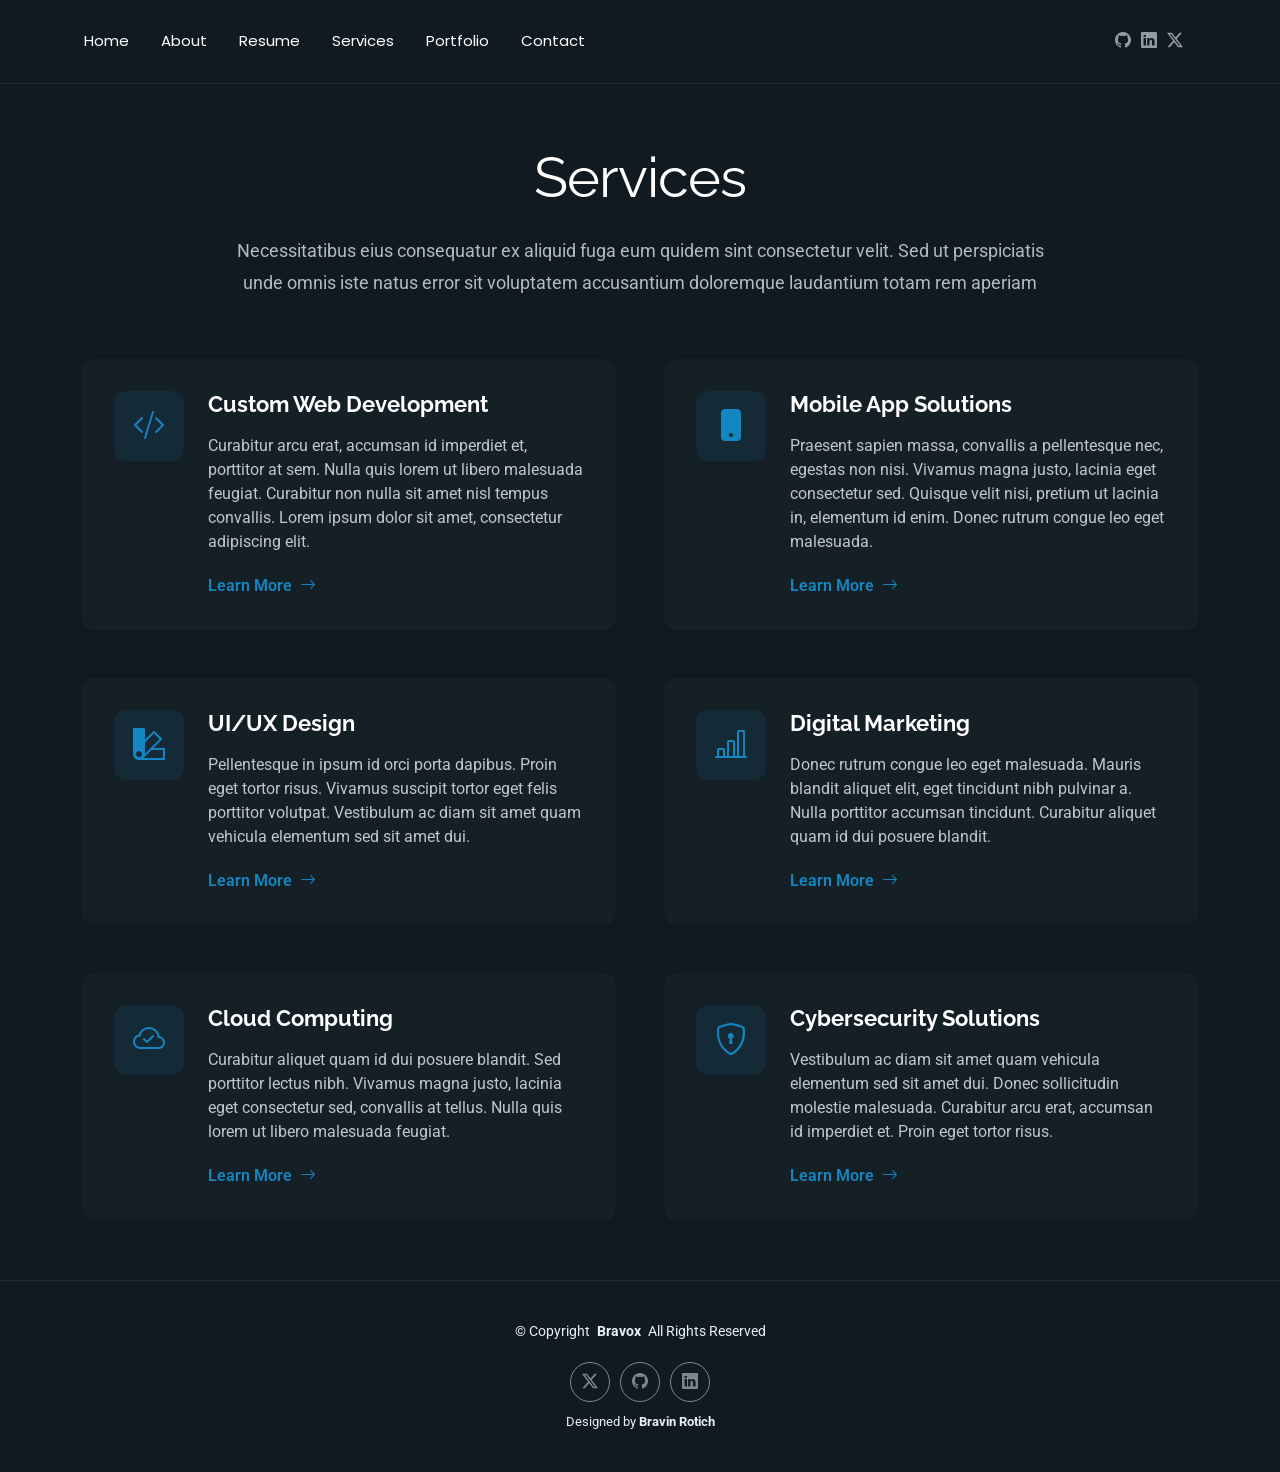
<file: services.html>
<!DOCTYPE html>
<html lang="en">

<head>
  <meta charset="utf-8">
  <meta content="width=device-width, initial-scale=1.0" name="viewport">
  <title>Services</title>
  <meta name="description" content="">
  <meta name="keywords" content="">

  <!-- Favicons -->
  <link href="assets/img/favicon.png" rel="icon">
  <link href="assets/img/apple-touch-icon.png" rel="apple-touch-icon">

  <!-- Fonts -->
  <link href="https://fonts.googleapis.com" rel="preconnect">
  <link href="https://fonts.gstatic.com" rel="preconnect" crossorigin>
  <link href="https://fonts.googleapis.com/css2?family=Roboto:ital,wght@0,100;0,300;0,400;0,500;0,700;0,900;1,100;1,300;1,400;1,500;1,700;1,900&family=Poppins:ital,wght@0,100;0,200;0,300;0,400;0,500;0,600;0,700;0,800;0,900;1,100;1,200;1,300;1,400;1,500;1,600;1,700;1,800;1,900&family=Raleway:ital,wght@0,100;0,200;0,300;0,400;0,500;0,600;0,700;0,800;0,900;1,100;1,200;1,300;1,400;1,500;1,600;1,700;1,800;1,900&display=swap" rel="stylesheet">

  <!-- Vendor CSS Files -->
  <link href="assets/vendor/bootstrap/css/bootstrap.min.css" rel="stylesheet">
  <link href="assets/vendor/bootstrap-icons/bootstrap-icons.css" rel="stylesheet">
  <link href="assets/vendor/aos/aos.css" rel="stylesheet">
  <link href="assets/vendor/swiper/swiper-bundle.min.css" rel="stylesheet">
  <link href="assets/vendor/glightbox/css/glightbox.min.css" rel="stylesheet">

  <!-- Main CSS File -->
  <link href="assets/css/main.css" rel="stylesheet">

  <!-- =======================================================
  * Template Name: FolioOne
  * Template URL: https://bootstrapmade.com/folioone-bootstrap-portfolio-website-template/
  * Updated: Aug 23 2025 with Bootstrap v5.3.7
  * Author: BootstrapMade.com
  * License: https://bootstrapmade.com/license/
  ======================================================== -->
</head>

<body class="services-page">

  <header id="header" class="header d-flex align-items-center light-background sticky-top">
    <div class="container position-relative d-flex align-items-center justify-content-between">

      <!-- <a href="index.html" class="logo d-flex align-items-center me-auto me-xl-0">
      <img src="assets/img/logo.webp" alt="">
      <h1 class="sitename">FolioOne</h1> 
    </a> -->

      <nav id="navmenu" class="navmenu">
        <ul>
          <li><a href="index.html#hero">Home</a></li>
          <li><a href="index.html#about">About</a></li>
          <li><a href="index.html#resume">Resume</a></li>
          <li><a href="index.html#services">Services</a></li>
          <li><a href="index.html#portfolio">Portfolio</a></li>
          <li><a href="index.html#contact">Contact</a></li>
        </ul>
        <i class="mobile-nav-toggle d-xl-none bi bi-list"></i>
      </nav>

      <div class="header-social-links">
        <a href="https://github.com/Ellonding109" class="github" target="_blank"><i class="bi bi-github"></i></a>
        <a href="https://linkedin.com/in/bravin-rotich" class="linkedin" target="_blank"><i class="bi bi-linkedin"></i></a>
        <a href="https://twitter.com/Ellonding109" class="twitter" target="_blank"><i class="bi bi-twitter-x"></i></a>
      </div>

    </div>
  </header>

  <main class="main">

    <!-- Services Section -->
    <section id="services" class="services section">

      <!-- Section Title -->
      <div class="container section-title" data-aos="fade-up">
        <h2>Services</h2>
        <p>Necessitatibus eius consequatur ex aliquid fuga eum quidem sint consectetur velit. Sed ut perspiciatis unde omnis iste natus error sit voluptatem accusantium doloremque laudantium totam rem aperiam</p>
      </div><!-- End Section Title -->

      <div class="container" data-aos="fade-up" data-aos-delay="100">

        <div class="row justify-content-center g-5">

          <div class="col-md-6" data-aos="fade-right" data-aos-delay="100">
            <div class="service-item">
              <div class="service-icon">
                <i class="bi bi-code-slash"></i>
              </div>
              <div class="service-content">
                <h3>Custom Web Development</h3>
                <p>Curabitur arcu erat, accumsan id imperdiet et, porttitor at sem. Nulla quis lorem ut libero malesuada feugiat. Curabitur non nulla sit amet nisl tempus convallis. Lorem ipsum dolor sit amet, consectetur adipiscing elit.</p>
                <a href="service-details.html" class="service-link">
                  <span>Learn More</span>
                  <i class="bi bi-arrow-right"></i>
                </a>
              </div>
            </div>
          </div><!-- End Service Item -->

          <div class="col-md-6" data-aos="fade-left" data-aos-delay="100">
            <div class="service-item">
              <div class="service-icon">
                <i class="bi bi-phone-fill"></i>
              </div>
              <div class="service-content">
                <h3>Mobile App Solutions</h3>
                <p>Praesent sapien massa, convallis a pellentesque nec, egestas non nisi. Vivamus magna justo, lacinia eget consectetur sed. Quisque velit nisi, pretium ut lacinia in, elementum id enim. Donec rutrum congue leo eget malesuada.</p>
                <a href="service-details.html" class="service-link">
                  <span>Learn More</span>
                  <i class="bi bi-arrow-right"></i>
                </a>
              </div>
            </div>
          </div><!-- End Service Item -->

          <div class="col-md-6" data-aos="fade-right" data-aos-delay="200">
            <div class="service-item">
              <div class="service-icon">
                <i class="bi bi-palette2"></i>
              </div>
              <div class="service-content">
                <h3>UI/UX Design</h3>
                <p>Pellentesque in ipsum id orci porta dapibus. Proin eget tortor risus. Vivamus suscipit tortor eget felis porttitor volutpat. Vestibulum ac diam sit amet quam vehicula elementum sed sit amet dui.</p>
                <a href="service-details.html" class="service-link">
                  <span>Learn More</span>
                  <i class="bi bi-arrow-right"></i>
                </a>
              </div>
            </div>
          </div><!-- End Service Item -->

          <div class="col-md-6" data-aos="fade-left" data-aos-delay="200">
            <div class="service-item">
              <div class="service-icon">
                <i class="bi bi-bar-chart-line"></i>
              </div>
              <div class="service-content">
                <h3>Digital Marketing</h3>
                <p>Donec rutrum congue leo eget malesuada. Mauris blandit aliquet elit, eget tincidunt nibh pulvinar a. Nulla porttitor accumsan tincidunt. Curabitur aliquet quam id dui posuere blandit.</p>
                <a href="service-details.html" class="service-link">
                  <span>Learn More</span>
                  <i class="bi bi-arrow-right"></i>
                </a>
              </div>
            </div>
          </div><!-- End Service Item -->

          <div class="col-md-6" data-aos="fade-right" data-aos-delay="300">
            <div class="service-item">
              <div class="service-icon">
                <i class="bi bi-cloud-check"></i>
              </div>
              <div class="service-content">
                <h3>Cloud Computing</h3>
                <p>Curabitur aliquet quam id dui posuere blandit. Sed porttitor lectus nibh. Vivamus magna justo, lacinia eget consectetur sed, convallis at tellus. Nulla quis lorem ut libero malesuada feugiat.</p>
                <a href="service-details.html" class="service-link">
                  <span>Learn More</span>
                  <i class="bi bi-arrow-right"></i>
                </a>
              </div>
            </div>
          </div><!-- End Service Item -->

          <div class="col-md-6" data-aos="fade-left" data-aos-delay="300">
            <div class="service-item">
              <div class="service-icon">
                <i class="bi bi-shield-lock"></i>
              </div>
              <div class="service-content">
                <h3>Cybersecurity Solutions</h3>
                <p>Vestibulum ac diam sit amet quam vehicula elementum sed sit amet dui. Donec sollicitudin molestie malesuada. Curabitur arcu erat, accumsan id imperdiet et. Proin eget tortor risus.</p>
                <a href="service-details.html" class="service-link">
                  <span>Learn More</span>
                  <i class="bi bi-arrow-right"></i>
                </a>
              </div>
            </div>
          </div><!-- End Service Item -->

        </div>

      </div>

    </section><!-- /Services Section -->

  </main>

  <footer id="footer" class="footer">

    <div class="container">
      <div class="copyright text-center ">
        <p>© <span>Copyright</span> <strong class="px-1 sitename">Bravox</strong> <span>All Rights Reserved</span></p>
      </div>
      <div class="social-links d-flex justify-content-center">
        <a href="https://twitter.com/Ellonding109" target="_blank"><i class="bi bi-twitter-x"></i></a>
        <a href="https://github.com/Ellonding109" target="_blank"><i class="bi bi-github"></i></a>
        <a href="https://linkedin.com/in/bravin-rotich" target="_blank"><i class="bi bi-linkedin"></i></a>
      </div>
      <div class="credits">
        Designed by <strong>Bravin Rotich</strong>
      </div>
    </div>

  </footer>

  <!-- Scroll Top -->
  <a href="#" id="scroll-top" class="scroll-top d-flex align-items-center justify-content-center"><i class="bi bi-arrow-up-short"></i></a>

  <!-- Preloader -->
  <div id="preloader"></div>

  <!-- Vendor JS Files -->
  <script src="assets/vendor/bootstrap/js/bootstrap.bundle.min.js"></script>
  <script src="assets/vendor/php-email-form/validate.js"></script>
  <script src="assets/vendor/aos/aos.js"></script>
  <script src="assets/vendor/typed.js/typed.umd.js"></script>
  <script src="assets/vendor/waypoints/noframework.waypoints.js"></script>
  <script src="assets/vendor/purecounter/purecounter_vanilla.js"></script>
  <script src="assets/vendor/swiper/swiper-bundle.min.js"></script>
  <script src="assets/vendor/imagesloaded/imagesloaded.pkgd.min.js"></script>
  <script src="assets/vendor/isotope-layout/isotope.pkgd.min.js"></script>
  <script src="assets/vendor/glightbox/js/glightbox.min.js"></script>

  <!-- Main JS File -->
  <script src="assets/js/main.js"></script>

</body>

</html>
</file>
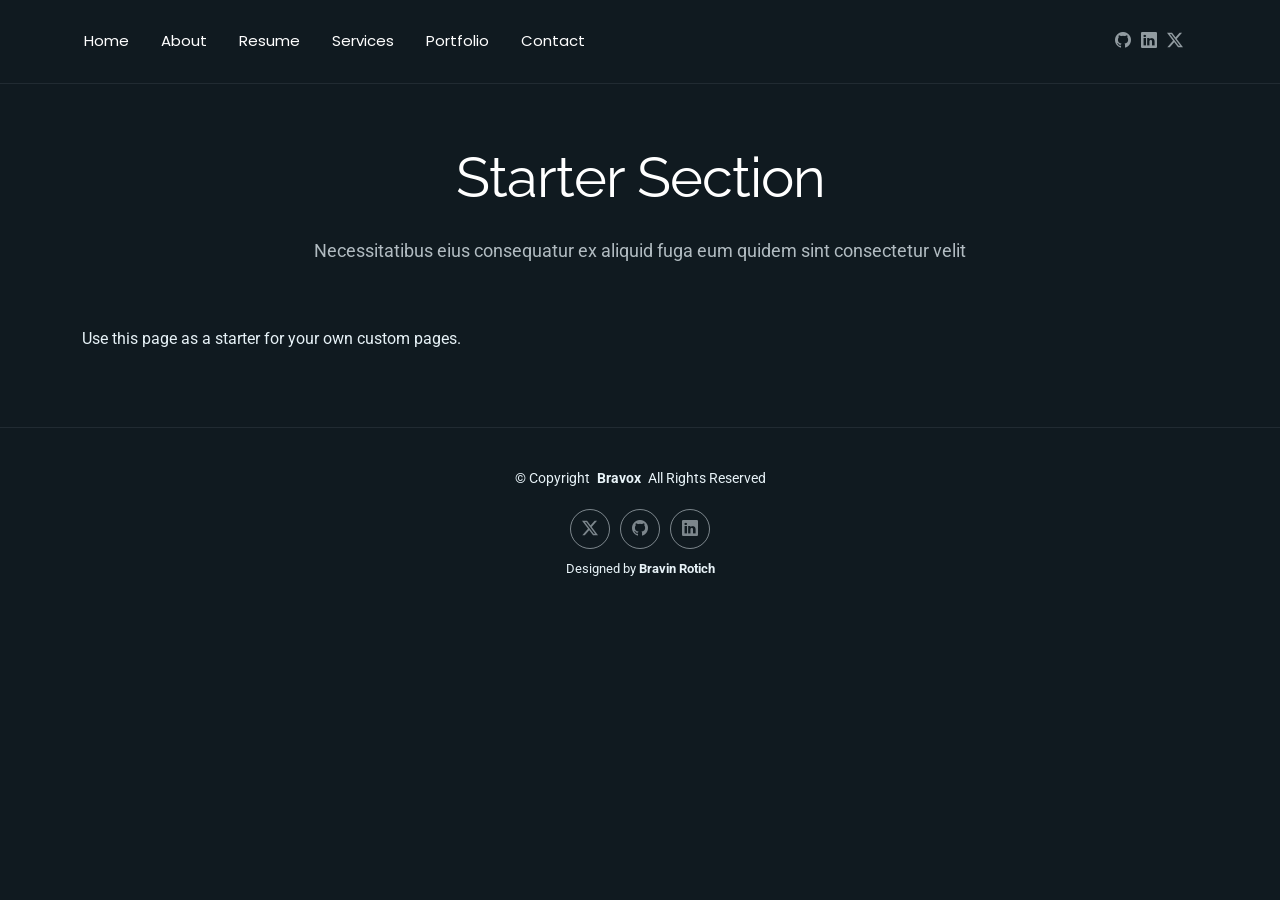
<file: starter-page.html>
<!DOCTYPE html>
<html lang="en">

<head>
  <meta charset="utf-8">
  <meta content="width=device-width, initial-scale=1.0" name="viewport">
  <title>Bravin Rotich - Data Analyst | Data Scientist | Backend Developer</title>
  <meta name="description" content="Professional portfolio of Bravin Rotich - Data Analyst, Data Scientist, and Backend Developer specializing in Python, SQL, PHP, and machine learning">
  <meta name="keywords" content="Bravin Rotich, Data Analyst, Data Scientist, Backend Developer, Python, SQL, PHP, Machine Learning">

  <!-- Favicons -->
  <link href="assets/img/favicon.png" rel="icon">
  <link href="assets/img/apple-touch-icon.png" rel="apple-touch-icon">

  <!-- Fonts -->
  <link href="https://fonts.googleapis.com" rel="preconnect">
  <link href="https://fonts.gstatic.com" rel="preconnect" crossorigin>
  <link href="https://fonts.googleapis.com/css2?family=Roboto:ital,wght@0,100;0,300;0,400;0,500;0,700;0,900;1,100;1,300;1,400;1,500;1,700;1,900&family=Poppins:ital,wght@0,100;0,200;0,300;0,400;0,500;0,600;0,700;0,800;0,900;1,100;1,200;1,300;1,400;1,500;1,600;1,700;1,800;1,900&family=Raleway:ital,wght@0,100;0,200;0,300;0,400;0,500;0,600;0,700;0,800;0,900;1,100;1,200;1,300;1,400;1,500;1,600;1,700;1,800;1,900&display=swap" rel="stylesheet">

  <!-- Vendor CSS Files -->
  <link href="assets/vendor/bootstrap/css/bootstrap.min.css" rel="stylesheet">
  <link href="assets/vendor/bootstrap-icons/bootstrap-icons.css" rel="stylesheet">
  <link href="assets/vendor/aos/aos.css" rel="stylesheet">
  <link href="assets/vendor/swiper/swiper-bundle.min.css" rel="stylesheet">
  <link href="assets/vendor/glightbox/css/glightbox.min.css" rel="stylesheet">

  <!-- Main CSS File -->
  <link href="assets/css/main.css" rel="stylesheet">

  <!-- =======================================================
  * Template Name: FolioOne
  * Template URL: https://bootstrapmade.com/folioone-bootstrap-portfolio-website-template/
  * Updated: Aug 23 2025 with Bootstrap v5.3.7
  * Author: BootstrapMade.com
  * License: https://bootstrapmade.com/license/
  ======================================================== -->
</head>

<body class="starter-page-page">

  <header id="header" class="header d-flex align-items-center light-background sticky-top">
    <div class="container position-relative d-flex align-items-center justify-content-between">

      <!-- <a href="index.html" class="logo d-flex align-items-center me-auto me-xl-0">
      <img src="assets/img/logo.webp" alt="">
      <h1 class="sitename">FolioOne</h1> 
    </a> -->

      <nav id="navmenu" class="navmenu">
        <ul>
          <li><a href="index.html#hero">Home</a></li>
          <li><a href="index.html#about">About</a></li>
          <li><a href="index.html#resume">Resume</a></li>
          <li><a href="index.html#services">Services</a></li>
          <li><a href="index.html#portfolio">Portfolio</a></li>
          <li><a href="index.html#contact">Contact</a></li>
        </ul>
        <i class="mobile-nav-toggle d-xl-none bi bi-list"></i>
      </nav>

      <div class="header-social-links">
        <a href="https://github.com/Ellonding109" class="github" target="_blank"><i class="bi bi-github"></i></a>
        <a href="https://linkedin.com/in/bravin-rotich" class="linkedin" target="_blank"><i class="bi bi-linkedin"></i></a>
        <a href="https://twitter.com/Ellonding109" class="twitter" target="_blank"><i class="bi bi-twitter-x"></i></a>
      </div>

    </div>
  </header>

  <main class="main">

    <!-- Starter Section Section -->
    <section id="starter-section" class="starter-section section">

      <!-- Section Title -->
      <div class="container section-title" data-aos="fade-up">
        <h2>Starter Section</h2>
        <p>Necessitatibus eius consequatur ex aliquid fuga eum quidem sint consectetur velit</p>
      </div><!-- End Section Title -->

      <div class="container" data-aos="fade-up">
        <p>Use this page as a starter for your own custom pages.</p>
      </div>

    </section><!-- /Starter Section Section -->

  </main>

  <footer id="footer" class="footer">

    <div class="container">
      <div class="copyright text-center ">
        <p>© <span>Copyright</span> <strong class="px-1 sitename">Bravox</strong> <span>All Rights Reserved</span></p>
      </div>
      <div class="social-links d-flex justify-content-center">
        <a href="https://twitter.com/Ellonding109" target="_blank"><i class="bi bi-twitter-x"></i></a>
        <a href="https://github.com/Ellonding109" target="_blank"><i class="bi bi-github"></i></a>
        <a href="https://linkedin.com/in/bravin-rotich" target="_blank"><i class="bi bi-linkedin"></i></a>
      </div>
      <div class="credits">
        Designed by <strong>Bravin Rotich</strong>
      </div>
    </div>

  </footer>

  <!-- Scroll Top -->
  <a href="#" id="scroll-top" class="scroll-top d-flex align-items-center justify-content-center"><i class="bi bi-arrow-up-short"></i></a>

  <!-- Preloader -->
  <div id="preloader"></div>

  <!-- Vendor JS Files -->
  <script src="assets/vendor/bootstrap/js/bootstrap.bundle.min.js"></script>
  <script src="assets/vendor/php-email-form/validate.js"></script>
  <script src="assets/vendor/aos/aos.js"></script>
  <script src="assets/vendor/typed.js/typed.umd.js"></script>
  <script src="assets/vendor/waypoints/noframework.waypoints.js"></script>
  <script src="assets/vendor/purecounter/purecounter_vanilla.js"></script>
  <script src="assets/vendor/swiper/swiper-bundle.min.js"></script>
  <script src="assets/vendor/imagesloaded/imagesloaded.pkgd.min.js"></script>
  <script src="assets/vendor/isotope-layout/isotope.pkgd.min.js"></script>
  <script src="assets/vendor/glightbox/js/glightbox.min.js"></script>

  <!-- Main JS File -->
  <script src="assets/js/main.js"></script>

</body>

</html>
</file>
<file: assets/css/main.css>
/**
* Template Name: FolioOne
* Template URL: https://bootstrapmade.com/folioone-bootstrap-portfolio-website-template/
* Updated: Aug 23 2025 with Bootstrap v5.3.7
* Author: BootstrapMade.com
* License: https://bootstrapmade.com/license/
*/

/*--------------------------------------------------------------
# Font & Color Variables
# Help: https://bootstrapmade.com/color-system/
--------------------------------------------------------------*/
/* Fonts */
:root {
  --default-font: "Roboto",  system-ui, -apple-system, "Segoe UI", Roboto, "Helvetica Neue", Arial, "Noto Sans", "Liberation Sans", sans-serif, "Apple Color Emoji", "Segoe UI Emoji", "Segoe UI Symbol", "Noto Color Emoji";
  --heading-font: "Raleway",  sans-serif;
  --nav-font: "Poppins",  sans-serif;
}

/* Global Colors - The following color variables are used throughout the website. Updating them here will change the color scheme of the entire website */
:root { 
  --background-color: #101a20; /* Background color for the entire website, including individual sections */
  --default-color: #e7f2f7; /* Default color used for the majority of the text content across the entire website */
  --heading-color: #ffffff; /* Color for headings, subheadings and title throughout the website */
  --accent-color: #1387c1; /* Accent color that represents your brand on the website. It's used for buttons, links, and other elements that need to stand out */
  --surface-color: #141f26; /* The surface color is used as a background of boxed elements within sections, such as cards, icon boxes, or other elements that require a visual separation from the global background. */
  --contrast-color: #ffffff; /* Contrast color for text, ensuring readability against backgrounds of accent, heading, or default colors. */
}

/* Nav Menu Colors - The following color variables are used specifically for the navigation menu. They are separate from the global colors to allow for more customization options */
:root {
  --nav-color: #ffffff;  /* The default color of the main navmenu links */
  --nav-hover-color: #1387c1; /* Applied to main navmenu links when they are hovered over or active */
  --nav-mobile-background-color: #213642; /* Used as the background color for mobile navigation menu */
  --nav-dropdown-background-color: #051117; /* Used as the background color for dropdown items that appear when hovering over primary navigation items */
  --nav-dropdown-color: #e7f2f7; /* Used for navigation links of the dropdown items in the navigation menu. */
  --nav-dropdown-hover-color: #1387c1; /* Similar to --nav-hover-color, this color is applied to dropdown navigation links when they are hovered over. */
}

/* Color Presets - These classes override global colors when applied to any section or element, providing reuse of the sam color scheme. */

.light-background {
  --background-color: #142027;
  --surface-color: #325264;
}

.dark-background {
  --background-color: #0b1419;
  --default-color: #ffffff;
  --heading-color: #ffffff;
  --surface-color: #252525;
  --contrast-color: #ffffff;
}

/* Smooth scroll */
:root {
  scroll-behavior: smooth;
}

/*--------------------------------------------------------------
# General Styling & Shared Classes
--------------------------------------------------------------*/
body {
  color: var(--default-color);
  background-color: var(--background-color);
  font-family: var(--default-font);
}

a {
  color: var(--accent-color);
  text-decoration: none;
  transition: 0.3s;
}

a:hover {
  color: color-mix(in srgb, var(--accent-color), transparent 25%);
  text-decoration: none;
}

h1,
h2,
h3,
h4,
h5,
h6 {
  color: var(--heading-color);
  font-family: var(--heading-font);
}

/* PHP Email Form Messages
------------------------------*/
.php-email-form .error-message {
  display: none;
  background: #df1529;
  color: #ffffff;
  text-align: left;
  padding: 15px;
  margin-bottom: 24px;
  font-weight: 600;
}

.php-email-form .sent-message {
  display: none;
  color: #ffffff;
  background: #059652;
  text-align: center;
  padding: 15px;
  margin-bottom: 24px;
  font-weight: 600;
}

.php-email-form .loading {
  display: none;
  background: var(--surface-color);
  text-align: center;
  padding: 15px;
  margin-bottom: 24px;
}

.php-email-form .loading:before {
  content: "";
  display: inline-block;
  border-radius: 50%;
  width: 24px;
  height: 24px;
  margin: 0 10px -6px 0;
  border: 3px solid var(--accent-color);
  border-top-color: var(--surface-color);
  animation: php-email-form-loading 1s linear infinite;
}

@keyframes php-email-form-loading {
  0% {
    transform: rotate(0deg);
  }

  100% {
    transform: rotate(360deg);
  }
}

/*--------------------------------------------------------------
# Global Header
--------------------------------------------------------------*/
.header {
  --background-color: rgba(255, 255, 255, 0);
  color: var(--default-color);
  background-color: var(--background-color);
  padding: 15px 0;
  transition: all 0.5s;
  z-index: 997;
  border-bottom: 1px solid color-mix(in srgb, var(--default-color), transparent 92%);
}

.header .logo {
  line-height: 1;
}

.header .logo img {
  max-height: 36px;
  margin-right: 8px;
}

.header .logo h1 {
  font-size: 32px;
  margin: 0;
  font-weight: 400;
  color: var(--heading-color);
}

.header .header-social-links {
  padding-right: 15px;
}

.header .header-social-links a {
  color: color-mix(in srgb, var(--default-color), transparent 40%);
  padding-left: 6px;
  display: inline-block;
  transition: 0.3s;
  font-size: 16px;
}

.header .header-social-links a:hover {
  color: var(--default-color);
}

.header .header-social-links a i {
  line-height: 0px;
}

@media (max-width: 1200px) {
  .header .logo {
    order: 1;
  }

  .header .header-social-links {
    order: 2;
  }

  .header .navmenu {
    order: 3;
  }
}

/* Global Header on Scroll
------------------------------*/
.scrolled .header {
  --background-color: rgba(16, 26, 32, 0.9);
}

/*--------------------------------------------------------------
# Navigation Menu
--------------------------------------------------------------*/
/* Desktop Navigation */
@media (min-width: 1200px) {
  .navmenu {
    padding: 0;
  }

  .navmenu ul {
    margin: 0;
    padding: 0;
    display: flex;
    list-style: none;
    align-items: center;
  }

  .navmenu li {
    position: relative;
  }

  .navmenu>ul>li {
    white-space: nowrap;
    padding: 15px 28px 15px 0;
  }

  .navmenu>ul>li:last-child {
    padding-right: 0;
  }

  .navmenu a,
  .navmenu a:focus {
    color: var(--nav-color);
    font-size: 15px;
    padding: 0 2px;
    font-family: var(--nav-font);
    font-weight: 400;
    display: flex;
    align-items: center;
    justify-content: space-between;
    white-space: nowrap;
    transition: 0.3s;
    position: relative;
  }

  .navmenu a i,
  .navmenu a:focus i {
    font-size: 12px;
    line-height: 0;
    margin-left: 5px;
    transition: 0.3s;
  }

  .navmenu>ul>li>a:before {
    content: "";
    position: absolute;
    height: 2px;
    bottom: -6px;
    left: 0;
    background-color: var(--nav-hover-color);
    visibility: hidden;
    width: 0px;
    transition: all 0.3s ease-in-out 0s;
  }

  .navmenu a:hover:before,
  .navmenu li:hover>a:before,
  .navmenu .active:before {
    visibility: visible;
    width: 25px;
  }

  .navmenu li:hover>a,
  .navmenu .active,
  .navmenu .active:focus {
    color: var(--nav-hover-color);
  }

  .navmenu .dropdown ul {
    margin: 0;
    padding: 10px 0;
    background: var(--nav-dropdown-background-color);
    display: block;
    position: absolute;
    visibility: hidden;
    left: -5px;
    top: 130%;
    opacity: 0;
    transition: 0.3s;
    border-radius: 4px;
    z-index: 99;
    box-shadow: 0px 0px 30px rgba(0, 0, 0, 0.1);
  }

  .navmenu .dropdown ul li {
    min-width: 200px;
  }

  .navmenu .dropdown ul a {
    padding: 10px 20px;
    font-size: 15px;
    text-transform: none;
    color: var(--nav-dropdown-color);
  }

  .navmenu .dropdown ul a i {
    font-size: 12px;
  }

  .navmenu .dropdown ul a:hover,
  .navmenu .dropdown ul .active:hover,
  .navmenu .dropdown ul li:hover>a {
    color: var(--nav-dropdown-hover-color);
  }

  .navmenu .dropdown:hover>ul {
    opacity: 1;
    top: 100%;
    visibility: visible;
  }

  .navmenu .dropdown .dropdown ul {
    top: 0;
    left: -90%;
    visibility: hidden;
  }

  .navmenu .dropdown .dropdown:hover>ul {
    opacity: 1;
    top: 0;
    left: -100%;
    visibility: visible;
  }
}

/* Mobile Navigation */
@media (max-width: 1199px) {
  .mobile-nav-toggle {
    color: var(--nav-color);
    font-size: 28px;
    line-height: 0;
    margin-right: 10px;
    cursor: pointer;
    transition: color 0.3s;
  }

  .navmenu {
    padding: 0;
    z-index: 9997;
  }

  .navmenu ul {
    display: none;
    list-style: none;
    position: absolute;
    inset: 60px 20px 20px 20px;
    padding: 10px 0;
    margin: 0;
    border-radius: 6px;
    background-color: var(--nav-mobile-background-color);
    border: 1px solid color-mix(in srgb, var(--default-color), transparent 90%);
    box-shadow: none;
    overflow-y: auto;
    transition: 0.3s;
    z-index: 9998;
  }

  .navmenu a,
  .navmenu a:focus {
    color: var(--nav-dropdown-color);
    padding: 10px 20px;
    font-family: var(--nav-font);
    font-size: 17px;
    font-weight: 500;
    display: flex;
    align-items: center;
    justify-content: space-between;
    white-space: nowrap;
    transition: 0.3s;
  }

  .navmenu a i,
  .navmenu a:focus i {
    font-size: 12px;
    line-height: 0;
    margin-left: 5px;
    width: 30px;
    height: 30px;
    display: flex;
    align-items: center;
    justify-content: center;
    border-radius: 50%;
    transition: 0.3s;
    background-color: color-mix(in srgb, var(--accent-color), transparent 90%);
  }

  .navmenu a i:hover,
  .navmenu a:focus i:hover {
    background-color: var(--accent-color);
    color: var(--contrast-color);
  }

  .navmenu a:hover,
  .navmenu .active,
  .navmenu .active:focus {
    color: var(--nav-dropdown-hover-color);
  }

  .navmenu .active i,
  .navmenu .active:focus i {
    background-color: var(--accent-color);
    color: var(--contrast-color);
    transform: rotate(180deg);
  }

  .navmenu .dropdown ul {
    position: static;
    display: none;
    z-index: 99;
    padding: 10px 0;
    margin: 10px 20px;
    background-color: var(--nav-dropdown-background-color);
    transition: all 0.5s ease-in-out;
  }

  .navmenu .dropdown ul ul {
    background-color: rgba(33, 37, 41, 0.1);
  }

  .navmenu .dropdown>.dropdown-active {
    display: block;
    background-color: rgba(33, 37, 41, 0.03);
  }

  .mobile-nav-active {
    overflow: hidden;
  }

  .mobile-nav-active .mobile-nav-toggle {
    color: #fff;
    position: absolute;
    font-size: 32px;
    top: 15px;
    right: 15px;
    margin-right: 0;
    z-index: 9999;
  }

  .mobile-nav-active .navmenu {
    position: fixed;
    overflow: hidden;
    inset: 0;
    background: rgba(33, 37, 41, 0.8);
    transition: 0.3s;
  }

  .mobile-nav-active .navmenu>ul {
    display: block;
  }
}

/*--------------------------------------------------------------
# Global Footer
--------------------------------------------------------------*/
.footer {
  color: var(--default-color);
  background-color: var(--background-color);
  font-size: 14px;
  padding: 40px 0;
  position: relative;
  border-top: 1px solid color-mix(in srgb, var(--default-color), transparent 92%);
}

.footer .copyright p {
  margin-bottom: 0;
}

.footer .social-links {
  margin-top: 20px;
}

.footer .social-links a {
  display: flex;
  align-items: center;
  justify-content: center;
  width: 40px;
  height: 40px;
  border-radius: 50%;
  border: 1px solid color-mix(in srgb, var(--default-color), transparent 50%);
  font-size: 16px;
  color: color-mix(in srgb, var(--default-color), transparent 50%);
  margin: 0 5px;
  transition: 0.3s;
}

.footer .social-links a:hover {
  color: var(--accent-color);
  border-color: var(--accent-color);
}

.footer .credits {
  margin-top: 10px;
  font-size: 13px;
  text-align: center;
}

/*--------------------------------------------------------------
# Preloader
--------------------------------------------------------------*/
#preloader {
  position: fixed;
  inset: 0;
  z-index: 9999;
  overflow: hidden;
  background-color: var(--background-color);
  transition: all 0.6s ease-out;
  width: 100%;
  height: 100vh;
}

#preloader:before,
#preloader:after {
  content: "";
  position: absolute;
  border: 4px solid var(--accent-color);
  border-radius: 50%;
  animation: animate-preloader 2s cubic-bezier(0, 0.2, 0.8, 1) infinite;
}

#preloader:after {
  animation-delay: -0.5s;
}

@keyframes animate-preloader {
  0% {
    width: 10px;
    height: 10px;
    top: calc(50% - 5px);
    left: calc(50% - 5px);
    opacity: 1;
  }

  100% {
    width: 72px;
    height: 72px;
    top: calc(50% - 36px);
    left: calc(50% - 36px);
    opacity: 0;
  }
}

/*--------------------------------------------------------------
# Scroll Top Button
--------------------------------------------------------------*/
.scroll-top {
  position: fixed;
  visibility: hidden;
  opacity: 0;
  right: 15px;
  bottom: -15px;
  z-index: 99999;
  background-color: var(--accent-color);
  width: 44px;
  height: 44px;
  border-radius: 50px;
  transition: all 0.4s;
}

.scroll-top i {
  font-size: 24px;
  color: var(--contrast-color);
  line-height: 0;
}

.scroll-top:hover {
  background-color: color-mix(in srgb, var(--accent-color), transparent 20%);
  color: var(--contrast-color);
}

.scroll-top.active {
  visibility: visible;
  opacity: 1;
  bottom: 15px;
}

/*--------------------------------------------------------------
# Disable aos animation delay on mobile devices
--------------------------------------------------------------*/
@media screen and (max-width: 768px) {
  [data-aos-delay] {
    transition-delay: 0 !important;
  }
}

/*--------------------------------------------------------------
# Global Page Titles & Breadcrumbs
--------------------------------------------------------------*/
.page-title {
  color: var(--default-color);
  background-color: var(--background-color);
  position: relative;
}

.page-title .heading {
  padding: 80px 0;
  border-top: 1px solid color-mix(in srgb, var(--default-color), transparent 90%);
}

.page-title .heading h1 {
  font-size: 38px;
  font-weight: 700;
}

.page-title nav {
  background-color: color-mix(in srgb, var(--default-color), transparent 96%);
  padding: 20px 0;
}

.page-title nav ol {
  display: flex;
  flex-wrap: wrap;
  list-style: none;
  padding: 0;
  margin: 0;
  font-size: 16px;
  font-weight: 400;
}

.page-title nav ol li+li {
  padding-left: 10px;
}

.page-title nav ol li+li::before {
  content: "/";
  display: inline-block;
  padding-right: 10px;
  color: color-mix(in srgb, var(--default-color), transparent 70%);
}

/*--------------------------------------------------------------
# Global Sections
--------------------------------------------------------------*/
section,
.section {
  color: var(--default-color);
  background-color: var(--background-color);
  padding: 60px 0;
  scroll-margin-top: 100px;
  overflow: clip;
}

@media (max-width: 1199px) {

  section,
  .section {
    scroll-margin-top: 66px;
  }
}

/*--------------------------------------------------------------
# Global Section Titles
--------------------------------------------------------------*/
.section-title {
  text-align: center;
  padding-bottom: 60px;
  position: relative;
}

.section-title h2 {
  font-size: 3.5rem;
  font-weight: 400;
  line-height: 1.2;
  color: var(--heading-color);
  margin-bottom: 1.5rem;
  letter-spacing: -1px;
}

@media (max-width: 768px) {
  .section-title h2 {
    font-size: 2.5rem;
  }
}

.section-title p {
  font-size: 1.125rem;
  line-height: 1.8;
  color: color-mix(in srgb, var(--default-color), transparent 25%);
  max-width: 900px;
  margin: 0 auto;
  text-wrap: balance;
}

/*--------------------------------------------------------------
# Hero Section
--------------------------------------------------------------*/
.hero {
  padding: 80px 0;
  min-height: 100vh;
  display: flex;
  align-items: center;
}

.hero .hero-content h1 {
  font-size: 3.5rem;
  font-weight: 700;
  margin-bottom: 1rem;
  line-height: 1.2;
}

.hero .hero-content h1 .highlight {
  color: var(--accent-color);
  position: relative;
}

.hero .hero-content h1 .highlight::after {
  content: "";
  position: absolute;
  bottom: 0;
  left: 0;
  width: 100%;
  height: 3px;
  background: linear-gradient(90deg, var(--accent-color), color-mix(in srgb, var(--accent-color), transparent 50%));
  border-radius: 2px;
}

@media (max-width: 768px) {
  .hero .hero-content h1 {
    font-size: 2.5rem;
  }
}

.hero .hero-content h2 {
  font-size: 1.5rem;
  font-weight: 400;
  margin-bottom: 2rem;
  color: color-mix(in srgb, var(--default-color), transparent 20%);
}

.hero .hero-content h2 .typed {
  color: var(--accent-color);
  font-weight: 600;
}

@media (max-width: 768px) {
  .hero .hero-content h2 {
    font-size: 1.25rem;
  }
}

.hero .hero-content p {
  font-size: 1.1rem;
  line-height: 1.6;
  margin-bottom: 2.5rem;
  color: color-mix(in srgb, var(--default-color), transparent 30%);
}

.hero .hero-actions {
  display: flex;
  gap: 1rem;
  margin-bottom: 3rem;
}

.hero .hero-actions .btn {
  padding: 12px 30px;
  border-radius: 50px;
  font-weight: 600;
  text-decoration: none;
  transition: all 0.3s ease;
  border: 2px solid;
}

.hero .hero-actions .btn.btn-primary {
  background: var(--accent-color);
  color: var(--contrast-color);
  border-color: var(--accent-color);
}

.hero .hero-actions .btn.btn-primary:hover {
  background: color-mix(in srgb, var(--accent-color), black 15%);
  border-color: color-mix(in srgb, var(--accent-color), black 15%);
  transform: translateY(-2px);
}

.hero .hero-actions .btn.btn-outline {
  background: transparent;
  color: var(--accent-color);
  border-color: var(--accent-color);
}

.hero .hero-actions .btn.btn-outline:hover {
  transform: translateY(-2px);
}

@media (max-width: 576px) {
  .hero .hero-actions {
    flex-direction: column;
  }

  .hero .hero-actions .btn {
    text-align: center;
  }
}

.hero .social-links {
  display: flex;
  gap: 1rem;
}

.hero .social-links a {
  width: 45px;
  height: 45px;
  background: var(--surface-color);
  border-radius: 50%;
  display: flex;
  align-items: center;
  justify-content: center;
  color: var(--default-color);
  font-size: 1.2rem;
  transition: all 0.3s ease;
}

.hero .social-links a:hover {
  background: var(--accent-color);
  color: var(--contrast-color);
  transform: translateY(-3px);
  box-shadow: 0 8px 25px color-mix(in srgb, var(--accent-color), transparent 70%);
}

.hero .hero-image {
  position: relative;
}

.hero .hero-image .image-wrapper {
  position: relative;
  max-width: 450px;
  margin: 0 auto;
}

.hero .hero-image .image-wrapper img {
  border-radius: 20px;
  box-shadow: 0 5px 15px color-mix(in srgb, var(--default-color), transparent 95%);
  transition: transform 0.3s ease;
}

.hero .hero-image .image-wrapper img:hover {
  transform: scale(1.02);
}

.hero .hero-image .floating-elements {
  position: absolute;
  top: 0;
  left: 0;
  right: 0;
  bottom: 0;
  pointer-events: none;
}

.hero .hero-image .floating-elements .floating-card {
  position: absolute;
  background: var(--surface-color);
  padding: 15px 20px;
  border-radius: 15px;
  box-shadow: 0 10px 30px color-mix(in srgb, var(--default-color), transparent 90%);
  display: flex;
  align-items: center;
  gap: 10px;
  font-weight: 600;
  animation: float 3s ease-in-out infinite;
}

.hero .hero-image .floating-elements .floating-card i {
  font-size: 1.5rem;
  color: var(--accent-color);
}

.hero .hero-image .floating-elements .floating-card.design {
  top: 10%;
  right: -10%;
  animation-delay: 0s;
}

.hero .hero-image .floating-elements .floating-card.code {
  bottom: 30%;
  left: -15%;
  animation-delay: 1s;
}

.hero .hero-image .floating-elements .floating-card.creativity {
  top: 60%;
  right: -5%;
  animation-delay: 2s;
}

@media (max-width: 992px) {
  .hero .hero-image .floating-elements .floating-card {
    display: none;
  }
}

@keyframes float {

  0%,
  100% {
    transform: translateY(0px);
  }

  50% {
    transform: translateY(-10px);
  }
}

@media (max-width: 992px) {
  .hero .hero-content {
    text-align: center;
    margin-bottom: 3rem;
  }
}

/*--------------------------------------------------------------
# About Section
--------------------------------------------------------------*/
.about .intro-content .eyebrow {
  display: inline-block;
  letter-spacing: 0.12em;
  text-transform: uppercase;
  font-size: 12px;
  color: color-mix(in srgb, var(--default-color), transparent 40%);
  margin-bottom: 16px;
}

.about .intro-content .headline {
  font-family: var(--heading-font);
  font-weight: 300;
  line-height: 1.2;
  font-size: clamp(28px, 4vw, 44px);
  margin: 0 0 24px 0;
}

.about .intro-content .lead {
  font-size: 18px;
  line-height: 1.8;
  color: color-mix(in srgb, var(--default-color), transparent 10%);
  margin-bottom: 24px;
}

.about .intro-content p {
  line-height: 1.8;
  margin-bottom: 24px;
  color: color-mix(in srgb, var(--default-color), transparent 5%);
}

.about .intro-content .cta-group {
  display: flex;
  gap: 24px;
  align-items: center;
  margin-top: 24px;
}

.about .intro-content .cta-group .btn-ghost {
  display: inline-flex;
  align-items: center;
  gap: 8px;
  padding: 12px 18px;
  border-radius: 6px;
  color: var(--accent-color);
  background: color-mix(in srgb, var(--accent-color), transparent 92%);
  border: 1px solid color-mix(in srgb, var(--accent-color), transparent 70%);
  transition: 0.3s ease-in-out;
}

.about .intro-content .cta-group .btn-ghost:hover,
.about .intro-content .cta-group .btn-ghost:focus {
  color: var(--contrast-color);
  background: var(--accent-color);
  border-color: var(--accent-color);
  outline: none;
  box-shadow: 0 0 0 3px color-mix(in srgb, var(--accent-color), transparent 70%);
}

.about .intro-content .cta-group .link-underline {
  display: inline-flex;
  align-items: center;
  gap: 8px;
  position: relative;
  color: var(--accent-color);
  padding-bottom: 4px;
  transition: 0.3s ease-in-out;
}

.about .intro-content .cta-group .link-underline::after {
  content: "";
  position: absolute;
  left: 0;
  right: 0;
  bottom: 0;
  height: 1px;
  background: color-mix(in srgb, var(--accent-color), transparent 40%);
  transform: scaleX(0.4);
  transform-origin: left;
  transition: 0.3s ease-in-out;
}

.about .intro-content .cta-group .link-underline:hover,
.about .intro-content .cta-group .link-underline:focus {
  color: color-mix(in srgb, var(--accent-color), transparent 10%);
  outline: none;
}

.about .intro-content .cta-group .link-underline:hover::after,
.about .intro-content .cta-group .link-underline:focus::after {
  transform: scaleX(1);
}

.about .profile-figure {
  margin: 0;
}

.about .profile-figure .profile-photo {
  width: 88%;
  max-width: 440px;
  border-radius: 18px;
  box-shadow: 0 10px 30px color-mix(in srgb, var(--default-color), transparent 92%);
  transform: translateY(0);
  transition: transform 0.3s ease-in-out;
}

.about .profile-figure .profile-caption {
  margin-top: 24px;
  display: flex;
  align-items: center;
  justify-content: center;
}

.about .profile-figure .profile-caption .meta {
  font-size: 14px;
  color: color-mix(in srgb, var(--default-color), transparent 20%);
}

.about .profile-figure .profile-caption .meta .funfact {
  font-size: 13px;
  margin-top: 4px;
  color: color-mix(in srgb, var(--default-color), transparent 35%);
}

.about .profile-figure:hover .profile-photo {
  transform: translateY(-4px);
}

.about .skill-item {
  padding: 24px;
  border-radius: 6px;
  transition: 0.3s ease-in-out;
  background: color-mix(in srgb, var(--surface-color), var(--accent-color) 2%);
  border: 1px solid color-mix(in srgb, var(--default-color), transparent 88%);
  height: 100%;
}

.about .skill-item i {
  font-size: 24px;
  color: var(--accent-color);
  margin-bottom: 16px;
  display: inline-block;
}

.about .skill-item h3 {
  font-size: 16px;
  margin-bottom: 6px;
  font-weight: 500;
}

.about .skill-item p {
  margin: 0;
  font-size: 14px;
  color: color-mix(in srgb, var(--default-color), transparent 25%);
}

.about .skill-item:hover {
  transform: translateY(-3px);
  border-color: color-mix(in srgb, var(--accent-color), transparent 60%);
  box-shadow: 0 10px 30px color-mix(in srgb, var(--default-color), transparent 92%);
}

.about .timeline-item {
  position: relative;
  padding-left: 26px;
}

.about .timeline-item time {
  display: inline-block;
  font-size: 12px;
  letter-spacing: 0.08em;
  text-transform: uppercase;
  color: color-mix(in srgb, var(--default-color), transparent 45%);
  margin-bottom: 6px;
}

.about .timeline-item h4 {
  font-size: 18px;
  font-weight: 400;
  margin: 0 0 6px;
}

.about .timeline-item p {
  font-size: 14px;
  color: color-mix(in srgb, var(--default-color), transparent 25%);
  margin: 0;
}

.about .timeline-item .dot {
  position: absolute;
  left: 0;
  top: 4px;
  width: 10px;
  height: 10px;
  border-radius: 50%;
  background: var(--accent-color);
  box-shadow: 0 0 0 6px color-mix(in srgb, var(--accent-color), transparent 80%);
}

.about .personal-quote {
  padding: 24px 0;
}

.about .personal-quote p {
  font-family: var(--heading-font);
  font-weight: 300;
  font-size: clamp(20px, 3vw, 28px);
  line-height: 1.5;
  color: color-mix(in srgb, var(--default-color), transparent 5%);
  margin: 0 auto;
  max-width: 800px;
}

.about .fact-pill {
  display: flex;
  align-items: center;
  justify-content: center;
  gap: 10px;
  padding: 10px 14px;
  border-radius: 999px;
  border: 1px solid color-mix(in srgb, var(--default-color), transparent 85%);
  background: var(--surface-color);
  color: color-mix(in srgb, var(--default-color), transparent 10%);
  transition: 0.3s ease-in-out;
}

.about .fact-pill i {
  color: var(--accent-color);
}

.about .fact-pill span {
  font-size: 14px;
}

.about .fact-pill:hover {
  transform: translateY(-2px);
  border-color: color-mix(in srgb, var(--accent-color), transparent 60%);
  box-shadow: 0 10px 30px color-mix(in srgb, var(--default-color), transparent 92%);
}

.about .fact-pill:focus-within {
  box-shadow: 0 0 0 3px color-mix(in srgb, var(--accent-color), transparent 70%);
}

@media (max-width: 992px) {
  .about .profile-figure {
    text-align: center !important;
  }

  .about .profile-figure .profile-photo {
    width: 72%;
  }

  .about .intro-content .cta-group {
    flex-wrap: wrap;
  }
}

@media (max-width: 576px) {
  .about .profile-figure .profile-photo {
    width: 100%;
  }
}

/*--------------------------------------------------------------
# Skills Section
--------------------------------------------------------------*/
.skills .skill-box {
  background-color: var(--surface-color);
  padding: 2rem;
  border-radius: 8px;
  box-shadow: 0 0 20px rgba(0, 0, 0, 0.05);
}

.skills .skill-box h3 {
  font-size: 1.2rem;
  margin-bottom: 1rem;
  font-weight: 600;
}

.skills .skill-box p {
  font-size: 0.9rem;
  margin-bottom: 0.8rem;
  opacity: 0.6;
}

.skills .skill-box .progress {
  background-color: color-mix(in srgb, var(--accent-color), transparent 85%);
  border-radius: 50px;
  height: 8px;
  margin-top: 5px;
  overflow: hidden;
}

.skills .skill-box .progress .progress-bar {
  background-color: var(--accent-color);
  height: 100%;
  position: relative;
  border-radius: 50px;
  transition: 0.9s;
  width: 1px;
}

/*--------------------------------------------------------------
# Stats Section
--------------------------------------------------------------*/
.stats .avatars {
  position: relative;
}

.stats .avatars img {
  width: 60px;
  height: 60px;
  border: 3px solid var(--accent-color);
  margin-right: -15px;
  transition: transform 0.3s ease;
}

.stats .avatars img:hover {
  transform: translateY(-5px);
  z-index: 2;
}

.stats .counters h2 {
  color: var(--heading-color);
  font-size: 48px;
  font-weight: 700;
  margin-bottom: 10px;
}

.stats .counters h2 span {
  display: inline-block;
}

.stats .counters p {
  color: var(--default-color);
  font-size: 18px;
  margin: 0;
  opacity: 0.9;
}

@media (max-width: 991px) {
  .stats .row {
    text-align: center;
  }

  .stats .avatars {
    justify-content: center;
    margin-bottom: 40px;
  }

  .stats .counters h2 {
    font-size: 36px;
  }

  .stats .counters p {
    font-size: 16px;
  }

  .stats .counters .col-md-4 {
    margin-bottom: 30px;
  }

  .stats .counters .col-md-4:last-child {
    margin-bottom: 0;
  }
}

@media (max-width: 576px) {
  .stats {
    padding: 60px 0;
  }

  .stats .avatars {
    flex-wrap: wrap;
    justify-content: center;
  }

  .stats .avatars img {
    margin: 0 -8px;
  }
}

/*--------------------------------------------------------------
# Testimonials Section
--------------------------------------------------------------*/
.testimonials .testimonials-carousel,
.testimonials .testimonials-slider {
  overflow: hidden;
}

.testimonials .testimonial-item .testimonial-content {
  border-left: 3px solid var(--accent-color);
  padding-left: 30px;
}

.testimonials .testimonial-item .testimonial-img {
  border-radius: 50%;
  border: 4px solid var(--background-color);
  margin: 0 auto;
}

.testimonials .testimonial-item h3 {
  font-size: 20px;
  font-weight: bold;
  margin: 10px 0 5px 0;
}

.testimonials .testimonial-item h4 {
  font-size: 14px;
  color: color-mix(in srgb, var(--default-color), transparent 40%);
  margin: 0 0 10px 0;
}

.testimonials .testimonial-item .stars i {
  color: #ffc107;
  margin: 0 1px;
}

.testimonials .testimonial-item .quote-icon-left,
.testimonials .testimonial-item .quote-icon-right {
  color: color-mix(in srgb, var(--accent-color), transparent 50%);
  font-size: 26px;
  line-height: 0;
}

.testimonials .testimonial-item .quote-icon-left {
  display: inline-block;
  left: -5px;
  position: relative;
}

.testimonials .testimonial-item .quote-icon-right {
  display: inline-block;
  right: -5px;
  position: relative;
  top: 10px;
  transform: scale(-1, -1);
}

.testimonials .testimonial-item p {
  font-style: italic;
}

.testimonials .swiper-wrapper {
  height: auto;
}

.testimonials .swiper-pagination {
  margin-top: 30px;
  position: relative;
}

.testimonials .swiper-pagination .swiper-pagination-bullet {
  width: 12px;
  height: 12px;
  background-color: color-mix(in srgb, var(--default-color), transparent 85%);
  opacity: 1;
}

.testimonials .swiper-pagination .swiper-pagination-bullet-active {
  background-color: var(--accent-color);
}

/*--------------------------------------------------------------
# Resume Section
--------------------------------------------------------------*/
.resume .resume-item {
  margin-bottom: 3rem;
}

.resume .resume-item .resume-title {
  font-size: 1.75rem;
  font-weight: 700;
  margin-bottom: 1.5rem;
  padding-bottom: 1.5rem;
  position: relative;
  color: var(--heading-color);
}

.resume .resume-item .resume-title::after {
  content: "";
  position: absolute;
  display: block;
  width: 50px;
  height: 3px;
  background: var(--accent-color);
  bottom: 0;
  left: 0;
}

.resume .resume-item .resume-content {
  padding-left: 1.25rem;
  border-left: 2px solid color-mix(in srgb, var(--accent-color), transparent 85%);
}

.resume .resume-item article {
  position: relative;
  margin-bottom: 2.5rem;
}

.resume .resume-item article::before {
  content: "";
  position: absolute;
  width: 16px;
  height: 16px;
  border-radius: 50%;
  left: -1.8rem;
  top: 0.25rem;
  background: var(--background-color);
  border: 2px solid var(--accent-color);
}

.resume .resume-item article h4 {
  font-size: 1.25rem;
  font-weight: 600;
  margin-bottom: 0.5rem;
  color: var(--heading-color);
}

.resume .resume-item article h5 {
  font-size: 1rem;
  background: color-mix(in srgb, var(--accent-color), transparent 92%);
  padding: 0.375rem 0.75rem;
  display: inline-block;
  font-weight: 600;
  margin: 0.5rem 0;
  color: var(--accent-color);
  border-radius: 4px;
}

.resume .resume-item article .institution,
.resume .resume-item article .company {
  font-size: 1rem;
  margin-bottom: 1rem;
  color: color-mix(in srgb, var(--default-color), transparent 25%);
}

.resume .resume-item article p {
  margin-bottom: 1rem;
}

.resume .resume-item article ul {
  padding-left: 1.25rem;
  margin-bottom: 0;
}

.resume .resume-item article ul li {
  padding-bottom: 0.75rem;
  position: relative;
}

.resume .resume-item article ul li:last-child {
  padding-bottom: 0;
}

.resume .skill-item {
  margin-bottom: 2rem;
}

.resume .skill-item h4 {
  font-size: 1rem;
  font-weight: 600;
  margin-bottom: 0.75rem;
  color: var(--heading-color);
}

.resume .skill-item .progress {
  height: 0.75rem;
  background-color: color-mix(in srgb, var(--accent-color), transparent 92%);
  border-radius: 1rem;
  overflow: visible;
}

.resume .skill-item .progress .progress-bar {
  background-color: var(--accent-color);
  position: relative;
  border-radius: 1rem;
  width: 0;
  transition: width 1s ease;
}

.resume .skill-item .progress .progress-bar::after {
  content: attr(aria-valuenow) "%";
  position: absolute;
  right: 0;
  top: -1.75rem;
  font-size: 0.875rem;
  font-weight: 600;
  color: var(--accent-color);
}

@media (max-width: 991.98px) {
  .resume .resume-item {
    margin-bottom: 2rem;
  }
}

@media (max-width: 767.98px) {
  .resume .resume-content {
    padding-left: 1rem !important;
  }

  .resume article::before {
    left: -2rem !important;
  }
}

/*--------------------------------------------------------------
# Services Section
--------------------------------------------------------------*/
.services .service-item {
  display: flex;
  background-color: var(--surface-color);
  border-radius: 12px;
  padding: 2rem;
  height: 100%;
  position: relative;
  overflow: hidden;
  box-shadow: 0 5px 20px rgba(0, 0, 0, 0.03);
  transition: all 0.4s ease;
}

.services .service-item::before {
  content: "";
  position: absolute;
  left: 0;
  top: 0;
  height: 100%;
  width: 4px;
  background-color: var(--accent-color);
  transform: scaleY(0);
  transform-origin: bottom;
  transition: transform 0.4s cubic-bezier(0.65, 0, 0.35, 1);
}

.services .service-item:hover {
  box-shadow: 0 10px 30px rgba(0, 0, 0, 0.08);
  transform: translateY(-5px);
}

.services .service-item:hover::before {
  transform: scaleY(1);
}

.services .service-item:hover .service-icon {
  background-color: var(--accent-color);
  color: var(--contrast-color);
  transform: rotateY(180deg);
}

.services .service-item:hover .service-icon i {
  transform: rotateY(180deg);
}

.services .service-item:hover .service-link i {
  transform: translateX(5px);
}

.services .service-icon {
  flex-shrink: 0;
  width: 70px;
  height: 70px;
  border-radius: 12px;
  background-color: color-mix(in srgb, var(--accent-color), transparent 90%);
  color: var(--accent-color);
  display: flex;
  align-items: center;
  justify-content: center;
  margin-right: 1.5rem;
  transition: all 0.5s ease;
}

.services .service-icon i {
  font-size: 2rem;
  transition: transform 0.5s ease;
}

.services .service-content {
  flex-grow: 1;
}

.services .service-content h3 {
  font-size: 1.4rem;
  margin-bottom: 1rem;
  font-weight: 700;
  color: var(--heading-color);
}

.services .service-content p {
  margin-bottom: 1.25rem;
  color: color-mix(in srgb, var(--default-color), transparent 20%);
}

.services .service-link {
  display: inline-flex;
  align-items: center;
  color: var(--accent-color);
  font-weight: 600;
  text-decoration: none;
  transition: color 0.3s ease;
}

.services .service-link span {
  margin-right: 0.5rem;
}

.services .service-link i {
  transition: transform 0.3s ease;
}

.services .service-link:hover {
  color: color-mix(in srgb, var(--accent-color), transparent 25%);
}

@media (max-width: 767.98px) {
  .services .service-item {
    padding: 1.5rem;
    margin-bottom: 1rem;
  }

  .services .service-icon {
    width: 60px;
    height: 60px;
    margin-right: 1rem;
  }

  .services .service-icon i {
    font-size: 1.5rem;
  }

  .services .service-content h3 {
    font-size: 1.2rem;
    margin-bottom: 0.75rem;
  }

  .services .service-content p {
    margin-bottom: 1rem;
    font-size: 0.95rem;
  }
}

@media (max-width: 575.98px) {
  .services .service-item {
    flex-direction: column;
    text-align: center;
  }

  .services .service-item::before {
    width: 100%;
    height: 4px;
    transform: scaleX(0);
    transform-origin: left;
  }

  .services .service-item:hover::before {
    transform: scaleX(1);
  }

  .services .service-icon {
    margin-right: 0;
    margin-bottom: 1.25rem;
  }

  .services .service-link {
    justify-content: center;
  }
}

/*--------------------------------------------------------------
# Service Details Section
--------------------------------------------------------------*/
.service-details .service-hero {
  margin-bottom: 4rem;
}

.service-details .service-hero .service-meta {
  display: flex;
  align-items: center;
  gap: 1rem;
  margin-bottom: 1.5rem;
}

.service-details .service-hero .service-meta .service-category {
  background: color-mix(in srgb, var(--accent-color), transparent 85%);
  color: var(--accent-color);
  padding: 0.5rem 1rem;
  border-radius: 20px;
  font-size: 0.85rem;
  font-weight: 500;
  letter-spacing: 0.5px;
}

.service-details .service-hero .service-meta .reading-time {
  color: color-mix(in srgb, var(--default-color), transparent 50%);
  font-size: 0.9rem;
  font-weight: 300;
}

.service-details .service-hero h1 {
  font-size: 3.5rem;
  font-weight: 300;
  line-height: 1.2;
  margin-bottom: 1.5rem;
  color: var(--heading-color);
  letter-spacing: -0.02em;
}

.service-details .service-hero .service-description {
  font-size: 1.25rem;
  line-height: 1.7;
  color: color-mix(in srgb, var(--default-color), transparent 25%);
  font-weight: 300;
  margin: 0;
}

.service-details .service-visual {
  margin-bottom: 4rem;
  overflow: hidden;
  border-radius: 4px;
}

.service-details .service-visual img {
  width: 100%;
  height: 400px;
  object-fit: cover;
  transition: transform 0.5s ease;
}

.service-details .service-visual img:hover {
  transform: scale(1.02);
}

.service-details .service-narrative {
  margin-bottom: 5rem;
}

.service-details .service-narrative h3 {
  font-size: 2rem;
  font-weight: 300;
  margin-bottom: 2rem;
  color: var(--heading-color);
  letter-spacing: -0.01em;
}

.service-details .service-narrative p {
  font-size: 1.1rem;
  line-height: 1.8;
  margin-bottom: 2rem;
  color: var(--default-color);
  font-weight: 300;
}

.service-details .benefits-grid {
  display: grid;
  grid-template-columns: repeat(auto-fit, minmax(280px, 1fr));
  gap: 2.5rem;
  margin-top: 3rem;
}

.service-details .benefits-grid .benefit-card {
  text-align: center;
  padding: 0;
}

.service-details .benefits-grid .benefit-card .benefit-icon {
  width: 60px;
  height: 60px;
  background: color-mix(in srgb, var(--accent-color), transparent 90%);
  border-radius: 50%;
  display: flex;
  align-items: center;
  justify-content: center;
  margin: 0 auto 1.5rem;
  transition: all 0.3s ease;
}

.service-details .benefits-grid .benefit-card .benefit-icon i {
  font-size: 1.5rem;
  color: var(--accent-color);
}

.service-details .benefits-grid .benefit-card:hover .benefit-icon {
  background: var(--accent-color);
  transform: translateY(-2px);
}

.service-details .benefits-grid .benefit-card:hover .benefit-icon i {
  color: var(--contrast-color);
}

.service-details .benefits-grid .benefit-card h4 {
  font-size: 1.2rem;
  font-weight: 400;
  margin-bottom: 1rem;
  color: var(--heading-color);
}

.service-details .benefits-grid .benefit-card p {
  font-size: 1rem;
  line-height: 1.6;
  color: color-mix(in srgb, var(--default-color), transparent 30%);
  margin: 0;
}

.service-details .timeline-section {
  margin-bottom: 4rem;
}

.service-details .timeline-section h3 {
  font-size: 2rem;
  font-weight: 300;
  margin-bottom: 3rem;
  color: var(--heading-color);
  letter-spacing: -0.01em;
}

.service-details .timeline-section .timeline {
  position: relative;
}

.service-details .timeline-section .timeline::before {
  content: "";
  position: absolute;
  left: 30px;
  top: 0;
  bottom: 0;
  width: 1px;
  background: color-mix(in srgb, var(--default-color), transparent 85%);
}

.service-details .timeline-section .timeline .timeline-item {
  position: relative;
  padding-left: 80px;
  margin-bottom: 3rem;
}

.service-details .timeline-section .timeline .timeline-item:last-child {
  margin-bottom: 0;
}

.service-details .timeline-section .timeline .timeline-item .timeline-marker {
  position: absolute;
  left: 0;
  top: 0;
  width: 60px;
  height: 60px;
  background: var(--surface-color);
  border: 2px solid color-mix(in srgb, var(--accent-color), transparent 70%);
  border-radius: 50%;
  display: flex;
  align-items: center;
  justify-content: center;
  z-index: 1;
}

.service-details .timeline-section .timeline .timeline-item .timeline-marker span {
  font-size: 1.2rem;
  font-weight: 500;
  color: var(--accent-color);
}

.service-details .timeline-section .timeline .timeline-item .timeline-content h4 {
  font-size: 1.3rem;
  font-weight: 400;
  margin-bottom: 0.75rem;
  color: var(--heading-color);
}

.service-details .timeline-section .timeline .timeline-item .timeline-content p {
  font-size: 1rem;
  line-height: 1.6;
  margin-bottom: 0.5rem;
  color: var(--default-color);
}

.service-details .timeline-section .timeline .timeline-item .timeline-content small {
  color: color-mix(in srgb, var(--default-color), transparent 40%);
  font-size: 0.9rem;
  font-weight: 500;
}

.service-details .service-sidebar {
  padding-left: 2rem;
}

@media (max-width: 992px) {
  .service-details .service-sidebar {
    padding-left: 0;
    margin-top: 4rem;
  }
}

.service-details .overview-card,
.service-details .success-story,
.service-details .consultation-form {
  background: var(--surface-color);
  border-radius: 8px;
  padding: 2.5rem;
  margin-bottom: 2.5rem;
  border: 1px solid color-mix(in srgb, var(--default-color), transparent 93%);
  transition: all 0.3s ease;
}

.service-details .overview-card:hover,
.service-details .success-story:hover,
.service-details .consultation-form:hover {
  border-color: color-mix(in srgb, var(--accent-color), transparent 80%);
}

.service-details .overview-card .overview-header h4 {
  font-size: 1.4rem;
  font-weight: 400;
  margin-bottom: 2rem;
  color: var(--heading-color);
}

.service-details .overview-card .overview-stats {
  display: grid;
  grid-template-columns: repeat(3, 1fr);
  gap: 1.5rem;
  margin-bottom: 2rem;
}

.service-details .overview-card .overview-stats .stat-item {
  text-align: center;
}

.service-details .overview-card .overview-stats .stat-item .stat-number {
  font-size: 2rem;
  font-weight: 300;
  color: var(--accent-color);
  line-height: 1;
  margin-bottom: 0.5rem;
}

.service-details .overview-card .overview-stats .stat-item .stat-label {
  font-size: 0.85rem;
  color: color-mix(in srgb, var(--default-color), transparent 40%);
  font-weight: 500;
  text-transform: uppercase;
  letter-spacing: 0.5px;
}

.service-details .overview-card .overview-details {
  border-top: 1px solid color-mix(in srgb, var(--default-color), transparent 90%);
  padding-top: 1.5rem;
}

.service-details .overview-card .overview-details .detail-row {
  display: flex;
  justify-content: space-between;
  align-items: center;
  margin-bottom: 1rem;
}

.service-details .overview-card .overview-details .detail-row:last-child {
  margin-bottom: 0;
}

.service-details .overview-card .overview-details .detail-row .detail-label {
  font-size: 0.95rem;
  color: color-mix(in srgb, var(--default-color), transparent 30%);
  font-weight: 400;
}

.service-details .overview-card .overview-details .detail-row .detail-value {
  font-size: 0.95rem;
  color: var(--heading-color);
  font-weight: 500;
}

.service-details .success-story .story-quote p {
  font-size: 1.1rem;
  line-height: 1.7;
  color: color-mix(in srgb, var(--default-color), transparent 20%);
  font-style: italic;
  margin-bottom: 2rem;
}

.service-details .success-story .story-author {
  display: flex;
  align-items: center;
  gap: 1rem;
  margin-bottom: 1.5rem;
}

.service-details .success-story .story-author .author-avatar {
  width: 50px;
  height: 50px;
  border-radius: 50%;
  object-fit: cover;
}

.service-details .success-story .story-author .author-details h5 {
  font-size: 1rem;
  font-weight: 500;
  margin-bottom: 0.25rem;
  color: var(--heading-color);
}

.service-details .success-story .story-author .author-details span {
  display: block;
  font-size: 0.9rem;
  color: color-mix(in srgb, var(--default-color), transparent 40%);
  margin-bottom: 0.25rem;
}

.service-details .success-story .story-author .author-details small {
  font-size: 0.8rem;
  color: color-mix(in srgb, var(--default-color), transparent 50%);
}

.service-details .success-story .story-metrics {
  display: grid;
  grid-template-columns: repeat(2, 1fr);
  gap: 1rem;
  padding-top: 1.5rem;
  border-top: 1px solid color-mix(in srgb, var(--default-color), transparent 90%);
}

.service-details .success-story .story-metrics .metric {
  text-align: center;
}

.service-details .success-story .story-metrics .metric .metric-value {
  font-size: 1.5rem;
  font-weight: 500;
  color: var(--accent-color);
  display: block;
  margin-bottom: 0.25rem;
}

.service-details .success-story .story-metrics .metric .metric-label {
  font-size: 0.8rem;
  color: color-mix(in srgb, var(--default-color), transparent 40%);
  text-transform: uppercase;
  letter-spacing: 0.5px;
}

.service-details .consultation-form .form-header {
  margin-bottom: 2rem;
}

.service-details .consultation-form .form-header h4 {
  font-size: 1.4rem;
  font-weight: 400;
  margin-bottom: 0.75rem;
  color: var(--heading-color);
}

.service-details .consultation-form .form-header p {
  font-size: 0.95rem;
  line-height: 1.6;
  color: color-mix(in srgb, var(--default-color), transparent 30%);
  margin: 0;
}

.service-details .consultation-form .form-group {
  margin-bottom: 1.5rem;
}

.service-details .consultation-form .form-input {
  width: 100%;
  padding: 1rem;
  border: 1px solid color-mix(in srgb, var(--default-color), transparent 85%);
  border-radius: 4px;
  font-size: 0.95rem;
  transition: all 0.3s ease;
  background: transparent;
}

.service-details .consultation-form .form-input:focus {
  outline: none;
  border-color: var(--accent-color);
  box-shadow: 0 0 0 3px color-mix(in srgb, var(--accent-color), transparent 90%);
}

.service-details .consultation-form input[type=text],
.service-details .consultation-form input[type=email],
.service-details .consultation-form input[type=tel],
.service-details .consultation-form select,
.service-details .consultation-form textarea {
  color: var(--default-color);
  background-color: var(--surface-color);
  font-size: 14px;
  border-color: color-mix(in srgb, var(--default-color), transparent 80%);
}

.service-details .consultation-form input[type=text]:focus,
.service-details .consultation-form input[type=email]:focus,
.service-details .consultation-form input[type=tel]:focus,
.service-details .consultation-form select:focus,
.service-details .consultation-form textarea:focus {
  border-color: var(--accent-color);
}

.service-details .consultation-form input[type=text]::placeholder,
.service-details .consultation-form input[type=email]::placeholder,
.service-details .consultation-form input[type=tel]::placeholder,
.service-details .consultation-form select::placeholder,
.service-details .consultation-form textarea::placeholder {
  color: color-mix(in srgb, var(--default-color), transparent 70%);
}

.service-details .consultation-form .btn-consultation {
  background: var(--accent-color);
  color: var(--contrast-color);
  border: none;
  padding: 1rem 2rem;
  border-radius: 4px;
  font-size: 0.95rem;
  font-weight: 500;
  width: 100%;
  display: flex;
  align-items: center;
  justify-content: center;
  gap: 0.5rem;
  transition: all 0.3s ease;
  text-transform: none;
}

.service-details .consultation-form .btn-consultation:hover {
  background: color-mix(in srgb, var(--accent-color), transparent 10%);
  transform: translateY(-1px);
}

.service-details .consultation-form .btn-consultation i {
  font-size: 0.9rem;
}

@media (max-width: 768px) {
  .service-details .service-hero h1 {
    font-size: 2.5rem;
  }

  .service-details .service-hero .service-description {
    font-size: 1.1rem;
  }

  .service-details .service-visual img {
    height: 250px;
  }

  .service-details .benefits-grid {
    grid-template-columns: 1fr;
    gap: 2rem;
  }

  .service-details .timeline-section .timeline::before {
    left: 20px;
  }

  .service-details .timeline-section .timeline .timeline-item {
    padding-left: 60px;
  }

  .service-details .timeline-section .timeline .timeline-item .timeline-marker {
    width: 40px;
    height: 40px;
  }

  .service-details .timeline-section .timeline .timeline-item .timeline-marker span {
    font-size: 1rem;
  }

  .service-details .overview-card .overview-stats {
    grid-template-columns: 1fr;
    gap: 1rem;
  }
}

/*--------------------------------------------------------------
# Portfolio Section
--------------------------------------------------------------*/
.portfolio .portfolio-filters {
  display: flex;
  justify-content: center;
  flex-wrap: wrap;
  gap: 10px;
  margin-bottom: 30px;
  padding: 0;
  list-style: none;
}

.portfolio .portfolio-filters li {
  padding: 8px 20px;
  font-size: 0.95rem;
  font-weight: 500;
  border-radius: 30px;
  cursor: pointer;
  transition: all 0.3s ease;
  background-color: color-mix(in srgb, var(--accent-color), transparent 90%);
  color: var(--accent-color);
}

.portfolio .portfolio-filters li:hover {
  background-color: color-mix(in srgb, var(--accent-color), transparent 80%);
}

.portfolio .portfolio-filters li.filter-active {
  background-color: var(--accent-color);
  color: var(--contrast-color);
}

.portfolio .portfolio-card {
  background-color: var(--surface-color);
  border-radius: 10px;
  overflow: hidden;
  box-shadow: 0 5px 15px rgba(0, 0, 0, 0.05);
  margin-bottom: 30px;
  transition: all 0.3s ease;
}

.portfolio .portfolio-card:hover {
  transform: translateY(-10px);
  box-shadow: 0 10px 30px rgba(0, 0, 0, 0.1);
}

.portfolio .portfolio-card:hover .portfolio-img .portfolio-overlay {
  opacity: 1;
}

.portfolio .portfolio-card:hover .portfolio-img img {
  transform: scale(1.1);
}

.portfolio .portfolio-card .portfolio-img {
  position: relative;
  overflow: hidden;
}

.portfolio .portfolio-card .portfolio-img img {
  width: 100%;
  height: auto;
  transition: transform 0.5s ease;
}

.portfolio .portfolio-card .portfolio-img .portfolio-overlay {
  position: absolute;
  top: 0;
  left: 0;
  width: 100%;
  height: 100%;
  background: rgba(0, 0, 0, 0.6);
  display: flex;
  align-items: center;
  justify-content: center;
  gap: 15px;
  opacity: 0;
  transition: all 0.3s ease;
}

.portfolio .portfolio-card .portfolio-img .portfolio-overlay a {
  width: 45px;
  height: 45px;
  background-color: var(--accent-color);
  color: var(--contrast-color);
  border-radius: 50%;
  display: flex;
  align-items: center;
  justify-content: center;
  font-size: 1.2rem;
  transition: all 0.3s ease;
}

.portfolio .portfolio-card .portfolio-img .portfolio-overlay a:hover {
  background-color: color-mix(in srgb, var(--accent-color), #fff 20%);
  transform: translateY(-5px);
}

.portfolio .portfolio-card .portfolio-info {
  padding: 20px;
}

.portfolio .portfolio-card .portfolio-info h4 {
  font-size: 1.2rem;
  font-weight: 700;
  margin-bottom: 5px;
  color: var(--heading-color);
}

.portfolio .portfolio-card .portfolio-info p {
  font-size: 0.9rem;
  color: var(--default-color);
  margin-bottom: 10px;
}

.portfolio .portfolio-card .portfolio-info .portfolio-tags {
  display: flex;
  flex-wrap: wrap;
  gap: 8px;
}

.portfolio .portfolio-card .portfolio-info .portfolio-tags span {
  font-size: 0.8rem;
  padding: 4px 12px;
  border-radius: 20px;
  background-color: color-mix(in srgb, var(--accent-color), transparent 90%);
  color: var(--accent-color);
}

.portfolio .btn-primary {
  background-color: var(--accent-color);
  border-color: var(--accent-color);
  color: var(--contrast-color);
  padding: 12px 30px;
  font-weight: 600;
  border-radius: 5px;
  transition: all 0.3s ease;
}

.portfolio .btn-primary:hover {
  background-color: color-mix(in srgb, var(--accent-color), #000 10%);
  border-color: color-mix(in srgb, var(--accent-color), #000 10%);
  transform: translateY(-3px);
  box-shadow: 0 5px 15px rgba(0, 0, 0, 0.1);
}

/*--------------------------------------------------------------
# Portfolio Details Section
--------------------------------------------------------------*/
.portfolio-details {
  --section-spacing: 2.5rem;
}

.portfolio-details .portfolio-details-media {
  position: relative;
}

.portfolio-details .portfolio-details-media .main-image {
  margin-bottom: 1rem;
  border-radius: 20px;
  overflow: hidden;
  box-shadow: 0 10px 30px rgba(0, 0, 0, 0.08);
}

.portfolio-details .portfolio-details-media .main-image .portfolio-details-slider {
  position: relative;
}

.portfolio-details .portfolio-details-media .main-image .portfolio-details-slider .swiper-wrapper {
  height: auto !important;
}

.portfolio-details .portfolio-details-media .main-image .portfolio-details-slider .swiper-slide img {
  aspect-ratio: 3/2;
  object-fit: cover;
  width: 100%;
}

.portfolio-details .portfolio-details-media .main-image .portfolio-details-slider .swiper-button-next,
.portfolio-details .portfolio-details-media .main-image .portfolio-details-slider .swiper-button-prev {
  background-color: var(--contrast-color);
  width: 40px;
  height: 40px;
  border-radius: 50%;
  transition: all 0.3s ease;
}

.portfolio-details .portfolio-details-media .main-image .portfolio-details-slider .swiper-button-next:after,
.portfolio-details .portfolio-details-media .main-image .portfolio-details-slider .swiper-button-prev:after {
  font-size: 16px;
  color: var(--accent-color);
  font-weight: bold;
}

.portfolio-details .portfolio-details-media .main-image .portfolio-details-slider .swiper-button-next:hover,
.portfolio-details .portfolio-details-media .main-image .portfolio-details-slider .swiper-button-prev:hover {
  background-color: var(--accent-color);
}

.portfolio-details .portfolio-details-media .main-image .portfolio-details-slider .swiper-button-next:hover:after,
.portfolio-details .portfolio-details-media .main-image .portfolio-details-slider .swiper-button-prev:hover:after {
  color: var(--contrast-color);
}

.portfolio-details .portfolio-details-media .thumbnail-grid img {
  height: 80px;
  object-fit: cover;
  border-radius: 8px;
  cursor: pointer;
  transition: all 0.3s ease;
  box-shadow: 0 4px 10px rgba(0, 0, 0, 0.05);
}

.portfolio-details .portfolio-details-media .thumbnail-grid img:hover {
  transform: translateY(-5px);
  box-shadow: 0 8px 15px rgba(0, 0, 0, 0.1);
}

.portfolio-details .portfolio-details-media .tech-stack-badges {
  display: flex;
  flex-wrap: wrap;
  gap: 10px;
  margin-top: 1.5rem;
}

.portfolio-details .portfolio-details-media .tech-stack-badges span {
  display: inline-block;
  padding: 6px 12px;
  font-size: 13px;
  font-weight: 500;
  border-radius: 20px;
  background-color: color-mix(in srgb, var(--heading-color), transparent 85%);
  color: var(--heading-color);
  transition: all 0.3s ease;
}

.portfolio-details .portfolio-details-media .tech-stack-badges span:hover {
  background-color: color-mix(in srgb, var(--heading-color), transparent 70%);
  transform: translateY(-2px);
}

.portfolio-details .portfolio-details-content {
  padding: 0 0 0 2rem;
  height: 100%;
  display: flex;
  flex-direction: column;
}

.portfolio-details .portfolio-details-content .project-meta {
  display: flex;
  flex-wrap: wrap;
  justify-content: space-between;
  margin-bottom: 1.5rem;
}

.portfolio-details .portfolio-details-content .project-meta .badge-wrapper .project-badge {
  display: inline-block;
  padding: 8px 16px;
  background-color: color-mix(in srgb, var(--accent-color), transparent 90%);
  color: var(--accent-color);
  border-radius: 30px;
  font-weight: 600;
  font-size: 14px;
}

.portfolio-details .portfolio-details-content .project-meta .date-client {
  display: flex;
  gap: 1.5rem;
}

.portfolio-details .portfolio-details-content .project-meta .date-client .meta-item {
  display: flex;
  align-items: center;
  font-size: 14px;
  color: color-mix(in srgb, var(--default-color), transparent 30%);
}

.portfolio-details .portfolio-details-content .project-meta .date-client .meta-item i {
  margin-right: 6px;
  color: var(--accent-color);
}

.portfolio-details .portfolio-details-content .project-title {
  font-size: 2.2rem;
  margin-bottom: 1rem;
  font-weight: 700;
  line-height: 1.2;
  color: var(--heading-color);
}

.portfolio-details .portfolio-details-content .project-website {
  display: flex;
  align-items: center;
  margin-bottom: 1.5rem;
}

.portfolio-details .portfolio-details-content .project-website i {
  font-size: 22px;
  color: var(--accent-color);
  margin-right: 8px;
}

.portfolio-details .portfolio-details-content .project-website a {
  font-weight: 500;
  transition: all 0.3s;
}

.portfolio-details .portfolio-details-content .project-website a:hover {
  letter-spacing: 0.5px;
}

.portfolio-details .portfolio-details-content .project-overview {
  margin-bottom: var(--section-spacing);
}

.portfolio-details .portfolio-details-content .project-overview .lead {
  font-size: 1.1rem;
  line-height: 1.7;
  color: color-mix(in srgb, var(--default-color), transparent 15%);
  margin-bottom: 1.5rem;
}

.portfolio-details .portfolio-details-content .project-overview .project-accordion .accordion-item {
  border: none;
  background: none;
  margin-bottom: 10px;
}

.portfolio-details .portfolio-details-content .project-overview .project-accordion .accordion-item .accordion-header .accordion-button {
  padding: 1rem;
  font-weight: 600;
  font-size: 1rem;
  color: var(--heading-color);
  background-color: color-mix(in srgb, var(--surface-color), transparent 70%);
  border-radius: 8px !important;
  box-shadow: none;
}

.portfolio-details .portfolio-details-content .project-overview .project-accordion .accordion-item .accordion-header .accordion-button:not(.collapsed) {
  background-color: var(--surface-color);
  color: var(--accent-color);
  border-bottom-left-radius: 0 !important;
  border-bottom-right-radius: 0 !important;
  box-shadow: 0 4px 10px rgba(0, 0, 0, 0.03);
}

.portfolio-details .portfolio-details-content .project-overview .project-accordion .accordion-item .accordion-header .accordion-button:not(.collapsed) i {
  color: var(--accent-color);
}

.portfolio-details .portfolio-details-content .project-overview .project-accordion .accordion-item .accordion-header .accordion-button::after {
  background-size: 14px;
  width: 14px;
  height: 14px;
}

.portfolio-details .portfolio-details-content .project-overview .project-accordion .accordion-item .accordion-header .accordion-button i {
  font-size: 1.1rem;
}

.portfolio-details .portfolio-details-content .project-overview .project-accordion .accordion-item .accordion-body {
  padding: 1rem;
  background-color: var(--surface-color);
  border-bottom-left-radius: 8px;
  border-bottom-right-radius: 8px;
}

.portfolio-details .portfolio-details-content .project-overview .project-accordion .accordion-item .accordion-body p {
  margin-bottom: 0;
  color: color-mix(in srgb, var(--default-color), transparent 25%);
  line-height: 1.6;
}

.portfolio-details .portfolio-details-content .project-features {
  margin-bottom: var(--section-spacing);
}

.portfolio-details .portfolio-details-content .project-features h3 {
  display: flex;
  align-items: center;
  font-size: 1.25rem;
  margin-bottom: 1.2rem;
}

.portfolio-details .portfolio-details-content .project-features h3 i {
  margin-right: 10px;
  color: var(--accent-color);
  font-size: 1.1em;
}

.portfolio-details .portfolio-details-content .project-features .feature-list {
  list-style: none;
  padding-left: 0;
}

.portfolio-details .portfolio-details-content .project-features .feature-list li {
  display: flex;
  align-items: center;
  padding: 8px 0;
  font-size: 15px;
  color: color-mix(in srgb, var(--default-color), transparent 15%);
}

.portfolio-details .portfolio-details-content .project-features .feature-list li i {
  color: var(--accent-color);
  margin-right: 10px;
  font-size: 1.1em;
}

.portfolio-details .portfolio-details-content .cta-buttons {
  display: flex;
  flex-wrap: wrap;
  gap: 1rem;
  margin-top: auto;
}

.portfolio-details .portfolio-details-content .cta-buttons .btn-view-project {
  padding: 12px 28px;
  background-color: var(--accent-color);
  color: var(--contrast-color);
  border-radius: 30px;
  font-weight: 500;
  transition: all 0.3s ease;
}

.portfolio-details .portfolio-details-content .cta-buttons .btn-view-project:hover {
  background-color: color-mix(in srgb, var(--accent-color), black 15%);
  transform: translateY(-3px);
  box-shadow: 0 8px 15px rgba(0, 0, 0, 0.1);
}

.portfolio-details .portfolio-details-content .cta-buttons .btn-next-project {
  padding: 12px 28px;
  background-color: color-mix(in srgb, var(--heading-color), transparent 90%);
  color: var(--heading-color);
  border-radius: 30px;
  font-weight: 500;
  transition: all 0.3s ease;
  display: flex;
  align-items: center;
  gap: 8px;
}

.portfolio-details .portfolio-details-content .cta-buttons .btn-next-project i {
  transition: transform 0.3s ease;
}

.portfolio-details .portfolio-details-content .cta-buttons .btn-next-project:hover {
  background-color: color-mix(in srgb, var(--heading-color), transparent 80%);
}

.portfolio-details .portfolio-details-content .cta-buttons .btn-next-project:hover i {
  transform: translateX(3px);
}

@media (max-width: 1199.98px) {
  .portfolio-details .portfolio-details-content {
    padding-left: 1rem;
  }
}

@media (max-width: 991.98px) {
  .portfolio-details .portfolio-details-content {
    padding: 2rem 0 0 0;
  }

  .portfolio-details .portfolio-details-content .cta-buttons {
    margin-top: 2rem;
  }
}

@media (max-width: 767.98px) {
  .portfolio-details .project-meta {
    flex-direction: column;
    gap: 1rem;
  }

  .portfolio-details .project-meta .date-client {
    flex-direction: column;
    gap: 0.5rem;
  }

  .portfolio-details .cta-buttons {
    flex-direction: column;
    width: 100%;
  }

  .portfolio-details .cta-buttons a {
    width: 100%;
    text-align: center;
  }
}

/*--------------------------------------------------------------
# Contact Section
--------------------------------------------------------------*/
.contact .info-box {
  background-color: var(--surface-color);
  padding: 3rem;
  border-radius: 1rem;
  height: 100%;
}

.contact .info-box h3 {
  color: var(--contrast-color);
  font-size: 2rem;
  margin-bottom: 1rem;
}

@media (max-width: 767.98px) {
  .contact .info-box h3 {
    font-size: 1.75rem;
  }
}

.contact .info-box p {
  opacity: 0.8;
  margin-bottom: 2rem;
}

.contact .info-box a {
  color: var(--contrast-color);
}

@media (max-width: 992px) {
  .contact .info-box {
    padding: 1.5rem;
  }
}

.contact .info-item {
  display: flex;
  gap: 1.5rem;
  margin-bottom: 2rem;
}

.contact .info-item:last-child {
  margin-bottom: 0;
}

.contact .info-item .icon-box {
  width: 3.5rem;
  height: 3.5rem;
  background-color: var(--surface-color);
  border-radius: 50%;
  display: flex;
  align-items: center;
  justify-content: center;
  flex-shrink: 0;
  transition: 0.3s;
}

.contact .info-item .icon-box i {
  font-size: 1.5rem;
  color: var(--contrast-color);
}

.contact .info-item:hover .icon-box {
  background-color: var(--accent-color);
}

.contact .info-item .content h4 {
  color: var(--contrast-color);
  font-size: 1.25rem;
  margin-bottom: 0.5rem;
  font-weight: 700;
}

.contact .info-item .content p {
  margin-bottom: 0.25rem;
  font-size: 0.95rem;
}

.contact .info-item .content p:last-child {
  margin-bottom: 0;
}

.contact .contact-form {
  background-color: var(--surface-color);
  padding: 3rem;
  border-radius: 1rem;
  height: 100%;
  box-shadow: 0 0 25px rgba(0, 0, 0, 0.05);
}

@media (max-width: 992px) {
  .contact .contact-form {
    padding: 1.5rem;
  }
}

.contact .contact-form h3 {
  font-size: 2rem;
  margin-bottom: 1rem;
}

@media (max-width: 768px) {
  .contact .contact-form h3 {
    font-size: 1.75rem;
  }
}

.contact .contact-form p {
  color: color-mix(in srgb, var(--default-color), transparent 25%);
  margin-bottom: 2rem;
}

.contact .contact-form .form-control,
.contact .contact-form .form-select {
  padding: 0.875rem 1.25rem;
  border-color: color-mix(in srgb, var(--default-color), transparent 90%);
  border-radius: 0.5rem;
  background-color: transparent;
  color: var(--default-color);
}

.contact .contact-form .form-control:focus,
.contact .contact-form .form-select:focus {
  box-shadow: none;
  border-color: var(--accent-color);
}

.contact .contact-form .form-control::placeholder,
.contact .contact-form .form-select::placeholder {
  color: color-mix(in srgb, var(--default-color), transparent 50%);
}

.contact .contact-form .btn {
  background-color: color-mix(in srgb, var(--surface-color), transparent 80%);
  color: var(--contrast-color);
  padding: 1rem 2rem;
  border-radius: 2rem;
  display: inline-flex;
  align-items: center;
  gap: 0.5rem;
  transition: 0.3s;
}

.contact .contact-form .btn i {
  font-size: 1.25rem;
}

.contact .contact-form .btn:hover {
  background-color: color-mix(in srgb, var(--surface-color), transparent 70%);
}

/*--------------------------------------------------------------
# Starter Section Section
--------------------------------------------------------------*/
.starter-section {
  /* Add your styles here */
}
</file>
